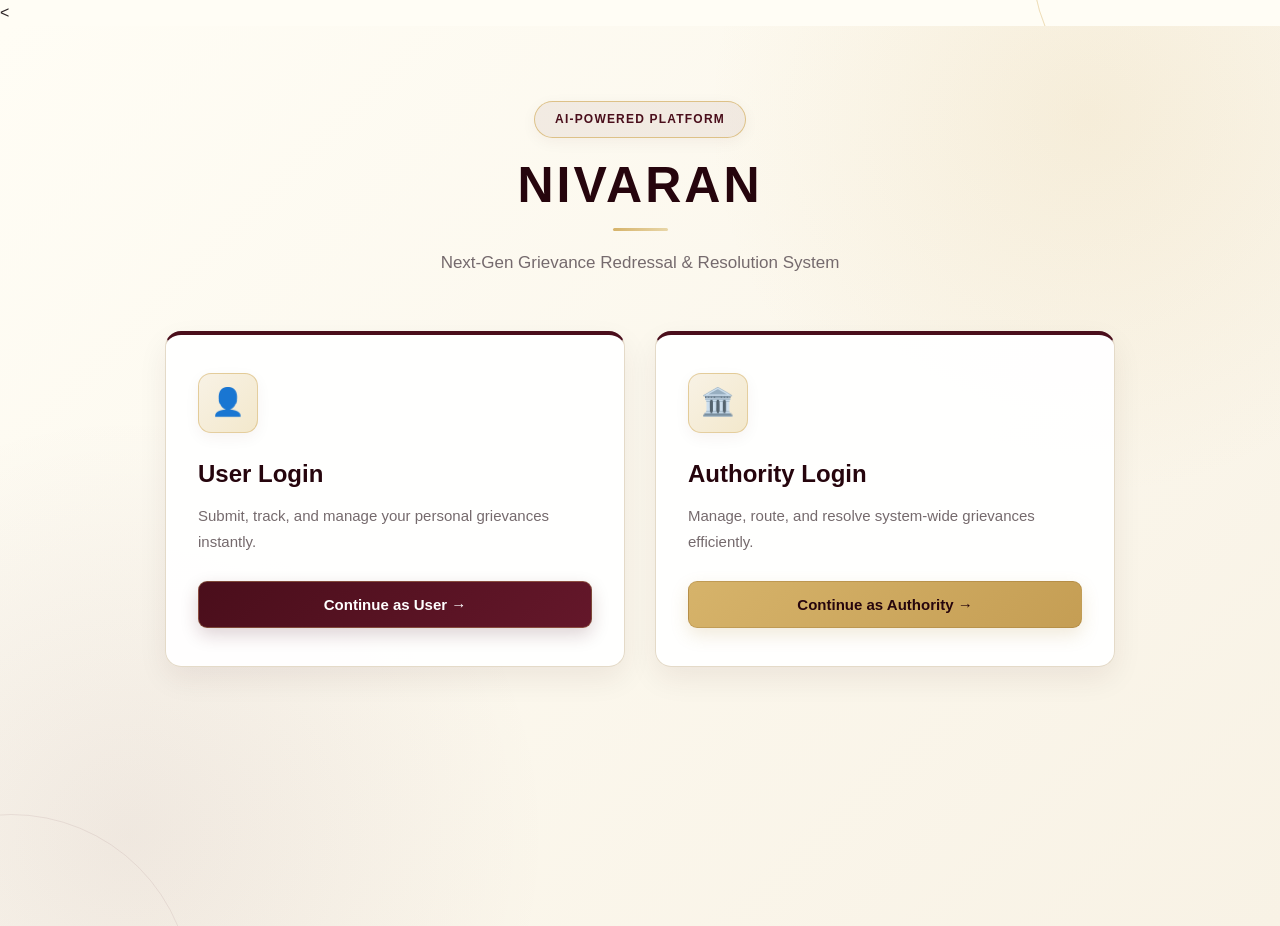
<file: index.html>
<<!DOCTYPE html>
<html lang="en">

<head>
    <meta charset="UTF-8">
    <meta name="viewport" content="width=device-width, initial-scale=1.0">
    <title>NIVARAN Portal - Select Login</title>
    <link rel="stylesheet" href="css/style.css">
</head>

<body>

    <div class="ambient-glow glow-1"></div>
    <div class="ambient-glow glow-2"></div>

    <div class="container">

        <header class="header">
            <span class="badge">AI-POWERED PLATFORM</span>

            <h1>NIVARAN</h1>

            <p>
                Next-Gen Grievance Redressal & Resolution System
            </p>
        </header>


        <div class="login-options">

            <!-- USER LOGIN -->
            <div class="login-card">

                <div class="card-icon">👤</div>

                <h2>User Login</h2>

                <p>
                    Submit, track, and manage your personal grievances instantly.
                </p>

                <button
                    class="btn btn-primary"
                    onclick="window.location.href='form.html'">
                    Continue as User &rarr;
                </button>

            </div>


            <!-- AUTHORITY LOGIN -->
            <div class="login-card highlight">

                <div class="card-icon">🏛️</div>

                <h2>Authority Login</h2>

                <p>
                    Manage, route, and resolve system-wide grievances efficiently.
                </p>

                <button
                    class="btn btn-secondary"
                    onclick="window.location.href='form.html'">
                    Continue as Authority &rarr;
                </button>

            </div>

        </div>

    </div>

</body>

</html>
</file>
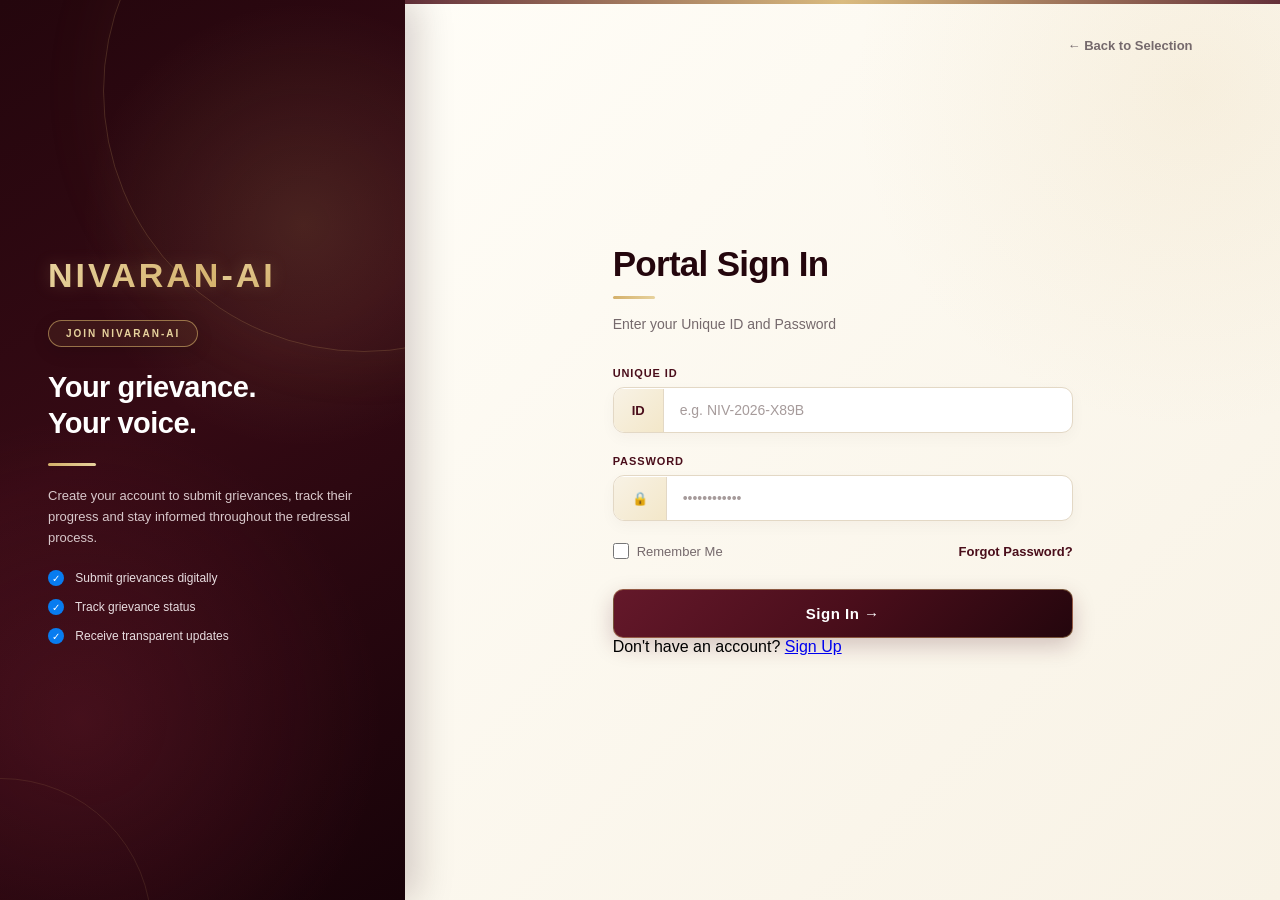
<file: form.html>
<!DOCTYPE html>
<html lang="en">

<head>
    <meta charset="UTF-8">
    <meta name="viewport" content="width=device-width, initial-scale=1.0">
    <title>NIVARAN | Login</title>
    <link rel="stylesheet" href="form.css">
</head>

<body>

    <div class="screen">

        <!-- Header Panel (1/3 Banner) -->
        <div class="header">

            <!-- Logo -->
            <div class="logo">
                <span>NIVARAN</span><span>-AI</span>
            </div>

            <!-- Join Button -->
            <div class="secure">
                JOIN NIVARAN-AI
            </div>

            <!-- Main Tagline -->
            <div class="tagline">
                Your grievance.<br>
                Your voice.
            </div>

            <!-- Description -->
            <p style="color: #D8C8CB; font-size: 13px; line-height: 1.6; margin-top: 20px; max-width: 420px; z-index: 3;">
                Create your account to submit grievances, track their progress
                and stay informed throughout the redressal process.
            </p>

            <!-- Features -->
            <div style="margin-top: 22px; z-index: 3;">

                <p style="color: #E8DDE0; font-size: 12px; margin-bottom: 13px;">
                    <span style="display: inline-flex; align-items: center; justify-content: center; width: 16px; height: 16px; border-radius: 50%; background: #087CF0; color: white; font-size: 10px; margin-right: 8px;">✓</span>
                    Submit grievances digitally
                </p>

                <p style="color: #E8DDE0; font-size: 12px; margin-bottom: 13px;">
                    <span style="display: inline-flex; align-items: center; justify-content: center; width: 16px; height: 16px; border-radius: 50%; background: #087CF0; color: white; font-size: 10px; margin-right: 8px;">✓</span>
                    Track grievance status
                </p>

                <p style="color: #E8DDE0; font-size: 12px;">
                    <span style="display: inline-flex; align-items: center; justify-content: center; width: 16px; height: 16px; border-radius: 50%; background: #087CF0; color: white; font-size: 10px; margin-right: 8px;">✓</span>
                    Receive transparent updates
                </p>

            </div>

        </div>


        <!-- Login Card Panel (2/3 Right Side) -->
        <div class="card">

            <a href="land.html" class="back">
                ← Back to Selection
            </a>

            <div class="card-content-wrapper">

                <h2>Portal Sign In</h2>

                <p class="card-subtitle">
                    Enter your Unique ID and Password
                </p>

                <!-- Unique ID -->
                <label class="unique-label">Unique ID</label>

                <div class="id-row">
                    <span class="id-box">ID</span>
                    <input type="text" class="id-input"
                        placeholder="e.g. NIV-2026-X89B" required>
                </div>

                <!-- Password -->
                <label class="password-label">Password</label>

                <div class="password-row">
                    <span class="lock-box">🔒</span>
                    <input type="password" class="password-input"
                        placeholder="••••••••••••" required>
                </div>

                <!-- Options -->
                <div class="options">

                    <label class="remember">
                        <input type="checkbox">
                        <span>Remember Me</span>
                    </label>

                    <a href="#" class="forgot">
                        Forgot Password?
                    </a>

                </div>

                <!-- Sign In Button -->
                <button type="submit" class="signin">
                    Sign In →
                </button>

                <!-- Sign Up Redirection Link -->
                <p class="signup-prompt">
                    Don't have an account?
                    <a href="signup.html">Sign Up</a>
                </p>

            </div>

        </div>

    </div>

</body>

</html>
</file>
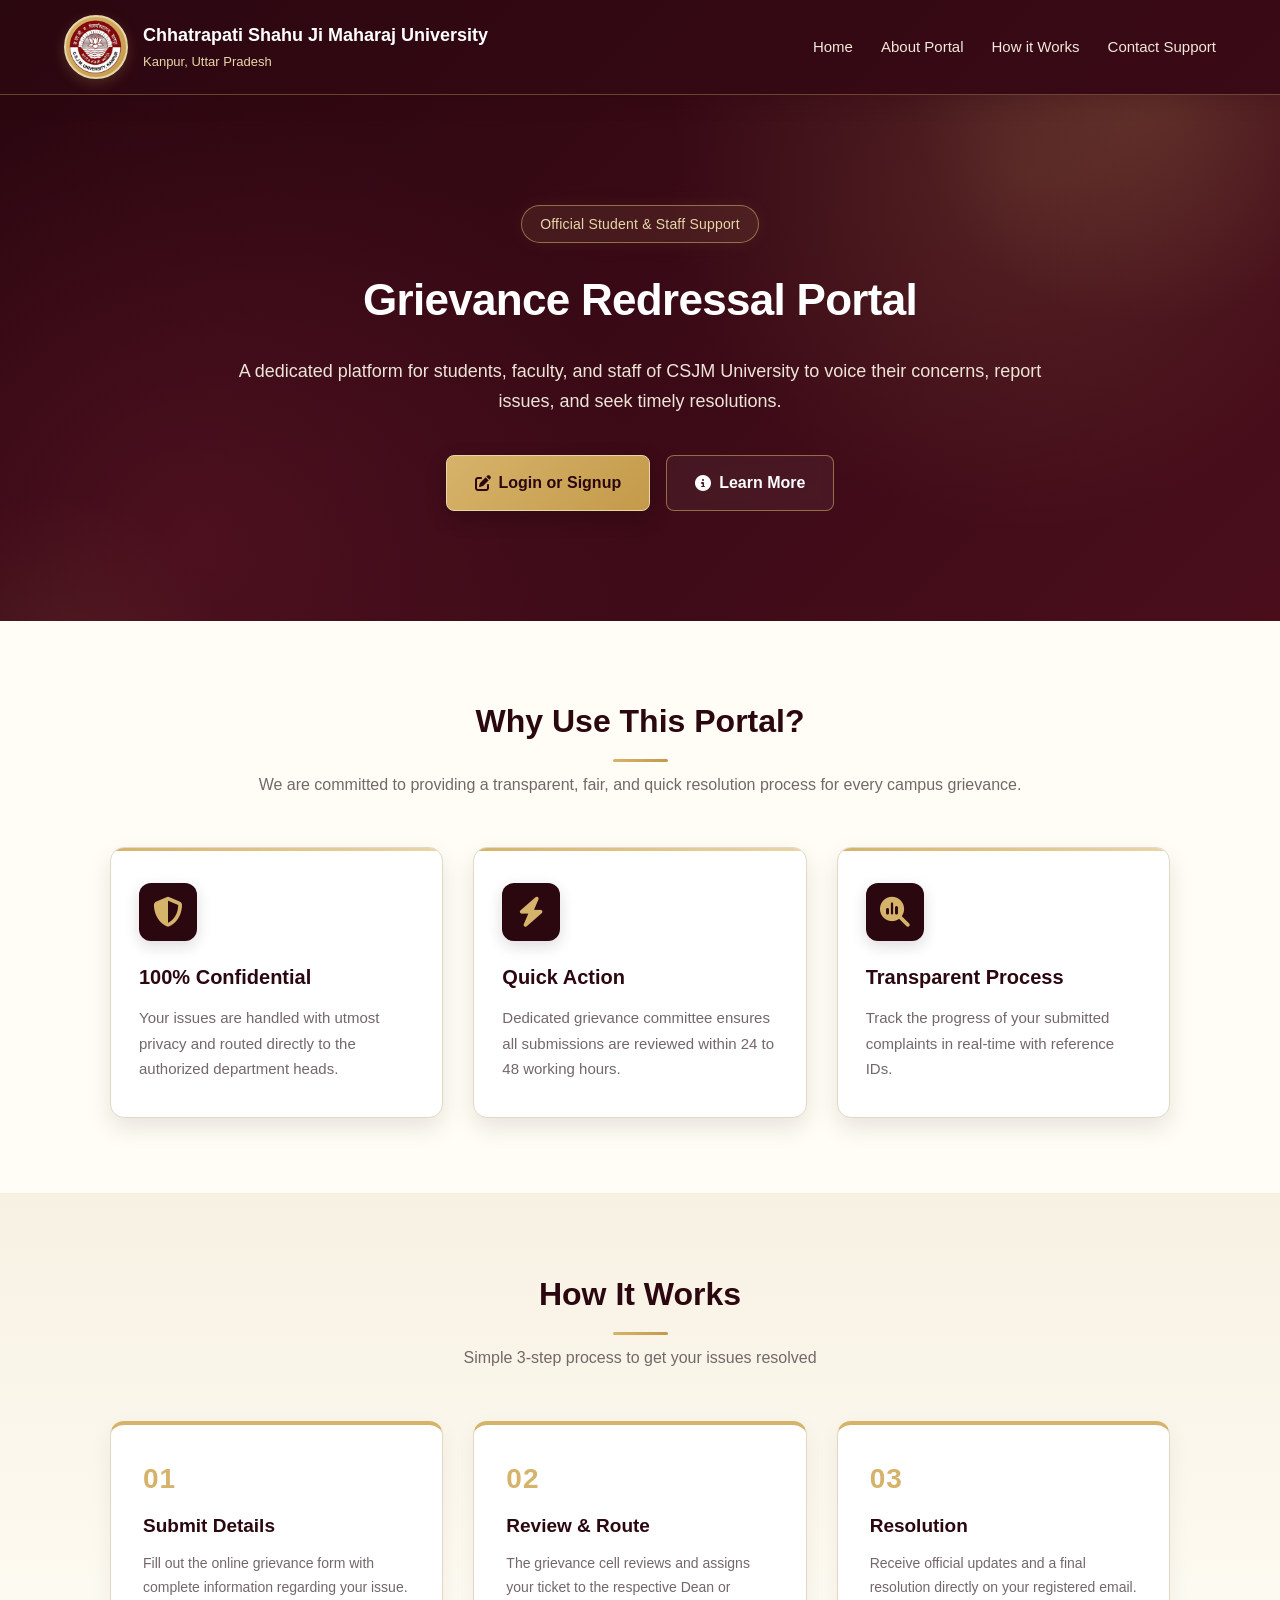
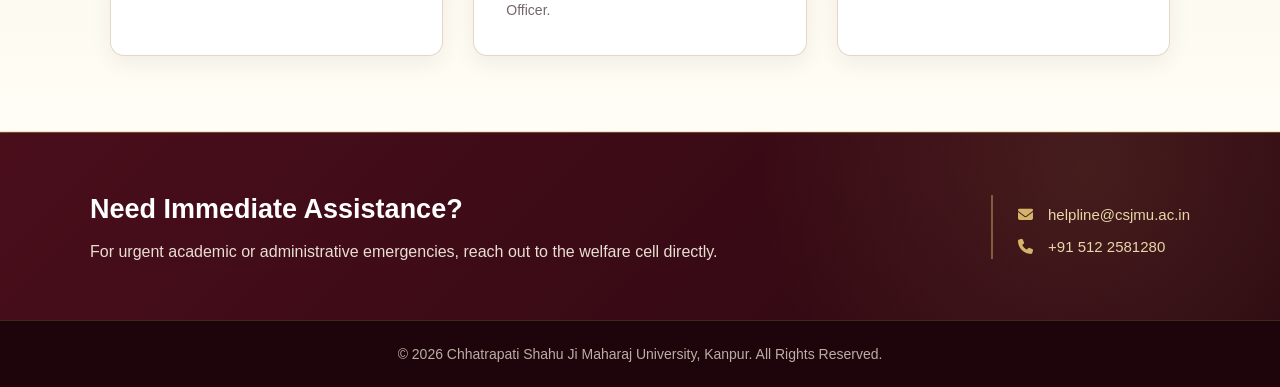
<file: land.html>
<!DOCTYPE html>
<html lang="en">

<head>
    <meta charset="UTF-8">
    <meta name="viewport" content="width=device-width, initial-scale=1.0">
    <title>Grievance Redressal Portal - CSJM University</title>
    <link rel="stylesheet" href="css/land.css">
    <!-- FontAwesome for Icons -->
    <link rel="stylesheet" href="https://cdnjs.cloudflare.com/ajax/libs/font-awesome/6.4.0/css/all.min.css">
</head>

<body>

    <!-- Header / Navigation -->
<header class="univ-header">

    <div class="header-container">

        <div class="logo-section">

            <!-- University Circular Logo -->
            <div class="logo-box">
                <img src="images/logo.png" alt="CSJMU Logo">
            </div>

            <div class="univ-title">
                <h2>Chhatrapati Shahu Ji Maharaj University</h2>
                <p>Kanpur, Uttar Pradesh</p>
            </div>

        </div>


        <nav class="nav-links">
            <a href="#home">Home</a>
            <a href="#about">About Portal</a>
            <a href="#process">How it Works</a>
            <a href="#contact">Contact Support</a>
        </nav>

    </div>

</header>

    <!-- Hero Section -->
    <section class="hero" id="home">
        <div class="hero-overlay"></div>
        <div class="hero-content">
            <span class="badge">Official Student & Staff Support</span>
            <h1>Grievance Redressal Portal</h1>
            <p>A dedicated platform for students, faculty, and staff of CSJM University to voice their concerns, report issues, and seek timely resolutions.</p>
            
            <div class="hero-buttons">
                <!-- Direct link to form.html -->
                <a href="index.html" class="btn btn-primary"><i class="fa-solid fa-pen-to-square"></i> Login or Signup</a>
                <a href="#about" class="btn btn-secondary"><i class="fa-solid fa-circle-info"></i> Learn More</a>
            </div>
        </div>
    </section>

    <!-- Key Highlights / Features -->
    <section class="features-section" id="about">
        <div class="container">
            <div class="section-title">
                <h2>Why Use This Portal?</h2>
                <p>We are committed to providing a transparent, fair, and quick resolution process for every campus grievance.</p>
            </div>

            <div class="cards-grid">
                <div class="info-card">
                    <div class="card-icon"><i class="fa-solid fa-shield-halved"></i></div>
                    <h3>100% Confidential</h3>
                    <p>Your issues are handled with utmost privacy and routed directly to the authorized department heads.</p>
                </div>

                <div class="info-card">
                    <div class="card-icon"><i class="fa-solid fa-bolt"></i></div>
                    <h3>Quick Action</h3>
                    <p>Dedicated grievance committee ensures all submissions are reviewed within 24 to 48 working hours.</p>
                </div>

                <div class="info-card">
                    <div class="card-icon"><i class="fa-solid fa-magnifying-glass-chart"></i></div>
                    <h3>Transparent Process</h3>
                    <p>Track the progress of your submitted complaints in real-time with reference IDs.</p>
                </div>
            </div>
        </div>
    </section>

    <!-- How It Works Section -->
    <section class="process-section" id="process">
        <div class="container">
            <div class="section-title">
                <h2>How It Works</h2>
                <p>Simple 3-step process to get your issues resolved</p>
            </div>

            <div class="steps-grid">
                <div class="step-card">
                    <div class="step-num">01</div>
                    <h3><a href="form.html" style="text-decoration: none; color: inherit;">Submit Details</a></h3>
                    <p>Fill out the online grievance form with complete information regarding your issue.</p>
                </div>

                <div class="step-card">
                    <div class="step-num">02</div>
                    <h3>Review & Route</h3>
                    <p>The grievance cell reviews and assigns your ticket to the respective Dean or Officer.</p>
                </div>

                <div class="step-card">
                    <div class="step-num">03</div>
                    <h3>Resolution</h3>
                    <p>Receive official updates and a final resolution directly on your registered email.</p>
                </div>
            </div>
        </div>
    </section>

    <!-- Helpdesk Banner -->
    <section class="help-banner" id="contact">
        <div class="container banner-box">
            <div>
                <h2>Need Immediate Assistance?</h2>
                <p>For urgent academic or administrative emergencies, reach out to the welfare cell directly.</p>
            </div>
            <div class="contact-info">
                <p><i class="fa-solid fa-envelope"></i> helpline@csjmu.ac.in</p>
                <p><i class="fa-solid fa-phone"></i> +91 512 2581280</p>
            </div>
        </div>
    </section>

    <!-- Footer -->
    <footer>
        <p>© 2026 Chhatrapati Shahu Ji Maharaj University, Kanpur. All Rights Reserved.</p>
    </footer>

</body>

</html>
</file>
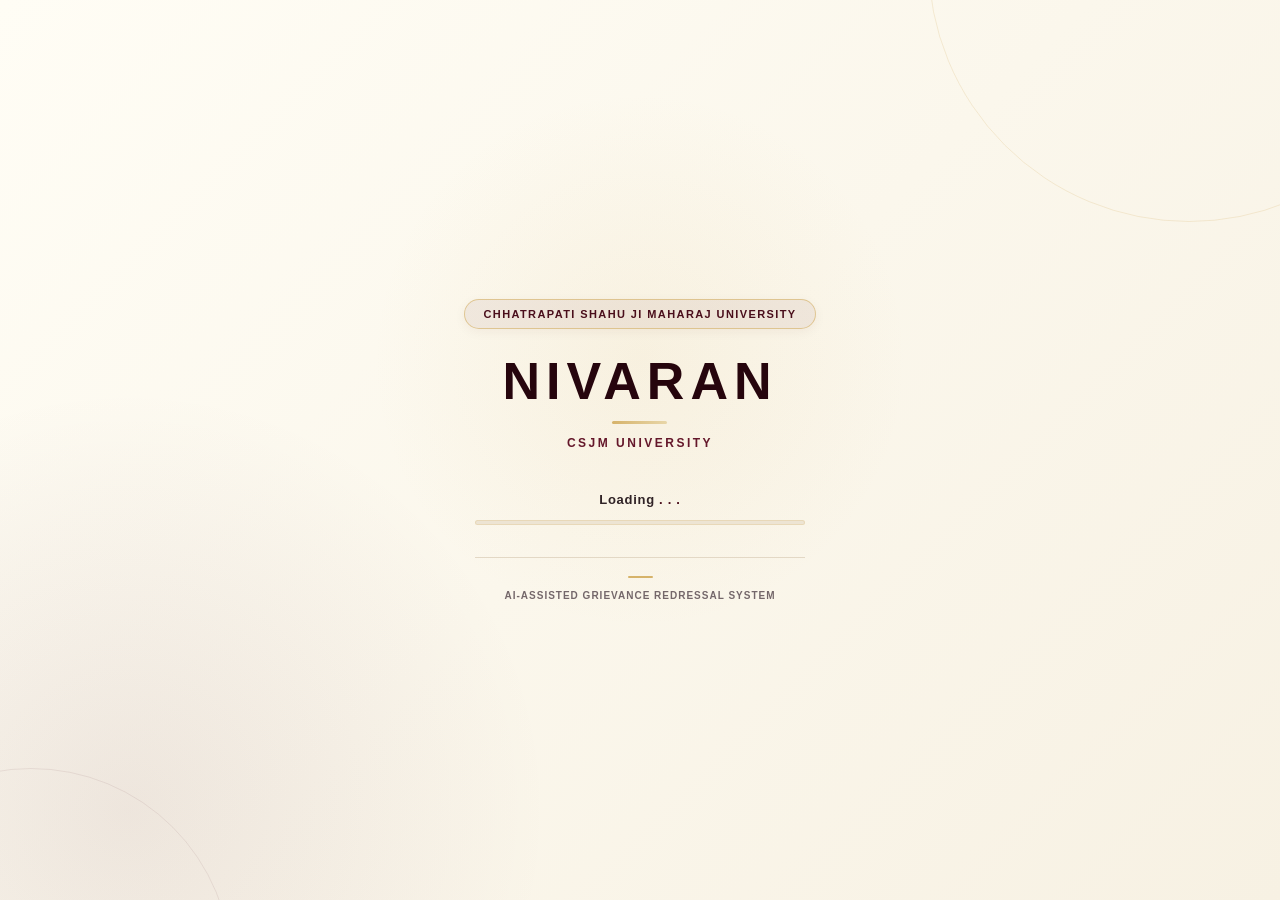
<file: load.html>
<!DOCTYPE html>
<html lang="en">

<head>

    <meta charset="UTF-8">

    <meta name="viewport" content="width=device-width, initial-scale=1.0">

    <title>NIVARAN | Loading</title>

    <link rel="stylesheet" href="load.css">

    <!-- Open landing page after 3 seconds -->
    <meta http-equiv="refresh" content="3;url=land.html">

</head>

<body>

    <div class="loader-screen">

        <div class="university">
            Chhatrapati Shahu Ji Maharaj University
        </div>

        <div class="logo">
            NIVARAN
        </div>

        <div class="subtitle">
            CSJM University
        </div>

        <div class="loading-area">

            <div class="loading-text">
                Loading
                <span class="dots">
                    <span>.</span>
                    <span>.</span>
                    <span>.</span>
                </span>
            </div>

            <div class="progress">
                <div class="progress-bar"></div>
            </div>

        </div>

        <div class="bottom-text">
            AI-Assisted Grievance Redressal System
        </div>

    </div>

</body>

</html>
</file>
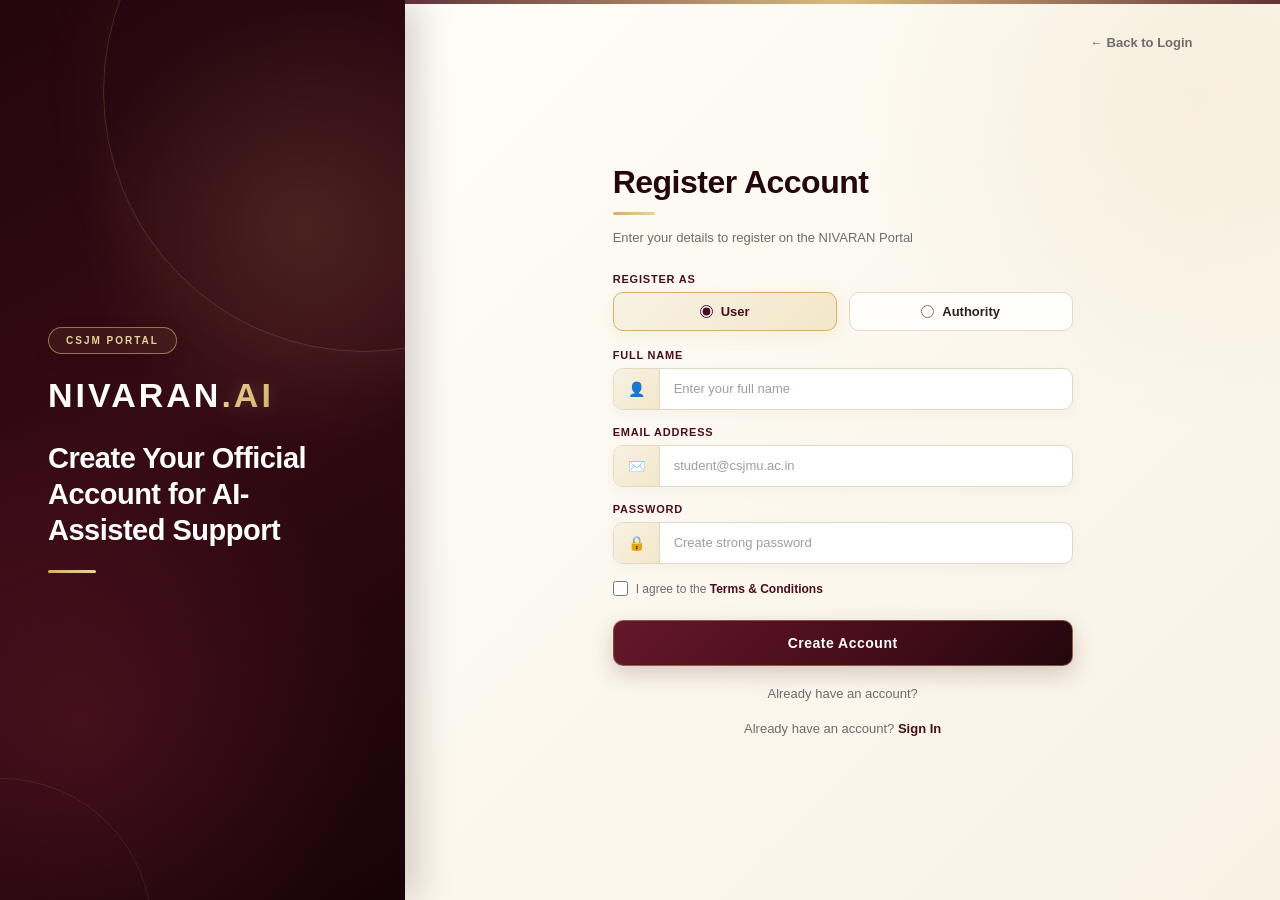
<file: signup.html>
<!DOCTYPE html>
<html lang="en">

<head>
    <meta charset="UTF-8">
    <meta name="viewport" content="width=device-width, initial-scale=1.0">
    <title>NIVARAN | Sign Up</title>
    <link rel="stylesheet" href="signup.css">
</head>

<body>

    <div class="screen">

        <!-- LEFT PANEL (1/3 BANNER) -->
        <div class="header">
            <div class="secure">CSJM PORTAL</div>
            <div class="logo">NIVARAN<span>.AI</span></div>
            <div class="tagline">Create Your Official Account for AI-Assisted Support</div>
        </div>

        <!-- RIGHT PANEL (2/3 REGISTRATION FORM) -->
        <div class="card">
            
            <a href="form.html" class="back">← Back to Login</a>

            <div class="card-content-wrapper">
                
                <h2>Register Account</h2>
                <p class="card-subtitle">Enter your details to register on the NIVARAN Portal</p>

                <form>
                    <!-- Role Selection -->
                    <label class="unique-label">Register As</label>
                    <div class="role-selector">
                        <label class="role-option">
                            <input type="radio" name="role" value="student" checked>
                            <span>User</span>
                        </label>
                        <label class="role-option">
                            <input type="radio" name="role" value="faculty">
                            <span>Authority</span>
                        </label>
                    </div>

                    <!-- Full Name -->
                    <label class="unique-label">Full Name</label>
                    <div class="input-row">
                        <div class="input-icon">👤</div>
                        <input type="text" class="form-input" placeholder="Enter your full name" required>
                    </div>


                    <!-- Official Email -->
                    <label class="unique-label">Email Address</label>
                    <div class="input-row">
                        <div class="input-icon">✉️</div>
                        <input type="email" class="form-input" placeholder="student@csjmu.ac.in" required>
                    </div>

                    <!-- Password -->
                    <label class="unique-label">Password</label>
                    <div class="input-row">
                        <div class="input-icon">🔒</div>
                        <input type="password" class="form-input" placeholder="Create strong password" required>
                    </div>

                    <!-- Terms Checkbox -->
                    <div class="options">
                        <label class="terms">
                            <input type="checkbox" required>
                            <span>I agree to the <a href="#">Terms & Conditions</a></span>
                        </label>
                    </div>

                    <!-- Action Button -->
                    <button type="submit" class="signup-btn">Create Account</button>

                    <!-- Existing User Link -->
                    <p class="login-prompt">
                        Already have an account? <p class="login-prompt">
                     Already have an account? <a href="form.html">Sign In</a>
                     </p>
                </form>

            </div>

        </div>

    </div>

</body>

</html>
</file>
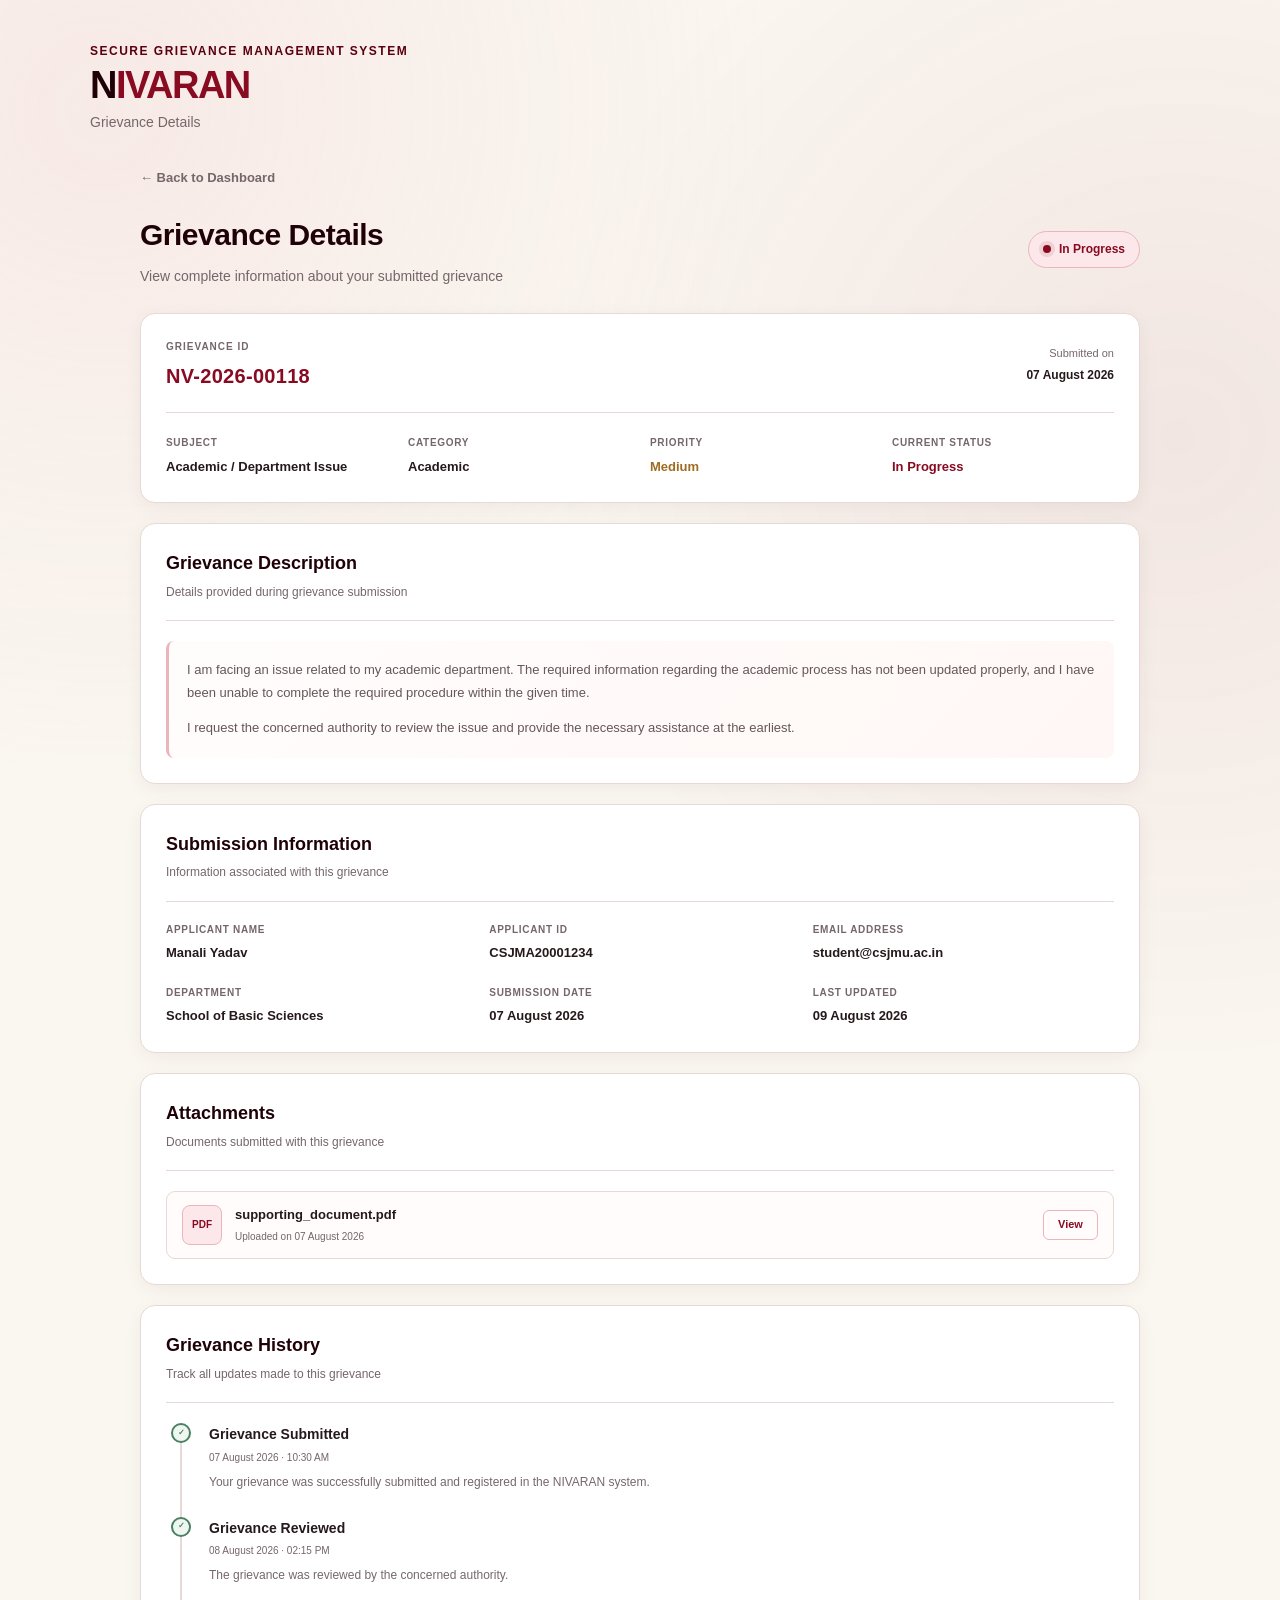
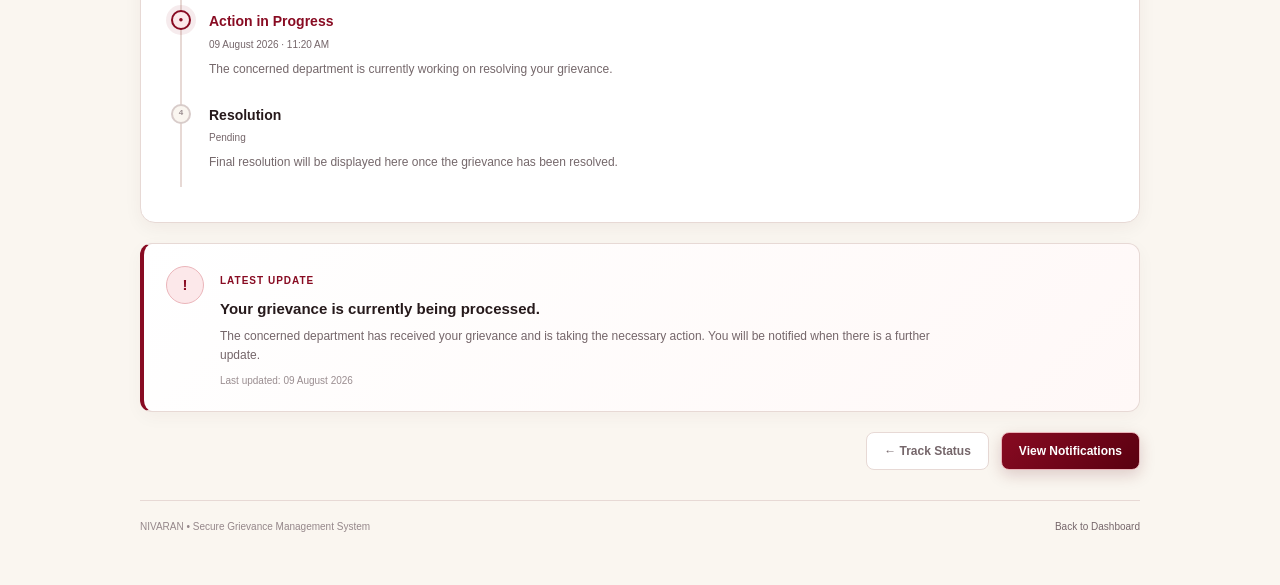
<file: css/detail.html>
<!DOCTYPE html>
<html lang="en">

<head>
    <meta charset="UTF-8">
    <meta name="viewport" content="width=device-width, initial-scale=1.0">

    <title>NIVARAN - Grievance Details</title>

    <link rel="stylesheet" href="detail.css">
</head>

<body>

    <!-- =========================================
         MAIN SCREEN
    ========================================== -->

    <div class="screen">

        <!-- =========================================
             HEADER
        ========================================== -->

        <header class="header">

            <div class="secure">
                Secure Grievance Management System
            </div>

            <div class="logo">
                N<span>IVARAN</span>
            </div>

            <div class="tagline">
                Grievance Details
            </div>

        </header>


        <!-- =========================================
             MAIN CONTENT
        ========================================== -->

        <main class="details-container">

            <!-- Back Button -->

            <div class="back-section">

                <a href="user.html" class="back-btn">
                    ← Back to Dashboard
                </a>

            </div>


            <!-- =========================================
                 PAGE TITLE
            ========================================== -->

            <section class="page-heading">

                <div>
                    <h1>Grievance Details</h1>

                    <p>
                        View complete information about your submitted grievance
                    </p>
                </div>

                <div class="status-badge">
                    <span class="status-dot"></span>
                    In Progress
                </div>

            </section>


            <!-- =========================================
                 GRIEVANCE SUMMARY
            ========================================== -->

            <section class="summary-card">

                <div class="summary-top">

                    <div>
                        <span class="small-label">
                            Grievance ID
                        </span>

                        <h2>
                            NV-2026-00118
                        </h2>
                    </div>

                    <div class="submitted-info">
                        Submitted on
                        <strong>07 August 2026</strong>
                    </div>

                </div>


                <div class="summary-grid">

                    <div class="summary-item">

                        <span>Subject</span>

                        <strong>
                            Academic / Department Issue
                        </strong>

                    </div>


                    <div class="summary-item">

                        <span>Category</span>

                        <strong>
                            Academic
                        </strong>

                    </div>


                    <div class="summary-item">

                        <span>Priority</span>

                        <strong class="priority">
                            Medium
                        </strong>

                    </div>


                    <div class="summary-item">

                        <span>Current Status</span>

                        <strong class="current">
                            In Progress
                        </strong>

                    </div>

                </div>

            </section>


            <!-- =========================================
                 GRIEVANCE DESCRIPTION
            ========================================== -->

            <section class="content-card">

                <div class="card-heading">

                    <div>
                        <h2>Grievance Description</h2>

                        <p>
                            Details provided during grievance submission
                        </p>
                    </div>

                </div>


                <div class="description-box">

                    <p>
                        I am facing an issue related to my academic department.
                        The required information regarding the academic process
                        has not been updated properly, and I have been unable to
                        complete the required procedure within the given time.
                    </p>

                    <p>
                        I request the concerned authority to review the issue
                        and provide the necessary assistance at the earliest.
                    </p>

                </div>

            </section>


            <!-- =========================================
                 SUBMITTED INFORMATION
            ========================================== -->

            <section class="content-card">

                <div class="card-heading">

                    <div>
                        <h2>Submission Information</h2>

                        <p>
                            Information associated with this grievance
                        </p>
                    </div>

                </div>


                <div class="information-grid">

                    <div class="information-item">

                        <span>Applicant Name</span>

                        <strong>
                            Manali Yadav
                        </strong>

                    </div>


                    <div class="information-item">

                        <span>Applicant ID</span>

                        <strong>
                            CSJMA20001234
                        </strong>

                    </div>


                    <div class="information-item">

                        <span>Email Address</span>

                        <strong>
                            student@csjmu.ac.in
                        </strong>

                    </div>


                    <div class="information-item">

                        <span>Department</span>

                        <strong>
                            School of Basic Sciences
                        </strong>

                    </div>


                    <div class="information-item">

                        <span>Submission Date</span>

                        <strong>
                            07 August 2026
                        </strong>

                    </div>


                    <div class="information-item">

                        <span>Last Updated</span>

                        <strong>
                            09 August 2026
                        </strong>

                    </div>

                </div>

            </section>


            <!-- =========================================
                 ATTACHMENTS
            ========================================== -->

            <section class="content-card">

                <div class="card-heading">

                    <div>
                        <h2>Attachments</h2>

                        <p>
                            Documents submitted with this grievance
                        </p>
                    </div>

                </div>


                <div class="attachment">

                    <div class="file-icon">
                        PDF
                    </div>

                    <div class="file-info">

                        <h3>
                            supporting_document.pdf
                        </h3>

                        <p>
                            Uploaded on 07 August 2026
                        </p>

                    </div>

                    <a href="#" class="view-file">
                        View
                    </a>

                </div>

            </section>


            <!-- =========================================
                 GRIEVANCE HISTORY
            ========================================== -->

            <section class="content-card history-card">

                <div class="card-heading">

                    <div>
                        <h2>Grievance History</h2>

                        <p>
                            Track all updates made to this grievance
                        </p>
                    </div>

                </div>


                <div class="history">

                    <!-- History Item 1 -->

                    <div class="history-item completed">

                        <div class="history-marker">
                            ✓
                        </div>

                        <div class="history-content">

                            <h3>
                                Grievance Submitted
                            </h3>

                            <span>
                                07 August 2026 · 10:30 AM
                            </span>

                            <p>
                                Your grievance was successfully submitted
                                and registered in the NIVARAN system.
                            </p>

                        </div>

                    </div>


                    <!-- History Item 2 -->

                    <div class="history-item completed">

                        <div class="history-marker">
                            ✓
                        </div>

                        <div class="history-content">

                            <h3>
                                Grievance Reviewed
                            </h3>

                            <span>
                                08 August 2026 · 02:15 PM
                            </span>

                            <p>
                                The grievance was reviewed by the concerned
                                authority.
                            </p>

                        </div>

                    </div>


                    <!-- History Item 3 -->

                    <div class="history-item active">

                        <div class="history-marker">
                            ●
                        </div>

                        <div class="history-content">

                            <h3>
                                Action in Progress
                            </h3>

                            <span>
                                09 August 2026 · 11:20 AM
                            </span>

                            <p>
                                The concerned department is currently working
                                on resolving your grievance.
                            </p>

                        </div>

                    </div>


                    <!-- History Item 4 -->

                    <div class="history-item">

                        <div class="history-marker">
                            4
                        </div>

                        <div class="history-content">

                            <h3>
                                Resolution
                            </h3>

                            <span>
                                Pending
                            </span>

                            <p>
                                Final resolution will be displayed here once
                                the grievance has been resolved.
                            </p>

                        </div>

                    </div>

                </div>

            </section>


            <!-- =========================================
                 CURRENT UPDATE
            ========================================== -->

            <section class="update-box">

                <div class="update-icon">
                    !
                </div>

                <div>

                    <span class="update-label">
                        Latest Update
                    </span>

                    <h2>
                        Your grievance is currently being processed.
                    </h2>

                    <p>
                        The concerned department has received your grievance
                        and is taking the necessary action. You will be
                        notified when there is a further update.
                    </p>

                    <span class="update-date">
                        Last updated: 09 August 2026
                    </span>

                </div>

            </section>


            <!-- =========================================
                 ACTION BUTTONS
            ========================================== -->

            <div class="bottom-actions">

                <a href="track.html" class="secondary-btn">
                    ← Track Status
                </a>

                <a href="notifications.html" class="primary-btn">
                    View Notifications
                </a>

            </div>


            <!-- =========================================
                 FOOTER
            ========================================== -->

            <footer class="footer">

                <span>
                    NIVARAN • Secure Grievance Management System
                </span>

                <a href="user.html">
                    Back to Dashboard
                </a>

            </footer>

        </main>

    </div>

</body>

</html>
</file>
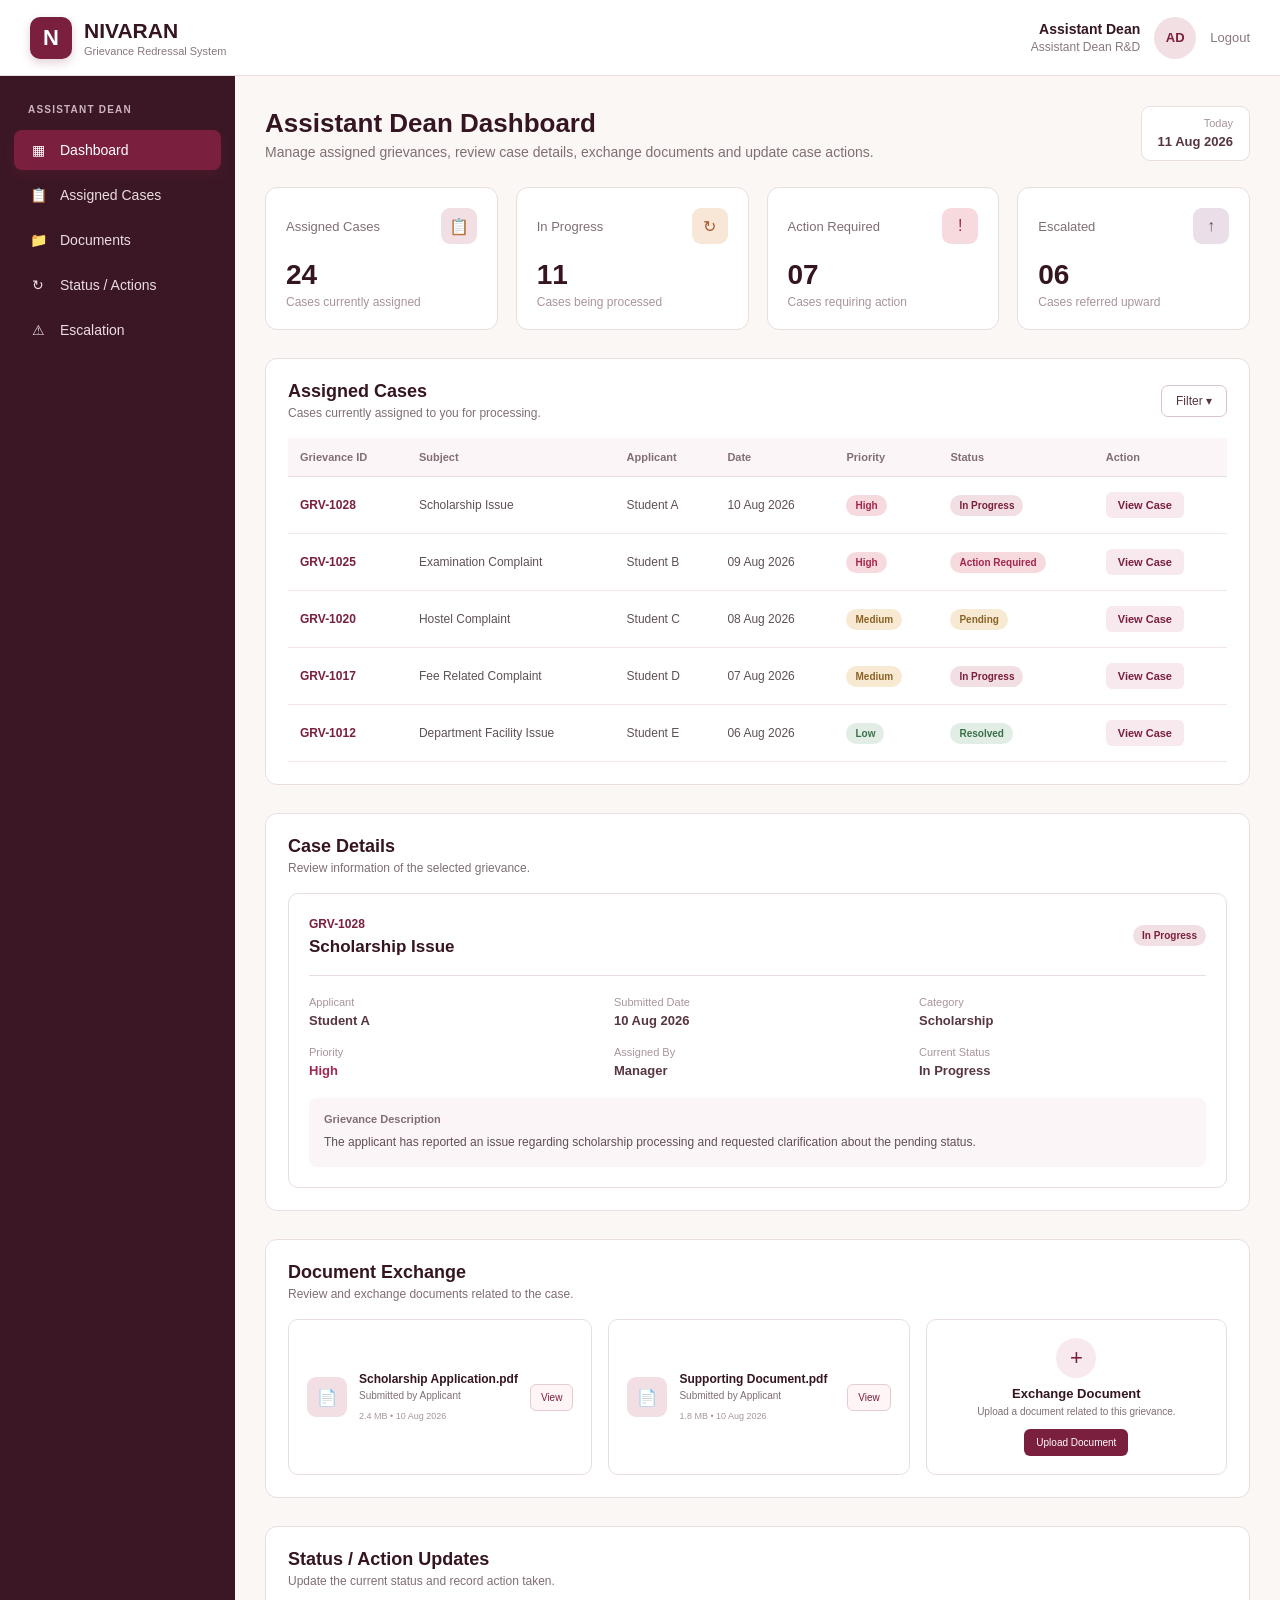
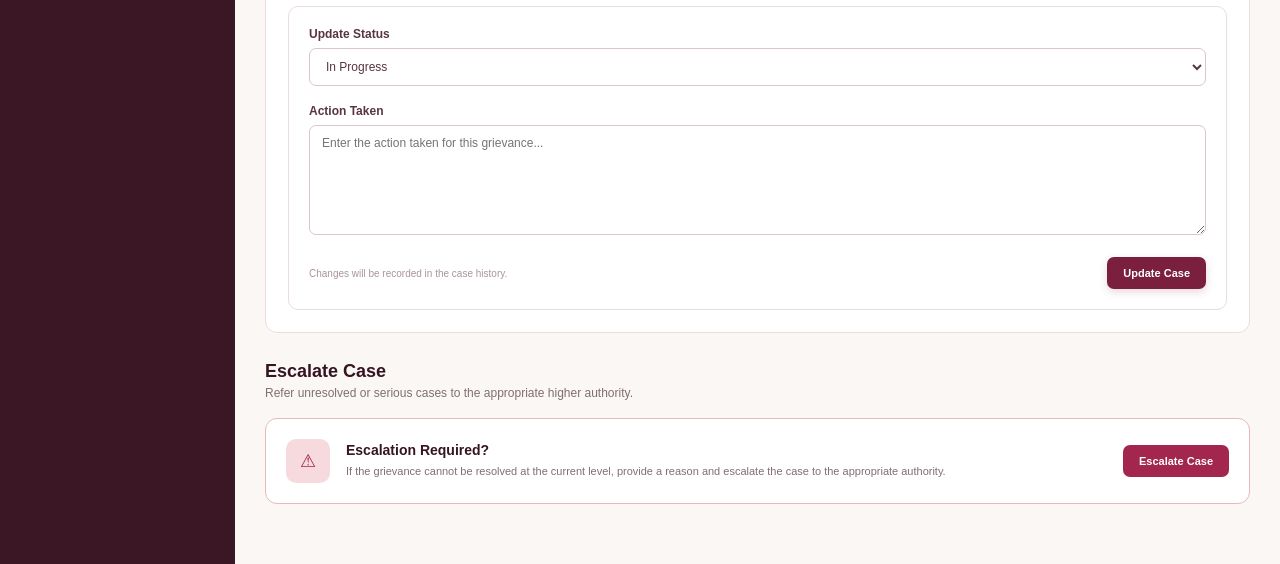
<file: dashboard/assistant.html>
<!DOCTYPE html>
<html lang="en">

<head>
    <meta charset="UTF-8">
    <meta name="viewport" content="width=device-width, initial-scale=1.0">

    <title>NIVARAN - Assistant Dean Dashboard</title>

    <link rel="stylesheet" href="assistant.css">
</head>

<body>

    <!-- =========================================
         HEADER
    ========================================== -->

    <header class="topbar">

        <div class="brand">

            <div class="brand-icon">
                N
            </div>

            <div class="brand-text">
                <h1>NIVARAN</h1>
                <span>Grievance Redressal System</span>
            </div>

        </div>


        <div class="profile-area">

            <div class="profile-info">
                <strong>Assistant Dean</strong>
                <span>Assistant Dean R&D</span>
            </div>

            <div class="profile-avatar">
                AD
            </div>

            <button class="logout-btn">
                Logout
            </button>

        </div>

    </header>



    <!-- =========================================
         DASHBOARD LAYOUT
    ========================================== -->

    <div class="dashboard-layout">


        <!-- =====================================
             SIDEBAR
        ====================================== -->

        <aside class="sidebar">

            <div class="sidebar-title">
                ASSISTANT DEAN
            </div>


            <a href="#" class="nav-item active">
                <span class="nav-icon">▦</span>
                Dashboard
            </a>


            <a href="#assigned" class="nav-item">
                <span class="nav-icon">📋</span>
                Assigned Cases
            </a>


            <a href="#documents" class="nav-item">
                <span class="nav-icon">📁</span>
                Documents
            </a>


            <a href="#updates" class="nav-item">
                <span class="nav-icon">↻</span>
                Status / Actions
            </a>


            <a href="#escalation" class="nav-item">
                <span class="nav-icon">⚠</span>
                Escalation
            </a>

        </aside>



        <!-- =====================================
             MAIN CONTENT
        ====================================== -->

        <main class="main-content">


            <!-- PAGE HEADER -->

            <section class="page-heading">

                <div>

                    <h2>
                        Assistant Dean Dashboard
                    </h2>

                    <p>
                        Manage assigned grievances, review case details,
                        exchange documents and update case actions.
                    </p>

                </div>


                <div class="date-box">

                    <span>Today</span>

                    <strong>
                        11 Aug 2026
                    </strong>

                </div>

            </section>



            <!-- =================================
                 SUMMARY CARDS
            ================================== -->

            <section class="summary-grid">


                <div class="summary-card">

                    <div class="card-top">

                        <span>
                            Assigned Cases
                        </span>

                        <div class="card-icon blue">
                            📋
                        </div>

                    </div>

                    <h3>
                        24
                    </h3>

                    <p>
                        Cases currently assigned
                    </p>

                </div>



                <div class="summary-card">

                    <div class="card-top">

                        <span>
                            In Progress
                        </span>

                        <div class="card-icon orange">
                            ↻
                        </div>

                    </div>

                    <h3>
                        11
                    </h3>

                    <p>
                        Cases being processed
                    </p>

                </div>



                <div class="summary-card">

                    <div class="card-top">

                        <span>
                            Action Required
                        </span>

                        <div class="card-icon red">
                            !
                        </div>

                    </div>

                    <h3>
                        07
                    </h3>

                    <p>
                        Cases requiring action
                    </p>

                </div>



                <div class="summary-card">

                    <div class="card-top">

                        <span>
                            Escalated
                        </span>

                        <div class="card-icon purple">
                            ↑
                        </div>

                    </div>

                    <h3>
                        06
                    </h3>

                    <p>
                        Cases referred upward
                    </p>

                </div>

            </section>



            <!-- =================================
                 ASSIGNED CASES
            ================================== -->

            <section class="cases-section" id="assigned">


                <div class="section-heading">

                    <div>

                        <h2>
                            Assigned Cases
                        </h2>

                        <p>
                            Cases currently assigned to you for processing.
                        </p>

                    </div>


                    <button class="filter-btn">
                        Filter ▾
                    </button>

                </div>



                <div class="table-container">

                    <table>

                        <thead>

                            <tr>

                                <th>
                                    Grievance ID
                                </th>

                                <th>
                                    Subject
                                </th>

                                <th>
                                    Applicant
                                </th>

                                <th>
                                    Date
                                </th>

                                <th>
                                    Priority
                                </th>

                                <th>
                                    Status
                                </th>

                                <th>
                                    Action
                                </th>

                            </tr>

                        </thead>


                        <tbody>


                            <tr>

                                <td>
                                    <strong>
                                        GRV-1028
                                    </strong>
                                </td>

                                <td>
                                    Scholarship Issue
                                </td>

                                <td>
                                    Student A
                                </td>

                                <td>
                                    10 Aug 2026
                                </td>

                                <td>
                                    <span class="priority high">
                                        High
                                    </span>
                                </td>

                                <td>
                                    <span class="status progress">
                                        In Progress
                                    </span>
                                </td>

                                <td>
                                    <button class="view-btn">
                                        View Case
                                    </button>
                                </td>

                            </tr>



                            <tr>

                                <td>
                                    <strong>
                                        GRV-1025
                                    </strong>
                                </td>

                                <td>
                                    Examination Complaint
                                </td>

                                <td>
                                    Student B
                                </td>

                                <td>
                                    09 Aug 2026
                                </td>

                                <td>
                                    <span class="priority high">
                                        High
                                    </span>
                                </td>

                                <td>
                                    <span class="status action">
                                        Action Required
                                    </span>
                                </td>

                                <td>
                                    <button class="view-btn">
                                        View Case
                                    </button>
                                </td>

                            </tr>



                            <tr>

                                <td>
                                    <strong>
                                        GRV-1020
                                    </strong>
                                </td>

                                <td>
                                    Hostel Complaint
                                </td>

                                <td>
                                    Student C
                                </td>

                                <td>
                                    08 Aug 2026
                                </td>

                                <td>
                                    <span class="priority medium">
                                        Medium
                                    </span>
                                </td>

                                <td>
                                    <span class="status pending">
                                        Pending
                                    </span>
                                </td>

                                <td>
                                    <button class="view-btn">
                                        View Case
                                    </button>
                                </td>

                            </tr>



                            <tr>

                                <td>
                                    <strong>
                                        GRV-1017
                                    </strong>
                                </td>

                                <td>
                                    Fee Related Complaint
                                </td>

                                <td>
                                    Student D
                                </td>

                                <td>
                                    07 Aug 2026
                                </td>

                                <td>
                                    <span class="priority medium">
                                        Medium
                                    </span>
                                </td>

                                <td>
                                    <span class="status progress">
                                        In Progress
                                    </span>
                                </td>

                                <td>
                                    <button class="view-btn">
                                        View Case
                                    </button>
                                </td>

                            </tr>



                            <tr>

                                <td>
                                    <strong>
                                        GRV-1012
                                    </strong>
                                </td>

                                <td>
                                    Department Facility Issue
                                </td>

                                <td>
                                    Student E
                                </td>

                                <td>
                                    06 Aug 2026
                                </td>

                                <td>
                                    <span class="priority low">
                                        Low
                                    </span>
                                </td>

                                <td>
                                    <span class="status resolved">
                                        Resolved
                                    </span>
                                </td>

                                <td>
                                    <button class="view-btn">
                                        View Case
                                    </button>
                                </td>

                            </tr>


                        </tbody>

                    </table>

                </div>

            </section>



            <!-- =================================
                 CASE DETAILS
            ================================== -->

            <section class="case-details-section">

                <div class="section-heading">

                    <div>

                        <h2>
                            Case Details
                        </h2>

                        <p>
                            Review information of the selected grievance.
                        </p>

                    </div>

                </div>



                <div class="case-details-card">


                    <div class="case-header">

                        <div>

                            <span class="case-id">
                                GRV-1028
                            </span>

                            <h3>
                                Scholarship Issue
                            </h3>

                        </div>


                        <span class="status progress">
                            In Progress
                        </span>

                    </div>



                    <div class="details-grid">


                        <div class="detail-item">

                            <span>
                                Applicant
                            </span>

                            <strong>
                                Student A
                            </strong>

                        </div>


                        <div class="detail-item">

                            <span>
                                Submitted Date
                            </span>

                            <strong>
                                10 Aug 2026
                            </strong>

                        </div>


                        <div class="detail-item">

                            <span>
                                Category
                            </span>

                            <strong>
                                Scholarship
                            </strong>

                        </div>


                        <div class="detail-item">

                            <span>
                                Priority
                            </span>

                            <strong class="high-text">
                                High
                            </strong>

                        </div>


                        <div class="detail-item">

                            <span>
                                Assigned By
                            </span>

                            <strong>
                                Manager
                            </strong>

                        </div>


                        <div class="detail-item">

                            <span>
                                Current Status
                            </span>

                            <strong>
                                In Progress
                            </strong>

                        </div>

                    </div>



                    <div class="description-box">

                        <span>
                            Grievance Description
                        </span>

                        <p>
                            The applicant has reported an issue regarding
                            scholarship processing and requested clarification
                            about the pending status.
                        </p>

                    </div>

                </div>

            </section>



            <!-- =================================
                 DOCUMENT EXCHANGE
            ================================== -->

            <section class="documents-section" id="documents">

                <div class="section-heading">

                    <div>

                        <h2>
                            Document Exchange
                        </h2>

                        <p>
                            Review and exchange documents related to the case.
                        </p>

                    </div>

                </div>



                <div class="document-grid">


                    <div class="document-card">

                        <div class="document-icon">
                            📄
                        </div>

                        <div class="document-info">

                            <h3>
                                Scholarship Application.pdf
                            </h3>

                            <p>
                                Submitted by Applicant
                            </p>

                            <span>
                                2.4 MB • 10 Aug 2026
                            </span>

                        </div>

                        <button class="document-btn">
                            View
                        </button>

                    </div>



                    <div class="document-card">

                        <div class="document-icon">
                            📄
                        </div>

                        <div class="document-info">

                            <h3>
                                Supporting Document.pdf
                            </h3>

                            <p>
                                Submitted by Applicant
                            </p>

                            <span>
                                1.8 MB • 10 Aug 2026
                            </span>

                        </div>

                        <button class="document-btn">
                            View
                        </button>

                    </div>



                    <div class="upload-card">

                        <div class="upload-icon">
                            +
                        </div>

                        <h3>
                            Exchange Document
                        </h3>

                        <p>
                            Upload a document related to this grievance.
                        </p>

                        <button class="upload-btn">
                            Upload Document
                        </button>

                    </div>


                </div>

            </section>



            <!-- =================================
                 STATUS / ACTION UPDATE
            ================================== -->

            <section class="updates-section" id="updates">

                <div class="section-heading">

                    <div>

                        <h2>
                            Status / Action Updates
                        </h2>

                        <p>
                            Update the current status and record action taken.
                        </p>

                    </div>

                </div>



                <div class="update-panel">


                    <div class="form-group">

                        <label for="status">
                            Update Status
                        </label>

                        <select id="status">

                            <option>
                                Select Status
                            </option>

                            <option>
                                Pending
                            </option>

                            <option selected>
                                In Progress
                            </option>

                            <option>
                                Awaiting Information
                            </option>

                            <option>
                                Resolved
                            </option>

                        </select>

                    </div>



                    <div class="form-group">

                        <label for="action">
                            Action Taken
                        </label>

                        <textarea id="action"
                            placeholder="Enter the action taken for this grievance..."></textarea>

                    </div>



                    <div class="update-footer">

                        <span>
                            Changes will be recorded in the case history.
                        </span>

                        <button class="update-btn">
                            Update Case
                        </button>

                    </div>

                </div>

            </section>



            <!-- =================================
                 ESCALATION
            ================================== -->

            <section class="escalation-section" id="escalation">

                <div class="section-heading">

                    <div>

                        <h2>
                            Escalate Case
                        </h2>

                        <p>
                            Refer unresolved or serious cases to the
                            appropriate higher authority.
                        </p>

                    </div>

                </div>



                <div class="escalation-card">


                    <div class="escalation-icon">
                        ⚠
                    </div>


                    <div class="escalation-content">

                        <h3>
                            Escalation Required?
                        </h3>

                        <p>
                            If the grievance cannot be resolved at the
                            current level, provide a reason and escalate
                            the case to the appropriate authority.
                        </p>

                    </div>


                    <button class="escalate-btn">
                        Escalate Case
                    </button>

                </div>

            </section>


        </main>

    </div>

</body>

</html>
</file>
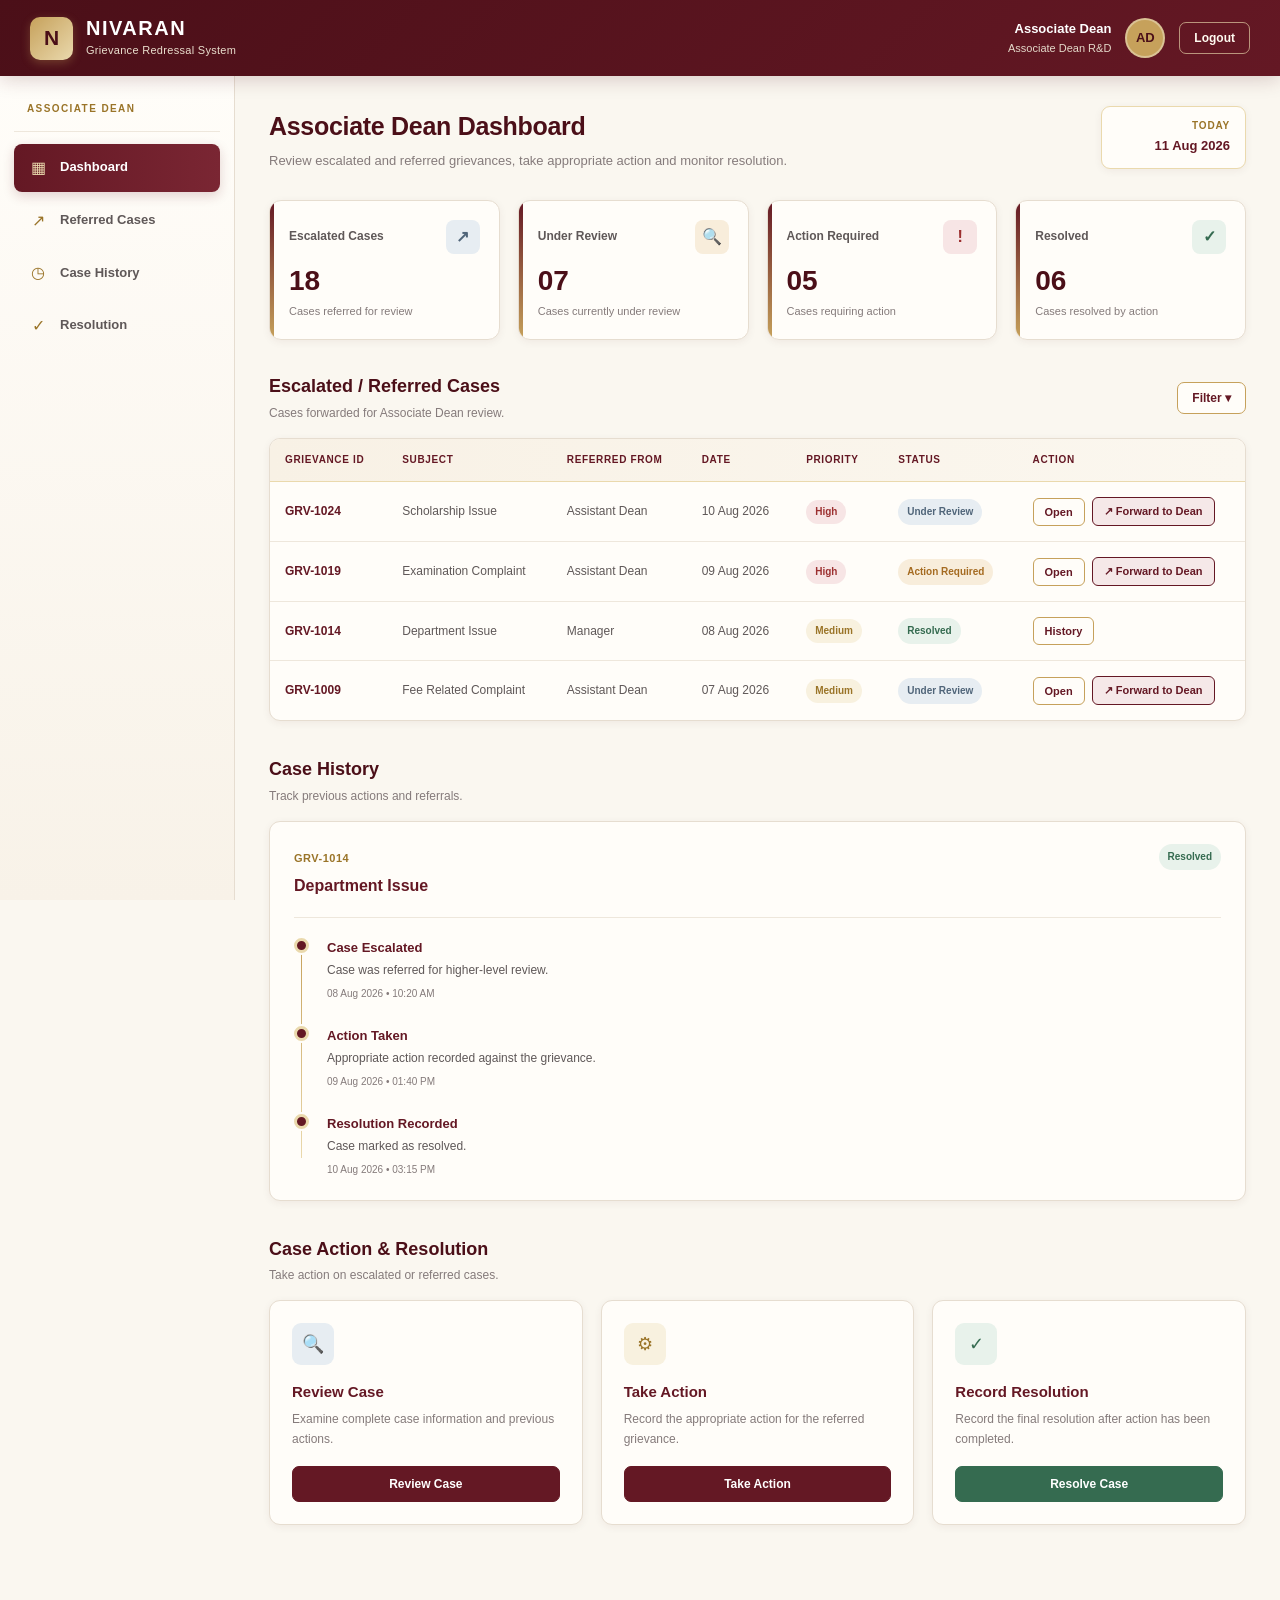
<file: dashboard/associate.html>
<!DOCTYPE html>
<html lang="en">

<head>

    <meta charset="UTF-8">

    <meta
        name="viewport"
        content="width=device-width, initial-scale=1.0"
    >

    <title>NIVARAN - Associate Dean Dashboard</title>

    <link rel="stylesheet" href="associate.css">

</head>


<body>


    <!-- =====================================================
         HEADER
    ====================================================== -->

    <header class="topbar">

        <div class="brand">

            <div class="brand-icon">
                N
            </div>

            <div class="brand-text">

                <h1>
                    NIVARAN
                </h1>

                <span>
                    Grievance Redressal System
                </span>

            </div>

        </div>


        <div class="profile-area">

            <div class="profile-info">

                <strong>
                    Associate Dean
                </strong>

                <span>
                    Associate Dean R&amp;D
                </span>

            </div>


            <div class="profile-avatar">
                AD
            </div>


            <button
                class="logout-btn"
                type="button"
            >
                Logout
            </button>

        </div>

    </header>



    <!-- =====================================================
         DASHBOARD LAYOUT
    ====================================================== -->

    <div class="dashboard-layout">


        <!-- =================================================
             SIDEBAR
        ================================================== -->

        <aside class="sidebar">


            <div class="sidebar-title">
                ASSOCIATE DEAN
            </div>


            <a
                href="#"
                class="nav-item active"
            >

                <span class="nav-icon">
                    ▦
                </span>

                Dashboard

            </a>


            <a
                href="#referred"
                class="nav-item"
            >

                <span class="nav-icon">
                    ↗
                </span>

                Referred Cases

            </a>


            <a
                href="#history"
                class="nav-item"
            >

                <span class="nav-icon">
                    ◷
                </span>

                Case History

            </a>


            <a
                href="#resolution"
                class="nav-item"
            >

                <span class="nav-icon">
                    ✓
                </span>

                Resolution

            </a>


        </aside>



        <!-- =================================================
             MAIN CONTENT
        ================================================== -->

        <main class="main-content">


            <!-- =================================================
                 PAGE HEADING
            ================================================== -->

            <section class="page-heading">


                <div>

                    <h2>
                        Associate Dean Dashboard
                    </h2>

                    <p>
                        Review escalated and referred grievances,
                        take appropriate action and monitor resolution.
                    </p>

                </div>


                <div class="date-box">

                    <span>
                        Today
                    </span>

                    <strong>
                        11 Aug 2026
                    </strong>

                </div>


            </section>



            <!-- =================================================
                 SUMMARY CARDS
            ================================================== -->

            <section class="summary-grid">


                <!-- Escalated -->

                <div class="summary-card">

                    <div class="card-top">

                        <span>
                            Escalated Cases
                        </span>

                        <div class="card-icon blue">
                            ↗
                        </div>

                    </div>


                    <h3>
                        18
                    </h3>


                    <p>
                        Cases referred for review
                    </p>

                </div>



                <!-- Under Review -->

                <div class="summary-card">

                    <div class="card-top">

                        <span>
                            Under Review
                        </span>

                        <div class="card-icon orange">
                            🔍
                        </div>

                    </div>


                    <h3>
                        07
                    </h3>


                    <p>
                        Cases currently under review
                    </p>

                </div>



                <!-- Action Required -->

                <div class="summary-card">

                    <div class="card-top">

                        <span>
                            Action Required
                        </span>

                        <div class="card-icon red">
                            !
                        </div>

                    </div>


                    <h3>
                        05
                    </h3>


                    <p>
                        Cases requiring action
                    </p>

                </div>



                <!-- Resolved -->

                <div class="summary-card">

                    <div class="card-top">

                        <span>
                            Resolved
                        </span>

                        <div class="card-icon green">
                            ✓
                        </div>

                    </div>


                    <h3>
                        06
                    </h3>


                    <p>
                        Cases resolved by action
                    </p>

                </div>


            </section>



            <!-- =================================================
                 ESCALATED / REFERRED CASES
            ================================================== -->

            <section
                class="cases-section"
                id="referred"
            >


                <div class="section-heading">


                    <div>

                        <h2>
                            Escalated / Referred Cases
                        </h2>

                        <p>
                            Cases forwarded for Associate Dean review.
                        </p>

                    </div>


                    <button
                        class="filter-btn"
                        type="button"
                    >
                        Filter ▾
                    </button>


                </div>



                <div class="table-container">


                    <table>


                        <thead>

                            <tr>

                                <th>
                                    Grievance ID
                                </th>

                                <th>
                                    Subject
                                </th>

                                <th>
                                    Referred From
                                </th>

                                <th>
                                    Date
                                </th>

                                <th>
                                    Priority
                                </th>

                                <th>
                                    Status
                                </th>

                                <th>
                                    Action
                                </th>

                            </tr>

                        </thead>



                        <tbody>


                            <!-- =================================
                                 CASE 1
                            ================================== -->

                            <tr id="row-GRV-1024">

                                <td>

                                    <strong>
                                        GRV-1024
                                    </strong>

                                </td>


                                <td>
                                    Scholarship Issue
                                </td>


                                <td>
                                    Assistant Dean
                                </td>


                                <td>
                                    10 Aug 2026
                                </td>


                                <td>

                                    <span class="priority high">
                                        High
                                    </span>

                                </td>


                                <td>

                                    <span
                                        class="status review"
                                        id="status-GRV-1024"
                                    >
                                        Under Review
                                    </span>

                                </td>


                                <td>

                                    <div class="action-buttons">


                                        <button
                                            class="view-btn"
                                            type="button"
                                        >
                                            Open
                                        </button>


                                        <button
                                            class="forward-btn"
                                            type="button"
                                            onclick="openForwardModal(
                                                'GRV-1024',
                                                'Scholarship Issue'
                                            )"
                                        >
                                            ↗ Forward to Dean
                                        </button>


                                    </div>

                                </td>

                            </tr>



                            <!-- =================================
                                 CASE 2
                            ================================== -->

                            <tr id="row-GRV-1019">

                                <td>

                                    <strong>
                                        GRV-1019
                                    </strong>

                                </td>


                                <td>
                                    Examination Complaint
                                </td>


                                <td>
                                    Assistant Dean
                                </td>


                                <td>
                                    09 Aug 2026
                                </td>


                                <td>

                                    <span class="priority high">
                                        High
                                    </span>

                                </td>


                                <td>

                                    <span
                                        class="status action"
                                        id="status-GRV-1019"
                                    >
                                        Action Required
                                    </span>

                                </td>


                                <td>

                                    <div class="action-buttons">


                                        <button
                                            class="view-btn"
                                            type="button"
                                        >
                                            Open
                                        </button>


                                        <button
                                            class="forward-btn"
                                            type="button"
                                            onclick="openForwardModal(
                                                'GRV-1019',
                                                'Examination Complaint'
                                            )"
                                        >
                                            ↗ Forward to Dean
                                        </button>


                                    </div>

                                </td>

                            </tr>



                            <!-- =================================
                                 CASE 3 - RESOLVED
                            ================================== -->

                            <tr id="row-GRV-1014">

                                <td>

                                    <strong>
                                        GRV-1014
                                    </strong>

                                </td>


                                <td>
                                    Department Issue
                                </td>


                                <td>
                                    Manager
                                </td>


                                <td>
                                    08 Aug 2026
                                </td>


                                <td>

                                    <span class="priority medium">
                                        Medium
                                    </span>

                                </td>


                                <td>

                                    <span class="status resolved">
                                        Resolved
                                    </span>

                                </td>


                                <td>

                                    <button
                                        class="view-btn"
                                        type="button"
                                    >
                                        History
                                    </button>

                                </td>

                            </tr>



                            <!-- =================================
                                 CASE 4
                            ================================== -->

                            <tr id="row-GRV-1009">

                                <td>

                                    <strong>
                                        GRV-1009
                                    </strong>

                                </td>


                                <td>
                                    Fee Related Complaint
                                </td>


                                <td>
                                    Assistant Dean
                                </td>


                                <td>
                                    07 Aug 2026
                                </td>


                                <td>

                                    <span class="priority medium">
                                        Medium
                                    </span>

                                </td>


                                <td>

                                    <span
                                        class="status review"
                                        id="status-GRV-1009"
                                    >
                                        Under Review
                                    </span>

                                </td>


                                <td>

                                    <div class="action-buttons">


                                        <button
                                            class="view-btn"
                                            type="button"
                                        >
                                            Open
                                        </button>


                                        <button
                                            class="forward-btn"
                                            type="button"
                                            onclick="openForwardModal(
                                                'GRV-1009',
                                                'Fee Related Complaint'
                                            )"
                                        >
                                            ↗ Forward to Dean
                                        </button>


                                    </div>

                                </td>

                            </tr>


                        </tbody>

                    </table>

                </div>

            </section>



            <!-- =================================================
                 CASE HISTORY
            ================================================== -->

            <section
                class="history-section"
                id="history"
            >


                <div class="section-heading">


                    <div>

                        <h2>
                            Case History
                        </h2>

                        <p>
                            Track previous actions and referrals.
                        </p>

                    </div>


                </div>



                <div class="history-card">


                    <div class="history-header">


                        <div>

                            <span class="case-id">
                                GRV-1014
                            </span>

                            <h3>
                                Department Issue
                            </h3>

                        </div>


                        <span class="status resolved">
                            Resolved
                        </span>


                    </div>



                    <div class="timeline">


                        <!-- Timeline Item 1 -->

                        <div class="timeline-item">


                            <div class="timeline-dot"></div>


                            <div>

                                <strong>
                                    Case Escalated
                                </strong>

                                <p>
                                    Case was referred for higher-level review.
                                </p>

                                <span>
                                    08 Aug 2026 • 10:20 AM
                                </span>

                            </div>


                        </div>



                        <!-- Timeline Item 2 -->

                        <div class="timeline-item">


                            <div class="timeline-dot"></div>


                            <div>

                                <strong>
                                    Action Taken
                                </strong>

                                <p>
                                    Appropriate action recorded against
                                    the grievance.
                                </p>

                                <span>
                                    09 Aug 2026 • 01:40 PM
                                </span>

                            </div>


                        </div>



                        <!-- Timeline Item 3 -->

                        <div class="timeline-item">


                            <div class="timeline-dot"></div>


                            <div>

                                <strong>
                                    Resolution Recorded
                                </strong>

                                <p>
                                    Case marked as resolved.
                                </p>

                                <span>
                                    10 Aug 2026 • 03:15 PM
                                </span>

                            </div>


                        </div>


                    </div>

                </div>

            </section>



            <!-- =================================================
                 ACTION / RESOLUTION
            ================================================== -->

            <section
                class="action-section"
                id="resolution"
            >


                <div class="section-heading">


                    <div>

                        <h2>
                            Case Action &amp; Resolution
                        </h2>

                        <p>
                            Take action on escalated or referred cases.
                        </p>

                    </div>


                </div>



                <div class="action-grid">


                    <!-- Review -->

                    <div class="action-card">


                        <div class="action-icon review-icon">
                            🔍
                        </div>


                        <h3>
                            Review Case
                        </h3>


                        <p>
                            Examine complete case information
                            and previous actions.
                        </p>


                        <button
                            class="action-btn"
                            type="button"
                        >
                            Review Case
                        </button>


                    </div>



                    <!-- Take Action -->

                    <div class="action-card">


                        <div class="action-icon action-icon-box">
                            ⚙
                        </div>


                        <h3>
                            Take Action
                        </h3>


                        <p>
                            Record the appropriate action
                            for the referred grievance.
                        </p>


                        <button
                            class="action-btn"
                            type="button"
                        >
                            Take Action
                        </button>


                    </div>



                    <!-- Resolution -->

                    <div class="action-card">


                        <div class="action-icon resolve-icon">
                            ✓
                        </div>


                        <h3>
                            Record Resolution
                        </h3>


                        <p>
                            Record the final resolution
                            after action has been completed.
                        </p>


                        <button
                            class="action-btn success"
                            type="button"
                        >
                            Resolve Case
                        </button>


                    </div>


                </div>

            </section>


        </main>

    </div>



    <!-- =====================================================
         FORWARD TO DEAN MODAL
    ====================================================== -->

    <div
        class="modal-overlay"
        id="forwardModal"
    >


        <div
            class="forward-modal"
            role="dialog"
            aria-modal="true"
            aria-labelledby="forwardModalTitle"
        >


            <!-- =============================================
                 MODAL HEADER
            ============================================== -->

            <div class="modal-header">


                <div>

                    <span class="modal-label">
                        CASE ESCALATION
                    </span>


                    <h2 id="forwardModalTitle">
                        Forward Grievance to Dean
                    </h2>


                    <p>
                        Forward this grievance to Dean R&amp;D
                        for higher-level review and decision.
                    </p>

                </div>


                <button
                    class="modal-close"
                    type="button"
                    onclick="closeForwardModal()"
                    aria-label="Close"
                >
                    ×
                </button>


            </div>



            <!-- =============================================
                 CASE INFORMATION
            ============================================== -->

            <div class="forward-case-info">


                <div class="case-info-item">

                    <span>
                        Grievance ID
                    </span>

                    <strong id="forwardGrievanceId">
                        GRV-1024
                    </strong>

                </div>


                <div class="case-info-item">

                    <span>
                        Subject
                    </span>

                    <strong id="forwardSubject">
                        Scholarship Issue
                    </strong>

                </div>


                <div class="case-info-item">

                    <span>
                        Forward To
                    </span>

                    <strong>
                        Dean R&amp;D
                    </strong>

                </div>


            </div>



            <!-- =============================================
                 REASON
            ============================================== -->

            <div class="form-group">


                <label for="forwardReason">

                    Reason for Forwarding

                    <span>
                        *
                    </span>

                </label>


                <select id="forwardReason">

                    <option value="">
                        Select reason
                    </option>

                    <option value="higher_authority">
                        Requires higher authority decision
                    </option>

                    <option value="complex_case">
                        Complex / sensitive case
                    </option>

                    <option value="unresolved">
                        Issue could not be resolved at current level
                    </option>

                    <option value="policy_decision">
                        Requires policy-level decision
                    </option>

                    <option value="other">
                        Other
                    </option>

                </select>


            </div>



            <!-- =============================================
                 REMARKS
            ============================================== -->

            <div class="form-group">


                <label for="forwardRemarks">

                    Remarks

                    <span class="optional">
                        Optional
                    </span>

                </label>


                <textarea
                    id="forwardRemarks"
                    rows="4"
                    placeholder="Add remarks or important information for the Dean..."
                ></textarea>


            </div>



            <!-- =============================================
                 WARNING
            ============================================== -->

            <div class="forward-warning">


                <span class="warning-icon">
                    !
                </span>


                <p>
                    Once forwarded, this grievance will be
                    moved to the Dean R&amp;D review queue and
                    the action will be recorded in the case
                    history.
                </p>


            </div>



            <!-- =============================================
                 MODAL ACTION BUTTONS
            ============================================== -->

            <div class="modal-actions">


                <button
                    class="cancel-btn"
                    type="button"
                    onclick="closeForwardModal()"
                >
                    Cancel
                </button>


                <button
                    class="confirm-forward-btn"
                    type="button"
                    onclick="forwardToDean()"
                >
                    ↗ Forward to Dean
                </button>


            </div>


        </div>

    </div>



    <!-- =====================================================
         SUCCESS TOAST
    ====================================================== -->

    <div
        class="success-toast"
        id="successToast"
    >

        <div class="toast-icon">
            ✓
        </div>


        <div class="toast-content">

            <strong>
                Grievance Forwarded
            </strong>

            <span id="toastMessage">
                Case has been forwarded to Dean R&amp;D.
            </span>

        </div>


        <button
            type="button"
            onclick="closeToast()"
            class="toast-close"
        >
            ×
        </button>

    </div>



    <!-- =====================================================
         JAVASCRIPT
    ====================================================== -->

    <script>


        /* =================================================
           GLOBAL VARIABLES
        ================================================= */

        let selectedGrievanceId = "";
        let selectedSubject = "";



        /* =================================================
           OPEN FORWARD MODAL
        ================================================= */

        function openForwardModal(grievanceId, subject) {


            selectedGrievanceId = grievanceId;

            selectedSubject = subject;


            document.getElementById(
                "forwardGrievanceId"
            ).textContent = grievanceId;


            document.getElementById(
                "forwardSubject"
            ).textContent = subject;


            document.getElementById(
                "forwardReason"
            ).value = "";


            document.getElementById(
                "forwardRemarks"
            ).value = "";


            document
                .getElementById("forwardModal")
                .classList.add("show");


            document.body.classList.add("modal-open");


        }



        /* =================================================
           CLOSE FORWARD MODAL
        ================================================= */

        function closeForwardModal() {


            document
                .getElementById("forwardModal")
                .classList.remove("show");


            document.body.classList.remove("modal-open");


        }



        /* =================================================
           FORWARD TO DEAN
        ================================================= */

        function forwardToDean() {


            const reason =
                document.getElementById(
                    "forwardReason"
                ).value;


            const remarks =
                document.getElementById(
                    "forwardRemarks"
                ).value.trim();



            /* ---------------------------------------------
               VALIDATE REASON
            ---------------------------------------------- */

            if (!reason) {

                alert(
                    "Please select a reason for forwarding."
                );

                document
                    .getElementById("forwardReason")
                    .focus();

                return;

            }



            /* ---------------------------------------------
               DEMO DATA
            ---------------------------------------------- */

            const forwardData = {

                grievance_id:
                    selectedGrievanceId,

                subject:
                    selectedSubject,

                forwarded_from:
                    "Associate Dean",

                forwarded_to:
                    "Dean R&D",

                reason:
                    reason,

                remarks:
                    remarks,

                status:
                    "Escalated",

                timestamp:
                    new Date().toISOString()

            };



            /* ---------------------------------------------
               CONSOLE
            ---------------------------------------------- */

            console.log(
                "Forwarding grievance:",
                forwardData
            );



            /* ---------------------------------------------
               UPDATE TABLE STATUS
            ---------------------------------------------- */

            const statusElement =
                document.getElementById(
                    "status-" + selectedGrievanceId
                );


            if (statusElement) {

                statusElement.textContent =
                    "Forwarded to Dean";

                statusElement.classList.remove(
                    "review",
                    "action",
                    "resolved"
                );

                statusElement.classList.add(
                    "forwarded"
                );

            }



            /* ---------------------------------------------
               HIDE FORWARD BUTTON
            ---------------------------------------------- */

            const row =
                document.getElementById(
                    "row-" + selectedGrievanceId
                );


            if (row) {

                const forwardButton =
                    row.querySelector(
                        ".forward-btn"
                    );


                if (forwardButton) {

                    forwardButton.textContent =
                        "✓ Forwarded";

                    forwardButton.disabled =
                        true;

                    forwardButton.classList.add(
                        "forwarded-btn"
                    );

                }

            }



            /* ---------------------------------------------
               CLOSE MODAL
            ---------------------------------------------- */

            closeForwardModal();



            /* ---------------------------------------------
               SHOW SUCCESS TOAST
            ---------------------------------------------- */

            showToast(
                selectedGrievanceId +
                " has been forwarded to Dean R&D."
            );


            /*
             * =================================================
             * FUTURE BACKEND API
             * =================================================
             *
             * Later replace the demo section with:
             *
             * fetch(
             *     "/api/grievances/" +
             *     selectedGrievanceId +
             *     "/escalate",
             *     {
             *         method: "POST",
             *         headers: {
             *             "Content-Type":
             *                 "application/json"
             *         },
             *         body: JSON.stringify({
             *             to_role: "dean_rd",
             *             reason: reason,
             *             remarks: remarks
             *         })
             *     }
             * )
             *
             * =================================================
             */

        }



        /* =================================================
           SUCCESS TOAST
        ================================================= */

        function showToast(message) {


            const toast =
                document.getElementById(
                    "successToast"
                );


            document.getElementById(
                "toastMessage"
            ).textContent = message;


            toast.classList.add(
                "show"
            );


            setTimeout(
                function () {

                    closeToast();

                },
                4500
            );

        }



        /* =================================================
           CLOSE TOAST
        ================================================= */

        function closeToast() {


            document
                .getElementById("successToast")
                .classList.remove("show");


        }



        /* =================================================
           CLOSE MODAL ON OUTSIDE CLICK
        ================================================= */

        document
            .getElementById("forwardModal")
            .addEventListener(
                "click",
                function (event) {


                    if (
                        event.target ===
                        this
                    ) {

                        closeForwardModal();

                    }


                }
            );



        /* =================================================
           ESC KEY
        ================================================= */

        document.addEventListener(
            "keydown",
            function (event) {


                if (
                    event.key ===
                    "Escape"
                ) {

                    closeForwardModal();

                }


            }
        );



        /* =================================================
           LOGOUT DEMO
        ================================================= */

        document
            .querySelector(".logout-btn")
            .addEventListener(
                "click",
                function () {

                    alert(
                        "Logout functionality will be connected with the backend."
                    );

                }
            );


    </script>


</body>

</html>
</file>
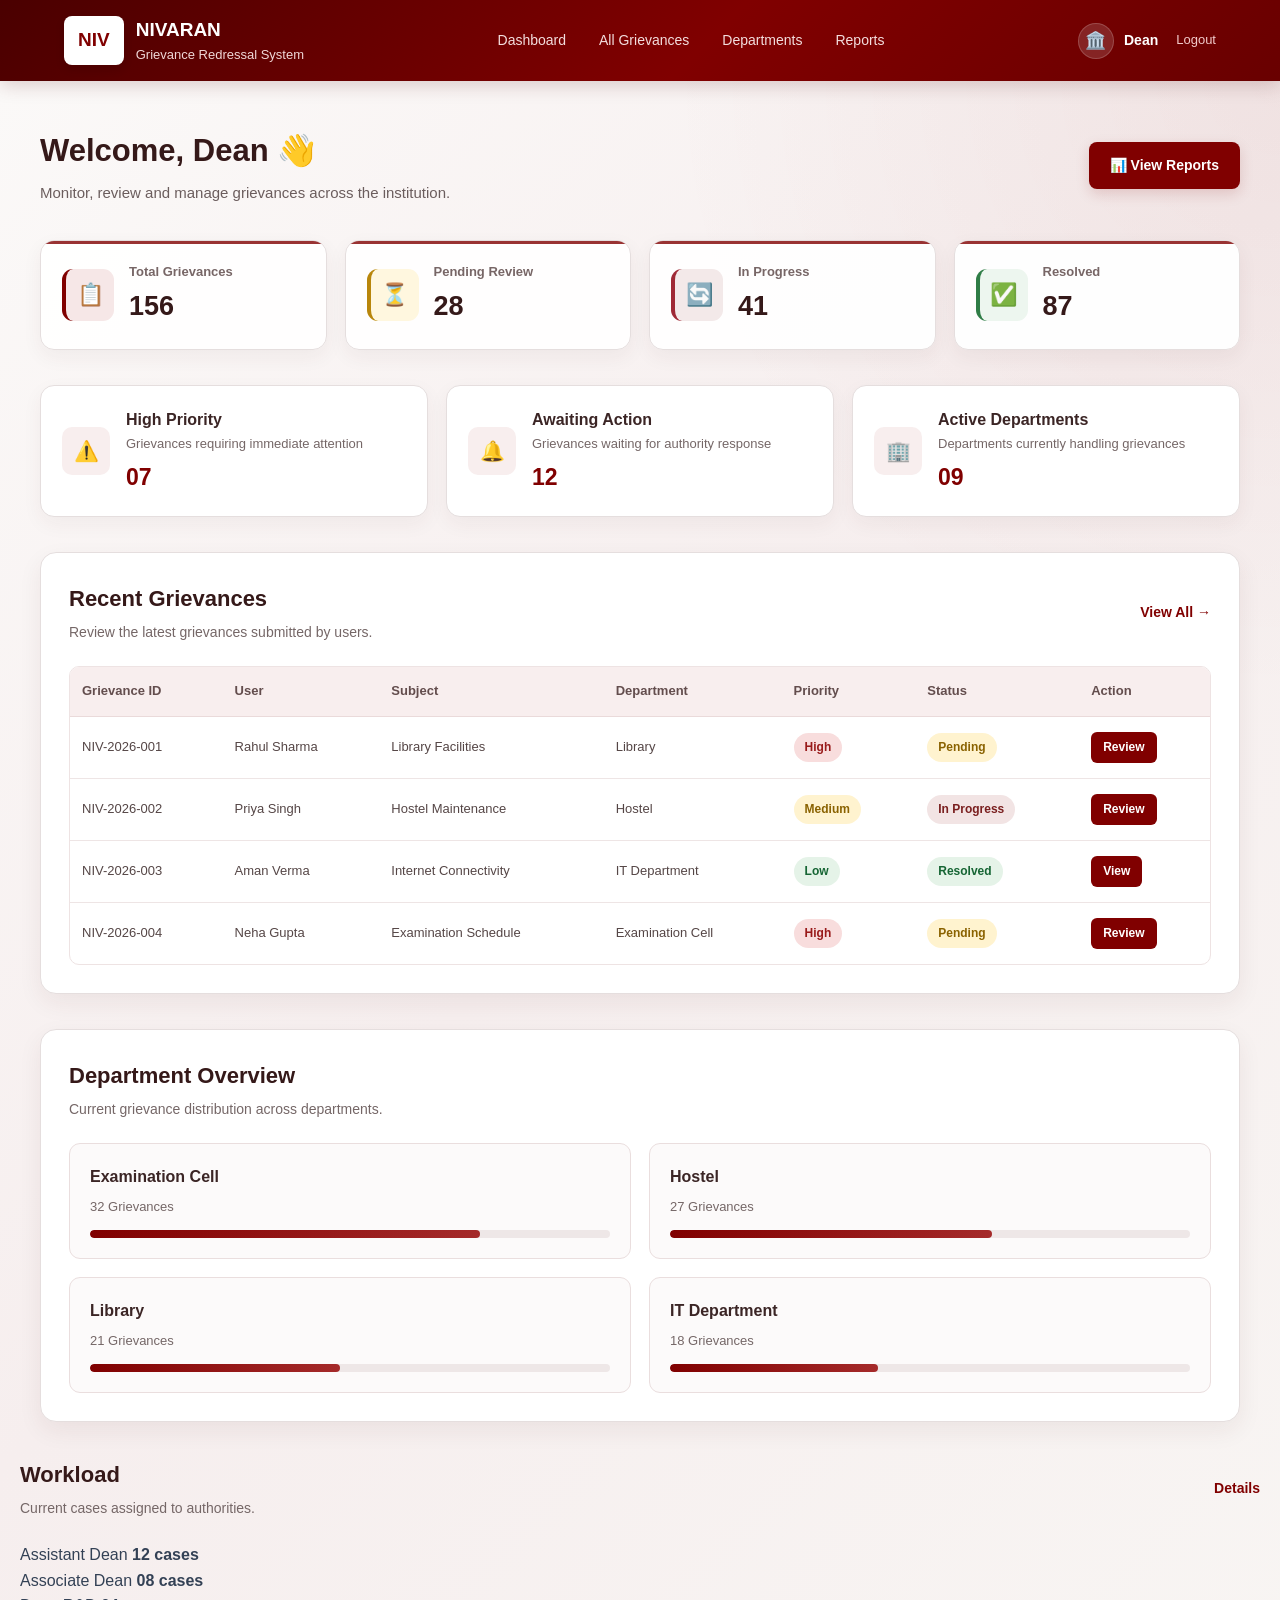
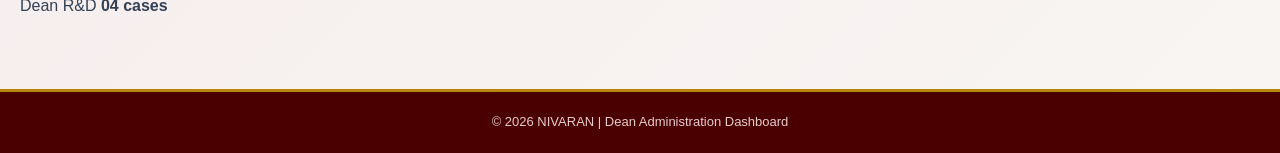
<file: dashboard/dean.html>
<!DOCTYPE html>
<html lang="en">

<head>

    <meta charset="UTF-8">

    <meta name="viewport"
          content="width=device-width, initial-scale=1.0">

    <title>NIVARAN - Dean Dashboard</title>

    <link rel="stylesheet" href="dean.css">

</head>


<body>


    <!-- =========================================
         HEADER / NAVBAR
    ========================================== -->

    <header class="dashboard-header">

        <div class="header-container">


            <!-- LOGO -->

            <div class="logo-section">

                <div class="logo-box">
                    NIV
                </div>

                <div class="univ-title">

                    <h2>NIVARAN</h2>

                    <p>
                        Grievance Redressal System
                    </p>

                </div>

            </div>


            <!-- NAVIGATION -->

            <nav class="nav-links">

                <a href="dean.html">
                    Dashboard
                </a>

                <a href="#">
                    All Grievances
                </a>

                <a href="#">
                    Departments
                </a>

                <a href="#">
                    Reports
                </a>

            </nav>


            <!-- USER -->

            <div class="user-section">

                <span class="user-icon">
                    🏛️
                </span>

                <span class="user-name">
                    Dean
                </span>

                <a href="index.html" class="logout">
                    Logout
                </a>

            </div>

        </div>

    </header>



    <!-- =========================================
         MAIN DASHBOARD
    ========================================== -->

    <main class="dashboard">


        <!-- =========================================
             WELCOME SECTION
        ========================================== -->

        <section class="welcome-section">

            <div>

                <h1>
                    Welcome, Dean 👋
                </h1>

                <p>
                    Monitor, review and manage grievances across the institution.
                </p>

            </div>


            <a href="#" class="report-btn">
                📊 View Reports
            </a>

        </section>



        <!-- =========================================
             STATISTICS
        ========================================== -->

        <section class="stats-grid">


            <!-- TOTAL GRIEVANCES -->

            <div class="stat-card">

                <div class="stat-icon total-icon">
                    📋
                </div>

                <div class="stat-info">

                    <h3>
                        Total Grievances
                    </h3>

                    <span>
                        156
                    </span>

                </div>

            </div>


            <!-- PENDING -->

            <div class="stat-card">

                <div class="stat-icon pending-icon">
                    ⏳
                </div>

                <div class="stat-info">

                    <h3>
                        Pending Review
                    </h3>

                    <span>
                        28
                    </span>

                </div>

            </div>


            <!-- IN PROGRESS -->

            <div class="stat-card">

                <div class="stat-icon progress-icon">
                    🔄
                </div>

                <div class="stat-info">

                    <h3>
                        In Progress
                    </h3>

                    <span>
                        41
                    </span>

                </div>

            </div>


            <!-- RESOLVED -->

            <div class="stat-card">

                <div class="stat-icon resolved-icon">
                    ✅
                </div>

                <div class="stat-info">

                    <h3>
                        Resolved
                    </h3>

                    <span>
                        87
                    </span>

                </div>

            </div>

        </section>



        <!-- =========================================
             QUICK OVERVIEW
        ========================================== -->

        <section class="overview-grid">


            <!-- HIGH PRIORITY -->

            <div class="overview-card">

                <div class="overview-icon">
                    ⚠️
                </div>

                <div>

                    <h3>
                        High Priority
                    </h3>

                    <p>
                        Grievances requiring immediate attention
                    </p>

                    <strong>
                        07
                    </strong>

                </div>

            </div>


            <!-- AWAITING ACTION -->

            <div class="overview-card">

                <div class="overview-icon">
                    🔔
                </div>

                <div>

                    <h3>
                        Awaiting Action
                    </h3>

                    <p>
                        Grievances waiting for authority response
                    </p>

                    <strong>
                        12
                    </strong>

                </div>

            </div>


            <!-- ACTIVE DEPARTMENTS -->

            <div class="overview-card">

                <div class="overview-icon">
                    🏢
                </div>

                <div>

                    <h3>
                        Active Departments
                    </h3>

                    <p>
                        Departments currently handling grievances
                    </p>

                    <strong>
                        09
                    </strong>

                </div>

            </div>

        </section>



        <!-- =========================================
             RECENT GRIEVANCES
        ========================================== -->

        <section class="grievances-section">


            <div class="section-header">

                <div>

                    <h2>
                        Recent Grievances
                    </h2>

                    <p>
                        Review the latest grievances submitted by users.
                    </p>

                </div>


                <a href="#" class="view-all">
                    View All →
                </a>

            </div>



            <!-- TABLE -->

            <div class="table-container">

                <table>

                    <thead>

                        <tr>

                            <th>
                                Grievance ID
                            </th>

                            <th>
                                User
                            </th>

                            <th>
                                Subject
                            </th>

                            <th>
                                Department
                            </th>

                            <th>
                                Priority
                            </th>

                            <th>
                                Status
                            </th>

                            <th>
                                Action
                            </th>

                        </tr>

                    </thead>


                    <tbody>


                        <!-- GRIEVANCE 1 -->

                        <tr>

                            <td>
                                NIV-2026-001
                            </td>

                            <td>
                                Rahul Sharma
                            </td>

                            <td>
                                Library Facilities
                            </td>

                            <td>
                                Library
                            </td>

                            <td>

                                <span class="priority high">
                                    High
                                </span>

                            </td>

                            <td>

                                <span class="status pending">
                                    Pending
                                </span>

                            </td>

                            <td>

                                <a href="#" class="action-btn">
                                    Review
                                </a>

                            </td>

                        </tr>



                        <!-- GRIEVANCE 2 -->

                        <tr>

                            <td>
                                NIV-2026-002
                            </td>

                            <td>
                                Priya Singh
                            </td>

                            <td>
                                Hostel Maintenance
                            </td>

                            <td>
                                Hostel
                            </td>

                            <td>

                                <span class="priority medium">
                                    Medium
                                </span>

                            </td>

                            <td>

                                <span class="status progress">
                                    In Progress
                                </span>

                            </td>

                            <td>

                                <a href="#" class="action-btn">
                                    Review
                                </a>

                            </td>

                        </tr>



                        <!-- GRIEVANCE 3 -->

                        <tr>

                            <td>
                                NIV-2026-003
                            </td>

                            <td>
                                Aman Verma
                            </td>

                            <td>
                                Internet Connectivity
                            </td>

                            <td>
                                IT Department
                            </td>

                            <td>

                                <span class="priority low">
                                    Low
                                </span>

                            </td>

                            <td>

                                <span class="status resolved">
                                    Resolved
                                </span>

                            </td>

                            <td>

                                <a href="#" class="action-btn">
                                    View
                                </a>

                            </td>

                        </tr>



                        <!-- GRIEVANCE 4 -->

                        <tr>

                            <td>
                                NIV-2026-004
                            </td>

                            <td>
                                Neha Gupta
                            </td>

                            <td>
                                Examination Schedule
                            </td>

                            <td>
                                Examination Cell
                            </td>

                            <td>

                                <span class="priority high">
                                    High
                                </span>

                            </td>

                            <td>

                                <span class="status pending">
                                    Pending
                                </span>

                            </td>

                            <td>

                                <a href="#" class="action-btn">
                                    Review
                                </a>

                            </td>

                        </tr>


                    </tbody>

                </table>

            </div>

        </section>



        <!-- =========================================
             LOWER DASHBOARD GRID
        ========================================== -->

        <section class="lower-dashboard">


            <!-- =====================================
                 DEPARTMENT OVERVIEW
            ====================================== -->

            <div class="department-section">


                <div class="section-header">

                    <div>

                        <h2>
                            Department Overview
                        </h2>

                        <p>
                            Current grievance distribution across departments.
                        </p>

                    </div>

                </div>


                <div class="department-grid">


                    <!-- EXAMINATION -->

                    <div class="department-card">

                        <div class="department-header">

                            <h3>
                                Examination Cell
                            </h3>

                            <span>
                                32 Grievances
                            </span>

                        </div>

                        <div class="progress-bar">

                            <div class="progress-fill"
                                 style="width: 75%;">
                            </div>

                        </div>

                    </div>


                    <!-- HOSTEL -->

                    <div class="department-card">

                        <div class="department-header">

                            <h3>
                                Hostel
                            </h3>

                            <span>
                                27 Grievances
                            </span>

                        </div>

                        <div class="progress-bar">

                            <div class="progress-fill"
                                 style="width: 62%;">
                            </div>

                        </div>

                    </div>


                    <!-- LIBRARY -->

                    <div class="department-card">

                        <div class="department-header">

                            <h3>
                                Library
                            </h3>

                            <span>
                                21 Grievances
                            </span>

                        </div>

                        <div class="progress-bar">

                            <div class="progress-fill"
                                 style="width: 48%;">
                            </div>

                        </div>

                    </div>


                    <!-- IT -->

                    <div class="department-card">

                        <div class="department-header">

                            <h3>
                                IT Department
                            </h3>

                            <span>
                                18 Grievances
                            </span>

                        </div>

                        <div class="progress-bar">

                            <div class="progress-fill"
                                 style="width: 40%;">
                            </div>

                        </div>

                    </div>

                </div>

            </div>



            <!-- =====================================
                 WORKLOAD
            ====================================== -->

            <div class="workload-section">


                <div class="section-header">

                    <div>

                        <h2>
                            Workload
                        </h2>

                        <p>
                            Current cases assigned to authorities.
                        </p>

                    </div>


                    <a href="#" class="view-all">
                        Details
                    </a>

                </div>



                <div class="workload-card">


                    <!-- ASSISTANT DEAN -->

                    <div class="workload-item">

                        <div class="workload-info">

                            <span>
                                Assistant Dean
                            </span>

                            <strong>
                                12 cases
                            </strong>

                        </div>

                        <div class="workload-progress">

                            <div class="workload-fill assistant-fill"
                                 style="width: 72%;">
                            </div>

                        </div>

                    </div>



                    <!-- ASSOCIATE DEAN -->

                    <div class="workload-item">

                        <div class="workload-info">

                            <span>
                                Associate Dean
                            </span>

                            <strong>
                                08 cases
                            </strong>

                        </div>

                        <div class="workload-progress">

                            <div class="workload-fill associate-fill"
                                 style="width: 52%;">
                            </div>

                        </div>

                    </div>



                    <!-- DEAN R&D -->

                    <div class="workload-item">

                        <div class="workload-info">

                            <span>
                                Dean R&D
                            </span>

                            <strong>
                                04 cases
                            </strong>

                        </div>

                        <div class="workload-progress">

                            <div class="workload-fill research-fill"
                                 style="width: 32%;">
                            </div>

                        </div>

                    </div>


                </div>

            </div>

        </section>



        <!-- =========================================
             FOOTER
        ========================================== -->

    </main>


    <footer>

        <p>
            © 2026 NIVARAN | Dean Administration Dashboard
        </p>

    </footer>


</body>

</html>
</file>
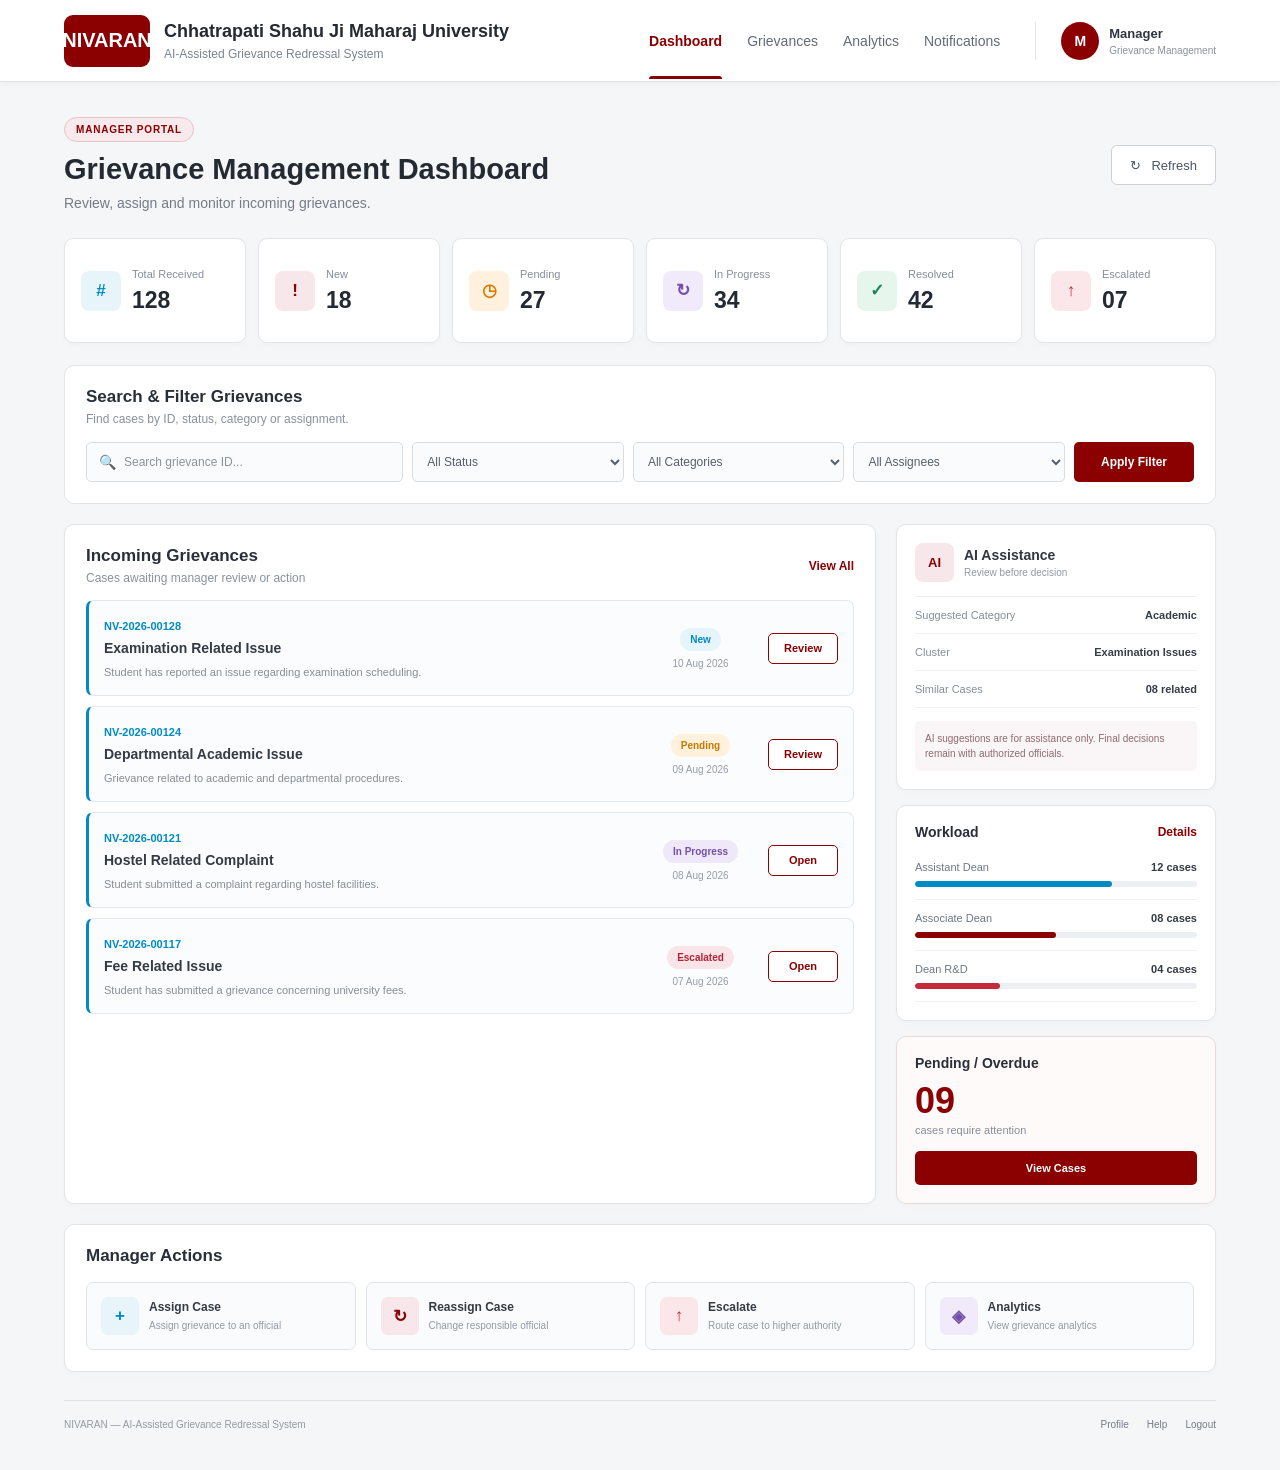
<file: dashboard/manager.html>
<!DOCTYPE html>
<html lang="en">

<head>

    <meta charset="UTF-8">

    <meta name="viewport" content="width=device-width, initial-scale=1.0">

    <title>NIVARAN - Manager Dashboard</title>

    <link rel="stylesheet" href="manager.css">

</head>


<body>


    <!-- =================================
         HEADER
    ================================= -->

    <header class="top-header">

        <div class="brand">

            <div class="brand-logo">
                NIVARAN
            </div>

            <div class="brand-info">

                <h1>
                    Chhatrapati Shahu Ji Maharaj University
                </h1>

                <p>
                    AI-Assisted Grievance Redressal System
                </p>

            </div>

        </div>


        <nav class="navigation">

            <a href="#" class="active">
                Dashboard
            </a>

            <a href="#">
                Grievances
            </a>

            <a href="#">
                Analytics
            </a>

            <a href="#">
                Notifications
            </a>

        </nav>


        <div class="manager-profile">

            <div class="profile-icon">
                M
            </div>

            <div class="profile-info">

                <strong>
                    Manager
                </strong>

                <span>
                    Grievance Management
                </span>

            </div>

        </div>

    </header>



    <!-- =================================
         MAIN DASHBOARD
    ================================= -->

    <main class="dashboard">


        <!-- =================================
             WELCOME
        ================================= -->

        <section class="welcome">

            <div>

                <span class="role-badge">
                    MANAGER PORTAL
                </span>

                <h2>
                    Grievance Management Dashboard
                </h2>

                <p>
                    Review, assign and monitor incoming grievances.
                </p>

            </div>

            <button class="refresh-btn">
                ↻ &nbsp; Refresh
            </button>

        </section>



        <!-- =================================
             OVERVIEW CARDS
        ================================= -->

        <section class="overview-grid">


            <div class="overview-card">

                <div class="overview-icon blue">
                    #
                </div>

                <div>

                    <span>
                        Total Received
                    </span>

                    <strong>
                        128
                    </strong>

                </div>

            </div>


            <div class="overview-card">

                <div class="overview-icon maroon">
                    !
                </div>

                <div>

                    <span>
                        New
                    </span>

                    <strong>
                        18
                    </strong>

                </div>

            </div>


            <div class="overview-card">

                <div class="overview-icon orange">
                    ◷
                </div>

                <div>

                    <span>
                        Pending
                    </span>

                    <strong>
                        27
                    </strong>

                </div>

            </div>


            <div class="overview-card">

                <div class="overview-icon purple">
                    ↻
                </div>

                <div>

                    <span>
                        In Progress
                    </span>

                    <strong>
                        34
                    </strong>

                </div>

            </div>


            <div class="overview-card">

                <div class="overview-icon green">
                    ✓
                </div>

                <div>

                    <span>
                        Resolved
                    </span>

                    <strong>
                        42
                    </strong>

                </div>

            </div>


            <div class="overview-card">

                <div class="overview-icon red">
                    ↑
                </div>

                <div>

                    <span>
                        Escalated
                    </span>

                    <strong>
                        07
                    </strong>

                </div>

            </div>

        </section>



        <!-- =================================
             SEARCH & FILTER
        ================================= -->

        <section class="filter-panel">

            <div class="filter-heading">

                <div>

                    <h3>
                        Search & Filter Grievances
                    </h3>

                    <p>
                        Find cases by ID, status, category or assignment.
                    </p>

                </div>

            </div>


            <div class="filter-row">


                <div class="search-box">

                    <span>
                        🔍
                    </span>

                    <input
                        type="text"
                        placeholder="Search grievance ID..."
                    >

                </div>


                <select>

                    <option>
                        All Status
                    </option>

                    <option>
                        Submitted
                    </option>

                    <option>
                        Under Review
                    </option>

                    <option>
                        Assigned
                    </option>

                    <option>
                        In Progress
                    </option>

                    <option>
                        Pending
                    </option>

                    <option>
                        Escalated
                    </option>

                    <option>
                        Resolved
                    </option>

                    <option>
                        Closed
                    </option>

                </select>


                <select>

                    <option>
                        All Categories
                    </option>

                    <option>
                        Academic
                    </option>

                    <option>
                        Examination
                    </option>

                    <option>
                        Fees
                    </option>

                    <option>
                        Hostel
                    </option>

                    <option>
                        Administration
                    </option>

                </select>


                <select>

                    <option>
                        All Assignees
                    </option>

                    <option>
                        Assistant Dean
                    </option>

                    <option>
                        Associate Dean
                    </option>

                    <option>
                        Dean R&D
                    </option>

                </select>


                <button class="filter-btn">
                    Apply Filter
                </button>

            </div>

        </section>



        <!-- =================================
             MAIN CONTENT
        ================================= -->

        <div class="content-grid">


            <!-- =================================
     INCOMING GRIEVANCES
================================= -->

<section class="cases-panel">

    <div class="panel-heading">

        <div>

            <h3>
                Incoming Grievances
            </h3>

            <p>
                Cases awaiting manager review or action
            </p>

        </div>

        <a href="#">
            View All
        </a>

    </div>


    <!-- CASE 1 -->

    <div class="case-wrapper">

        <div class="case-card">

            <div class="case-main">

                <span class="case-id">
                    NV-2026-00128
                </span>

                <h4>
                    Examination Related Issue
                </h4>

                <p>
                    Student has reported an issue regarding
                    examination scheduling.
                </p>

            </div>

            <div class="case-meta">

                <span class="status new">
                    New
                </span>

                <small>
                    10 Aug 2026
                </small>

            </div>

            <button class="review-btn">
                Review
            </button>

        </div>


        <!-- HOVER DETAILS -->

        <div class="grievance-popup">

            <div class="popup-header">

                <div>

                    <span>
                        GRIEVANCE DETAILS
                    </span>

                    <h3>
                        NV-2026-00128
                    </h3>

                </div>

                <span class="popup-status new">
                    New
                </span>

            </div>


            <div class="popup-details">

                <div>
                    <span>Submitted On</span>
                    <strong>10 Aug 2026</strong>
                </div>

                <div>
                    <span>Category</span>
                    <strong>Examination</strong>
                </div>

                <div>
                    <span>Priority</span>
                    <strong>High</strong>
                </div>

                <div>
                    <span>Assigned To</span>
                    <strong>Not Assigned</strong>
                </div>

            </div>


            <div class="popup-description">

                <span>Description</span>

                <p>
                    Student has reported an issue regarding
                    examination scheduling and related procedures.
                </p>

            </div>


            <button class="popup-action">
                View Full Grievance →
            </button>

        </div>

    </div>



    <!-- CASE 2 -->

    <div class="case-wrapper">

        <div class="case-card">

            <div class="case-main">

                <span class="case-id">
                    NV-2026-00124
                </span>

                <h4>
                    Departmental Academic Issue
                </h4>

                <p>
                    Grievance related to academic and
                    departmental procedures.
                </p>

            </div>

            <div class="case-meta">

                <span class="status pending">
                    Pending
                </span>

                <small>
                    09 Aug 2026
                </small>

            </div>

            <button class="review-btn">
                Review
            </button>

        </div>


        <!-- HOVER DETAILS -->

        <div class="grievance-popup">

            <div class="popup-header">

                <div>

                    <span>
                        GRIEVANCE DETAILS
                    </span>

                    <h3>
                        NV-2026-00124
                    </h3>

                </div>

                <span class="popup-status pending">
                    Pending
                </span>

            </div>


            <div class="popup-details">

                <div>
                    <span>Submitted On</span>
                    <strong>09 Aug 2026</strong>
                </div>

                <div>
                    <span>Category</span>
                    <strong>Academic</strong>
                </div>

                <div>
                    <span>Priority</span>
                    <strong>Medium</strong>
                </div>

                <div>
                    <span>Assigned To</span>
                    <strong>Assistant Dean</strong>
                </div>

            </div>


            <div class="popup-description">

                <span>Description</span>

                <p>
                    Student has submitted a grievance related
                    to academic and departmental procedures.
                </p>

            </div>


            <button class="popup-action">
                View Full Grievance →
            </button>

        </div>

    </div>



    <!-- CASE 3 -->

    <div class="case-wrapper">

        <div class="case-card">

            <div class="case-main">

                <span class="case-id">
                    NV-2026-00121
                </span>

                <h4>
                    Hostel Related Complaint
                </h4>

                <p>
                    Student submitted a complaint regarding
                    hostel facilities.
                </p>

            </div>

            <div class="case-meta">

                <span class="status progress">
                    In Progress
                </span>

                <small>
                    08 Aug 2026
                </small>

            </div>

            <button class="review-btn">
                Open
            </button>

        </div>


        <!-- HOVER DETAILS -->

        <div class="grievance-popup">

            <div class="popup-header">

                <div>

                    <span>
                        GRIEVANCE DETAILS
                    </span>

                    <h3>
                        NV-2026-00121
                    </h3>

                </div>

                <span class="popup-status progress">
                    In Progress
                </span>

            </div>


            <div class="popup-details">

                <div>
                    <span>Submitted On</span>
                    <strong>08 Aug 2026</strong>
                </div>

                <div>
                    <span>Category</span>
                    <strong>Hostel</strong>
                </div>

                <div>
                    <span>Priority</span>
                    <strong>Medium</strong>
                </div>

                <div>
                    <span>Assigned To</span>
                    <strong>Associate Dean</strong>
                </div>

            </div>


            <div class="popup-description">

                <span>Description</span>

                <p>
                    Student has submitted a complaint regarding
                    hostel facilities and related services.
                </p>

            </div>


            <button class="popup-action">
                View Full Grievance →
            </button>

        </div>

    </div>



    <!-- CASE 4 -->

    <div class="case-wrapper">

        <div class="case-card">

            <div class="case-main">

                <span class="case-id">
                    NV-2026-00117
                </span>

                <h4>
                    Fee Related Issue
                </h4>

                <p>
                    Student has submitted a grievance concerning
                    university fees.
                </p>

            </div>

            <div class="case-meta">

                <span class="status escalated">
                    Escalated
                </span>

                <small>
                    07 Aug 2026
                </small>

            </div>

            <button class="review-btn">
                Open
            </button>

        </div>


        <!-- HOVER DETAILS -->

        <div class="grievance-popup">

            <div class="popup-header">

                <div>

                    <span>
                        GRIEVANCE DETAILS
                    </span>

                    <h3>
                        NV-2026-00117
                    </h3>

                </div>

                <span class="popup-status escalated">
                    Escalated
                </span>

            </div>


            <div class="popup-details">

                <div>
                    <span>Submitted On</span>
                    <strong>07 Aug 2026</strong>
                </div>

                <div>
                    <span>Category</span>
                    <strong>Fees</strong>
                </div>

                <div>
                    <span>Priority</span>
                    <strong>High</strong>
                </div>

                <div>
                    <span>Assigned To</span>
                    <strong>Dean R&amp;D</strong>
                </div>

            </div>


            <div class="popup-description">

                <span>Description</span>

                <p>
                    Student has submitted a grievance concerning
                    university fee related matters.
                </p>

            </div>


            <button class="popup-action">
                View Full Grievance →
            </button>

        </div>

    </div>

</section>


            <!-- =================================
                 RIGHT SIDEBAR
            ================================= -->

            <aside class="right-column">


                <!-- AI ASSISTANCE -->

                <section class="side-panel ai-panel">

                    <div class="side-title">

                        <div class="ai-icon">
                            AI
                        </div>

                        <div>

                            <h3>
                                AI Assistance
                            </h3>

                            <p>
                                Review before decision
                            </p>

                        </div>

                    </div>


                    <div class="ai-item">

                        <span>
                            Suggested Category
                        </span>

                        <strong>
                            Academic
                        </strong>

                    </div>


                    <div class="ai-item">

                        <span>
                            Cluster
                        </span>

                        <strong>
                            Examination Issues
                        </strong>

                    </div>


                    <div class="ai-item">

                        <span>
                            Similar Cases
                        </span>

                        <strong>
                            08 related
                        </strong>

                    </div>


                    <div class="ai-note">

                        AI suggestions are for assistance only.
                        Final decisions remain with authorized officials.

                    </div>

                </section>



                <!-- WORKLOAD -->

                <section class="side-panel">

                    <div class="panel-heading small">

                        <h3>
                            Workload
                        </h3>

                        <a href="#">
                            Details
                        </a>

                    </div>


                    <div class="work-item">

                        <div>

                            <span>
                                Assistant Dean
                            </span>

                            <strong>
                                12 cases
                            </strong>

                        </div>

                        <div class="work-bar">

                            <div class="work-progress blue-bar">
                            </div>

                        </div>

                    </div>


                    <div class="work-item">

                        <div>

                            <span>
                                Associate Dean
                            </span>

                            <strong>
                                08 cases
                            </strong>

                        </div>

                        <div class="work-bar">

                            <div class="work-progress maroon-bar">
                            </div>

                        </div>

                    </div>


                    <div class="work-item">

                        <div>

                            <span>
                                Dean R&D
                            </span>

                            <strong>
                                04 cases
                            </strong>

                        </div>

                        <div class="work-bar">

                            <div class="work-progress red-bar">
                            </div>

                        </div>

                    </div>

                </section>



                <!-- OVERDUE -->

                <section class="side-panel overdue-panel">

                    <div class="panel-heading small">

                        <h3>
                            Pending / Overdue
                        </h3>

                    </div>


                    <div class="overdue-number">
                        09
                    </div>

                    <p>
                        cases require attention
                    </p>


                    <button class="overdue-btn">
                        View Cases
                    </button>

                </section>

            </aside>

        </div>



        <!-- =================================
             QUICK ACTIONS
        ================================= -->

        <section class="quick-actions">

            <h3>
                Manager Actions
            </h3>


            <div class="action-grid">


                <a href="#" class="action-card">

                    <span class="action-icon blue">
                        +
                    </span>

                    <div>

                        <strong>
                            Assign Case
                        </strong>

                        <small>
                            Assign grievance to an official
                        </small>

                    </div>

                </a>


                <a href="#" class="action-card">

                    <span class="action-icon maroon">
                        ↻
                    </span>

                    <div>

                        <strong>
                            Reassign Case
                        </strong>

                        <small>
                            Change responsible official
                        </small>

                    </div>

                </a>


                <a href="#" class="action-card">

                    <span class="action-icon red">
                        ↑
                    </span>

                    <div>

                        <strong>
                            Escalate
                        </strong>

                        <small>
                            Route case to higher authority
                        </small>

                    </div>

                </a>


                <a href="#" class="action-card">

                    <span class="action-icon purple">
                        ◈
                    </span>

                    <div>

                        <strong>
                            Analytics
                        </strong>

                        <small>
                            View grievance analytics
                        </small>

                    </div>

                </a>

            </div>

        </section>



        <!-- =================================
             FOOTER
        ================================= -->

        <footer>

            <span>
                NIVARAN — AI-Assisted Grievance Redressal System
            </span>

            <div>

                <a href="#">
                    Profile
                </a>

                <a href="#">
                    Help
                </a>

                <a href="#">
                    Logout
                </a>

            </div>

        </footer>


    </main>

</body>

</html>
</file>
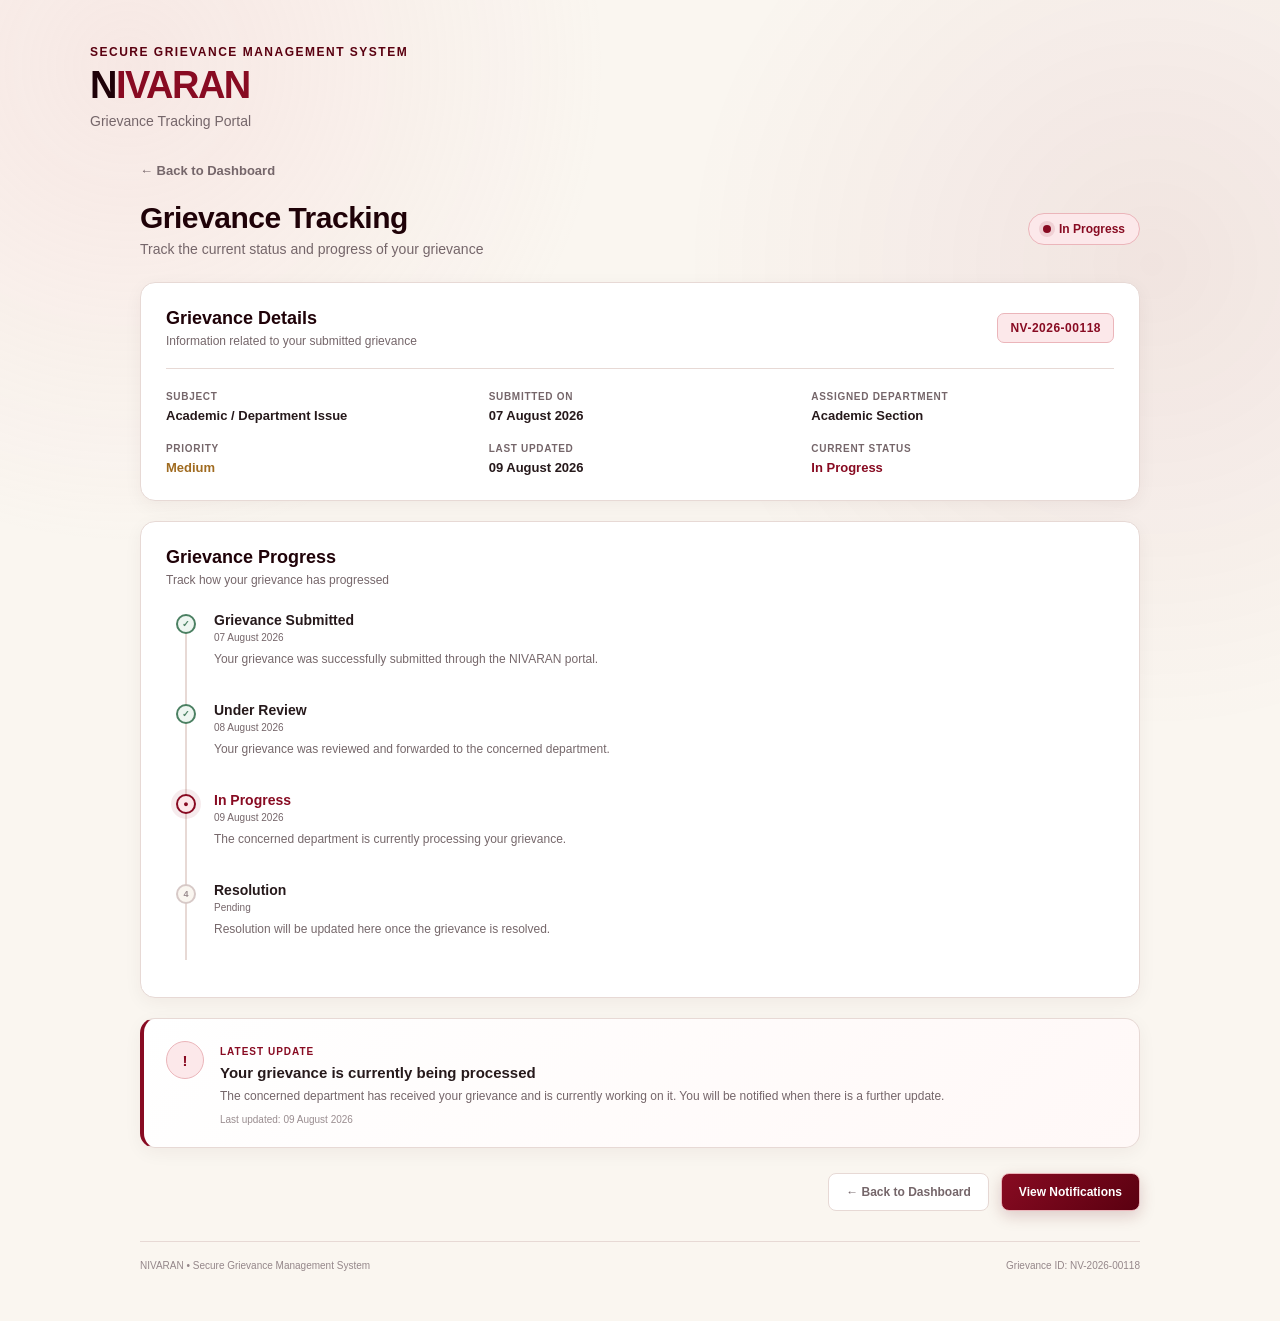
<file: dashboard/track.html>
<!DOCTYPE html>
<html lang="en">

<head>
    <meta charset="UTF-8">
    <meta name="viewport" content="width=device-width, initial-scale=1.0">

    <title>NIVARAN - Grievance Tracking</title>

    <link rel="stylesheet" href="track.css">
</head>

<body>

    <div class="screen">

        <!-- =================================
             HEADER
        ================================= -->

        <header class="header">

            <div class="secure">
                Secure Grievance Management System
            </div>

            <div class="logo">
                N<span>IVARAN</span>
            </div>

            <div class="tagline">
                Grievance Tracking Portal
            </div>

        </header>


        <!-- =================================
             MAIN TRACKING CONTENT
        ================================= -->

        <main class="tracking-container">

            <!-- BACK TO DASHBOARD -->

            <div class="top-navigation">

                <a href="user.html" class="back-btn">
                    ← Back to Dashboard
                </a>

            </div>


            <!-- =================================
                 PAGE HEADING
            ================================= -->

            <section class="page-heading">

                <div>
                    <h1>Grievance Tracking</h1>

                    <p>
                        Track the current status and progress of your grievance
                    </p>
                </div>

                <div class="current-status">
                    <span class="status-dot"></span>
                    In Progress
                </div>

            </section>


            <!-- =================================
                 GRIEVANCE DETAILS
            ================================= -->

            <section class="details-card">

                <div class="card-heading">

                    <div>
                        <h2>Grievance Details</h2>

                        <p>
                            Information related to your submitted grievance
                        </p>
                    </div>

                    <div class="grievance-id">
                        NV-2026-00118
                    </div>

                </div>


                <div class="details-grid">

                    <!-- SUBJECT -->

                    <div class="detail-item">

                        <span class="detail-label">
                            Subject
                        </span>

                        <strong>
                            Academic / Department Issue
                        </strong>

                    </div>


                    <!-- SUBMITTED DATE -->

                    <div class="detail-item">

                        <span class="detail-label">
                            Submitted On
                        </span>

                        <strong>
                            07 August 2026
                        </strong>

                    </div>


                    <!-- DEPARTMENT -->

                    <div class="detail-item">

                        <span class="detail-label">
                            Assigned Department
                        </span>

                        <strong>
                            Academic Section
                        </strong>

                    </div>


                    <!-- PRIORITY -->

                    <div class="detail-item">

                        <span class="detail-label">
                            Priority
                        </span>

                        <strong class="priority">
                            Medium
                        </strong>

                    </div>


                    <!-- LAST UPDATED -->

                    <div class="detail-item">

                        <span class="detail-label">
                            Last Updated
                        </span>

                        <strong>
                            09 August 2026
                        </strong>

                    </div>


                    <!-- CURRENT STATUS -->

                    <div class="detail-item">

                        <span class="detail-label">
                            Current Status
                        </span>

                        <strong class="status-text">
                            In Progress
                        </strong>

                    </div>

                </div>

            </section>


            <!-- =================================
                 TRACKING TIMELINE
            ================================= -->

            <section class="timeline-card">

                <div class="section-heading">

                    <div>
                        <h2>Grievance Progress</h2>

                        <p>
                            Track how your grievance has progressed
                        </p>
                    </div>

                </div>


                <div class="timeline">


                    <!-- STEP 1 -->

                    <div class="timeline-item completed">

                        <div class="timeline-marker">
                            ✓
                        </div>

                        <div class="timeline-content">

                            <h3>
                                Grievance Submitted
                            </h3>

                            <span>
                                07 August 2026
                            </span>

                            <p>
                                Your grievance was successfully submitted
                                through the NIVARAN portal.
                            </p>

                        </div>

                    </div>


                    <!-- STEP 2 -->

                    <div class="timeline-item completed">

                        <div class="timeline-marker">
                            ✓
                        </div>

                        <div class="timeline-content">

                            <h3>
                                Under Review
                            </h3>

                            <span>
                                08 August 2026
                            </span>

                            <p>
                                Your grievance was reviewed and forwarded
                                to the concerned department.
                            </p>

                        </div>

                    </div>


                    <!-- STEP 3 -->

                    <div class="timeline-item active">

                        <div class="timeline-marker">
                            ●
                        </div>

                        <div class="timeline-content">

                            <h3>
                                In Progress
                            </h3>

                            <span>
                                09 August 2026
                            </span>

                            <p>
                                The concerned department is currently
                                processing your grievance.
                            </p>

                        </div>

                    </div>


                    <!-- STEP 4 -->

                    <div class="timeline-item">

                        <div class="timeline-marker">
                            4
                        </div>

                        <div class="timeline-content">

                            <h3>
                                Resolution
                            </h3>

                            <span>
                                Pending
                            </span>

                            <p>
                                Resolution will be updated here once the
                                grievance is resolved.
                            </p>

                        </div>

                    </div>

                </div>

            </section>


            <!-- =================================
                 CURRENT UPDATE
            ================================= -->

            <section class="update-card">

                <div class="update-icon">
                    !
                </div>

                <div class="update-content">

                    <span class="update-label">
                        Latest Update
                    </span>

                    <h2>
                        Your grievance is currently being processed
                    </h2>

                    <p>
                        The concerned department has received your grievance
                        and is currently working on it. You will be notified
                        when there is a further update.
                    </p>

                    <span class="update-date">
                        Last updated: 09 August 2026
                    </span>

                </div>

            </section>


            <!-- =================================
                 ACTION BUTTONS
            ================================= -->

            <div class="bottom-actions">

                <a href="user.html" class="secondary-btn">
                    ← Back to Dashboard
                </a>

                <a href="notifications.html" class="primary-btn">
                    View Notifications
                </a>

            </div>


            <!-- =================================
                 FOOTER
            ================================= -->

            <footer class="footer">

                <span>
                    NIVARAN • Secure Grievance Management System
                </span>

                <span>
                    Grievance ID: NV-2026-00118
                </span>

            </footer>

        </main>

    </div>

</body>

</html>
</file>
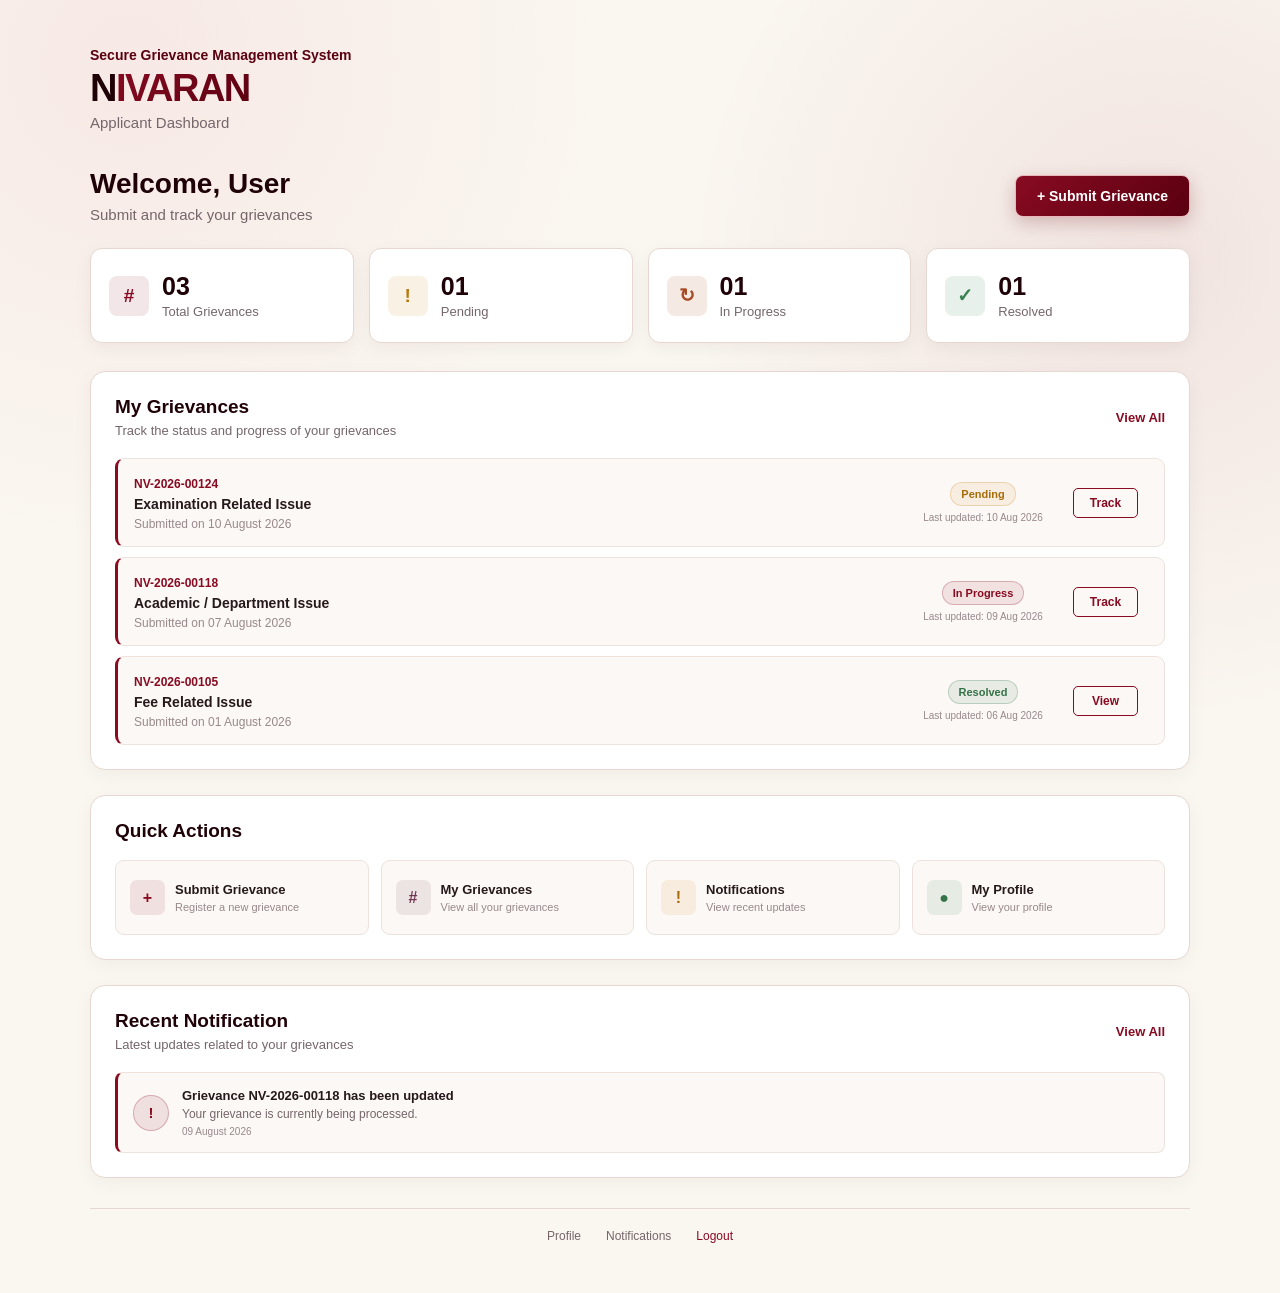
<file: dashboard/user.html>
<!DOCTYPE html>
<html lang="en">

<head>
    <meta charset="UTF-8">
    <meta name="viewport" content="width=device-width, initial-scale=1.0">

    <title>NIVARAN - User Dashboard</title>

    <link rel="stylesheet" href="user.css">
</head>

<body>

    <!-- =================================
         MAIN SCREEN
    ================================= -->

    <div class="screen">

        <!-- =================================
             HEADER
        ================================= -->

        <header class="header">

            <div class="secure">
                Secure Grievance Management System
            </div>

            <div class="logo">
                N<span>IVARAN</span>
            </div>

            <div class="tagline">
                Applicant Dashboard
            </div>

        </header>


        <!-- =================================
             USER DASHBOARD
        ================================= -->

        <main class="dashboard">

            <!-- USER WELCOME -->

            <section class="welcome-section">

                <div>
                    <h2>Welcome, User</h2>

                    <p>
                        Submit and track your grievances
                    </p>
                </div>

                <a href="submit-grievance.html" class="submit-btn">
                    + Submit Grievance
                </a>

            </section>


            <!-- =================================
                 GRIEVANCE SUMMARY
            ================================= -->

            <section class="summary">

                <div class="summary-card">

                    <div class="summary-icon blue">
                        #
                    </div>

                    <div>
                        <h3>03</h3>
                        <p>Total Grievances</p>
                    </div>

                </div>


                <div class="summary-card">

                    <div class="summary-icon yellow">
                        !
                    </div>

                    <div>
                        <h3>01</h3>
                        <p>Pending</p>
                    </div>

                </div>


                <div class="summary-card">

                    <div class="summary-icon orange">
                        ↻
                    </div>

                    <div>
                        <h3>01</h3>
                        <p>In Progress</p>
                    </div>

                </div>


                <div class="summary-card">

                    <div class="summary-icon green">
                        ✓
                    </div>

                    <div>
                        <h3>01</h3>
                        <p>Resolved</p>
                    </div>

                </div>

            </section>


            <!-- =================================
                 MY GRIEVANCES
            ================================= -->

            <section class="grievances-section">

                <div class="section-heading">

                    <div>
                        <h2>My Grievances</h2>

                        <p>
                            Track the status and progress of your grievances
                        </p>
                    </div>

                    <a href="my-grievances.html" class="view-all">
                        View All
                    </a>

                </div>


                <!-- =================================
                     GRIEVANCE 1
                ================================= -->

                <div class="grievance-card">

                    <div class="grievance-main">

                        <div class="grievance-id">
                            NV-2026-00124
                        </div>

                        <h3>
                            Examination Related Issue
                        </h3>

                        <p>
                            Submitted on 10 August 2026
                        </p>

                    </div>


                    <div class="grievance-status">

                        <span class="status pending">
                            Pending
                        </span>

                        <p>
                            Last updated: 10 Aug 2026
                        </p>

                    </div>


                    <!-- TRACK BUTTON -->
                    <a href="track.html" class="track-btn">
                        Track
                    </a>

                </div>


                <!-- =================================
                     GRIEVANCE 2
                ================================= -->

                <div class="grievance-card">

                    <div class="grievance-main">

                        <div class="grievance-id">
                            NV-2026-00118
                        </div>

                        <h3>
                            Academic / Department Issue
                        </h3>

                        <p>
                            Submitted on 07 August 2026
                        </p>

                    </div>


                    <div class="grievance-status">

                        <span class="status progress">
                            In Progress
                        </span>

                        <p>
                            Last updated: 09 Aug 2026
                        </p>

                    </div>


                    <!-- TRACK BUTTON -->
                    <a href="track.html" class="track-btn">
                        Track
                    </a>

                </div>


                <!-- =================================
                     GRIEVANCE 3
                ================================= -->

                <div class="grievance-card">

                    <div class="grievance-main">

                        <div class="grievance-id">
                            NV-2026-00105
                        </div>

                        <h3>
                            Fee Related Issue
                        </h3>

                        <p>
                            Submitted on 01 August 2026
                        </p>

                    </div>


                    <div class="grievance-status">

                        <span class="status resolved">
                            Resolved
                        </span>

                        <p>
                            Last updated: 06 Aug 2026
                        </p>

                    </div>


                    <!-- VIEW / TRACK BUTTON -->
                    <a href="track.html" class="track-btn">
                        View
                    </a>

                </div>

            </section>


            <!-- =================================
                 QUICK ACTIONS
            ================================= -->

            <section class="quick-actions">

                <h2>Quick Actions</h2>

                <div class="action-grid">

                    <a href="submit-grievance.html" class="action-card">

                        <div class="action-icon blue">
                            +
                        </div>

                        <div>
                            <h3>Submit Grievance</h3>

                            <p>
                                Register a new grievance
                            </p>
                        </div>

                    </a>


                    <a href="my-grievances.html" class="action-card">

                        <div class="action-icon purple">
                            #
                        </div>

                        <div>
                            <h3>My Grievances</h3>

                            <p>
                                View all your grievances
                            </p>
                        </div>

                    </a>


                    <a href="notifications.html" class="action-card">

                        <div class="action-icon yellow">
                            !
                        </div>

                        <div>
                            <h3>Notifications</h3>

                            <p>
                                View recent updates
                            </p>
                        </div>

                    </a>


                    <a href="profile.html" class="action-card">

                        <div class="action-icon green">
                            ●
                        </div>

                        <div>
                            <h3>My Profile</h3>

                            <p>
                                View your profile
                            </p>
                        </div>

                    </a>

                </div>

            </section>


            <!-- =================================
                 RECENT NOTIFICATION
            ================================= -->

            <section class="notification-section">

                <div class="section-heading">

                    <div>
                        <h2>Recent Notification</h2>

                        <p>
                            Latest updates related to your grievances
                        </p>
                    </div>

                    <a href="notifications.html" class="view-all">
                        View All
                    </a>

                </div>


                <div class="notification-card">

                    <div class="notification-icon">
                        !
                    </div>

                    <div>

                        <h3>
                            Grievance NV-2026-00118 has been updated
                        </h3>

                        <p>
                            Your grievance is currently being processed.
                        </p>

                        <span>
                            09 August 2026
                        </span>

                    </div>

                </div>

            </section>


            <!-- =================================
                 FOOTER ACTIONS
            ================================= -->

            <div class="footer-actions">

                <a href="profile.html">
                    Profile
                </a>

                <a href="notifications.html">
                    Notifications
                </a>

                <a href="logout.html" class="logout">
                    Logout
                </a>

            </div>

        </main>

    </div>

</body>

</html>
</file>
<file: css/style.css>
/* =========================================================
   NIVARAN - LOGIN / ROLE SELECTION
   MAROON + CHAMPAGNE GOLD + IVORY
========================================================= */


/* =========================================================
   COLOR PALETTE
========================================================= */

:root {

    --maroon-dark: #26050D;
    --maroon-deep: #350914;
    --maroon: #4A0E1B;
    --maroon-light: #64172A;
    --maroon-accent: #7A1F32;

    --champagne: #D6B36A;
    --champagne-light: #E8D6A8;
    --champagne-soft: #F3E8CC;

    --ivory: #FFFDF5;
    --ivory-warm: #F8F2E5;
    --ivory-soft: #FBF8F0;

    --text-dark: #2E2527;
    --text-muted: #756A6D;

    --white: #FFFFFF;

    --border: #E4DAC8;
}


/* =========================================================
   RESET
========================================================= */

* {
    margin: 0;
    padding: 0;
    box-sizing: border-box;
}


/* =========================================================
   BODY
========================================================= */

body {

    font-family:
        "Segoe UI",
        Tahoma,
        Geneva,
        Verdana,
        sans-serif;

    background: var(--ivory);

    color: var(--text-dark);

    line-height: 1.6;
}


/* =========================================================
   MAIN CONTAINER
========================================================= */

.container {

    min-height: 100vh;

    position: relative;

    overflow: hidden;

    padding: 75px 20px 90px;

    background:

        radial-gradient(
            circle at 85% 10%,
            rgba(214, 179, 106, 0.15),
            transparent 28%
        ),

        radial-gradient(
            circle at 10% 90%,
            rgba(74, 14, 27, 0.07),
            transparent 30%
        ),

        linear-gradient(
            135deg,
            var(--ivory),
            var(--ivory-warm)
        );
}


/* =========================================================
   AMBIENT DECORATION
========================================================= */

.ambient-glow {

    position: absolute;

    width: 420px;

    height: 420px;

    border-radius: 50%;

    top: -260px;

    right: -170px;

    border:
        1px solid
        rgba(214, 179, 106, 0.25);

    pointer-events: none;
}


/* =========================================================
   SECOND DECORATIVE CIRCLE
========================================================= */

.container::after {

    content: "";

    position: absolute;

    width: 360px;

    height: 360px;

    border-radius: 50%;

    bottom: -250px;

    left: -170px;

    border:
        1px solid
        rgba(74, 14, 27, 0.08);

    pointer-events: none;
}


/* =========================================================
   HEADER
========================================================= */

.header {

    position: relative;

    z-index: 2;

    max-width: 900px;

    margin: 0 auto 55px;

    text-align: center;
}


/* =========================================================
   BADGE
========================================================= */

.badge {

    display: inline-block;

    padding: 8px 20px;

    margin-bottom: 20px;

    background:
        rgba(74, 14, 27, 0.06);

    color: var(--maroon);

    border:
        1px solid
        rgba(214, 179, 106, 0.75);

    border-radius: 30px;

    font-size: 12px;

    font-weight: 700;

    letter-spacing: 1.2px;

    text-transform: uppercase;

    box-shadow:
        0 4px 15px
        rgba(74, 14, 27, 0.05);
}


/* =========================================================
   NIVARAN TITLE
========================================================= */

.header h1 {

    color: var(--maroon-dark);

    font-size: 50px;

    font-weight: 800;

    letter-spacing: 3px;

    line-height: 1.1;

    margin-bottom: 12px;
}


/* =========================================================
   CHAMPAGNE UNDERLINE
========================================================= */

.header h1::after {

    content: "";

    display: block;

    width: 55px;

    height: 3px;

    margin: 15px auto 0;

    border-radius: 10px;

    background:
        linear-gradient(
            90deg,
            var(--champagne),
            var(--champagne-light)
        );
}


/* =========================================================
   HEADER DESCRIPTION
========================================================= */

.header p {

    max-width: 650px;

    margin: 18px auto 0;

    color: var(--text-muted);

    font-size: 17px;

    font-weight: 400;
}


/* =========================================================
   LOGIN OPTIONS
========================================================= */

.login-options {

    position: relative;

    z-index: 2;

    max-width: 950px;

    margin: 0 auto;

    display: grid;

    grid-template-columns:
        repeat(2, 1fr);

    gap: 30px;
}


/* =========================================================
   LOGIN CARD
========================================================= */

.login-card {

    position: relative;

    background:
        rgba(255, 255, 255, 0.96);

    padding: 38px 32px;

    border-radius: 16px;

    /* SAME TOP LINE FOR BOTH CARDS */
    border-top:
        4px solid
        var(--maroon);

    border-right:
        1px solid
        var(--border);

    border-bottom:
        1px solid
        var(--border);

    border-left:
        1px solid
        var(--border);

    box-shadow:
        0 12px 30px
        rgba(52, 9, 20, 0.07);

    transition:
        transform 0.3s ease,
        box-shadow 0.3s ease,
        border-color 0.3s ease;

    text-align: left;

    overflow: hidden;
}


/* =========================================================
   CARD HOVER
========================================================= */

.login-card:hover {

    transform: translateY(-7px);

    border-right-color:
        rgba(214, 179, 106, 0.75);

    border-bottom-color:
        rgba(214, 179, 106, 0.75);

    border-left-color:
        rgba(214, 179, 106, 0.75);

    box-shadow:
        0 18px 40px
        rgba(52, 9, 20, 0.11);
}


/* =========================================================
   REMOVE OLD HIGHLIGHT DIFFERENCE
========================================================= */

.login-card.highlight {

    border-top:
        4px solid
        var(--maroon);
}


/* =========================================================
   CARD ICON
========================================================= */

.card-icon {

    width: 60px;

    height: 60px;

    display: flex;

    align-items: center;

    justify-content: center;

    margin-bottom: 22px;

    background:
        linear-gradient(
            135deg,
            var(--ivory-warm),
            var(--champagne-soft)
        );

    color: var(--maroon);

    border:
        1px solid
        rgba(214, 179, 106, 0.55);

    border-radius: 13px;

    font-size: 27px;

    box-shadow:
        0 5px 15px
        rgba(74, 14, 27, 0.05);
}


/* =========================================================
   CARD TITLE
========================================================= */

.login-card h2 {

    color: var(--maroon-dark);

    font-size: 24px;

    font-weight: 700;

    margin-bottom: 10px;
}


/* =========================================================
   CARD DESCRIPTION
========================================================= */

.login-card p {

    color: var(--text-muted);

    font-size: 15px;

    line-height: 1.7;

    min-height: 52px;

    margin-bottom: 26px;
}


/* =========================================================
   COMMON BUTTON
========================================================= */

.btn {

    width: 100%;

    padding: 14px 20px;

    border-radius: 9px;

    font-family: inherit;

    font-size: 15px;

    font-weight: 700;

    cursor: pointer;

    transition:
        transform 0.25s ease,
        box-shadow 0.25s ease,
        background 0.25s ease;

    border: none;

    text-align: center;
}


/* =========================================================
   USER LOGIN BUTTON
========================================================= */

.btn-primary {

    background:
        linear-gradient(
            135deg,
            var(--maroon),
            var(--maroon-light)
        );

    color: var(--white);

    border:
        1px solid
        rgba(214, 179, 106, 0.35);

    box-shadow:
        0 7px 18px
        rgba(74, 14, 27, 0.18);
}


.btn-primary:hover {

    background:
        linear-gradient(
            135deg,
            var(--maroon-light),
            var(--maroon-accent)
        );

    transform: translateY(-2px);

    box-shadow:
        0 10px 22px
        rgba(74, 14, 27, 0.25);
}


/* =========================================================
   AUTHORITY LOGIN BUTTON
========================================================= */

.btn-secondary {

    background:
        linear-gradient(
            135deg,
            var(--champagne),
            #C59E54
        );

    color: var(--maroon-dark);

    border:
        1px solid
        rgba(130, 91, 28, 0.25);

    box-shadow:
        0 7px 18px
        rgba(176, 137, 59, 0.18);
}


.btn-secondary:hover {

    background:
        linear-gradient(
            135deg,
            var(--champagne-light),
            var(--champagne)
        );

    transform: translateY(-2px);

    box-shadow:
        0 10px 22px
        rgba(176, 137, 59, 0.25);
}


/* =========================================================
   BUTTON ACTIVE
========================================================= */

.btn:active {

    transform: translateY(0);
}


/* =========================================================
   RESPONSIVE DESIGN
========================================================= */

@media (max-width: 768px) {

    .container {

        padding:
            55px
            20px
            70px;
    }


    .header {

        margin-bottom: 40px;
    }


    .header h1 {

        font-size: 42px;
    }


    .header p {

        font-size: 16px;
    }


    .login-options {

        grid-template-columns: 1fr;

        max-width: 550px;
    }


    .login-card {

        padding:
            32px
            28px;
    }

}


/* =========================================================
   SMALL MOBILE
========================================================= */

@media (max-width: 480px) {

    .container {

        padding:
            42px
            15px
            55px;
    }


    .badge {

        font-size: 10px;

        padding:
            7px
            14px;

        letter-spacing: 0.8px;
    }


    .header h1 {

        font-size: 34px;

        letter-spacing: 2px;
    }


    .header p {

        font-size: 14px;

        line-height: 1.6;
    }


    .login-options {

        gap: 20px;
    }


    .login-card {

        padding:
            27px
            22px;

        border-radius: 14px;
    }


    .card-icon {

        width: 54px;

        height: 54px;

        font-size: 24px;
    }


    .login-card h2 {

        font-size: 21px;
    }


    .login-card p {

        font-size: 14px;

        min-height: auto;
    }


    .btn {

        padding:
            13px
            18px;

        font-size: 14px;
    }

}
</file>
<file: form.css>
/* =========================================================
   NIVARAN - LOGIN PAGE
   DEEP MAROON + CHAMPAGNE GOLD + IVORY
   Elegant University Portal Theme
========================================================= */


/* =========================================================
   COLOR PALETTE
========================================================= */

:root {

    --maroon-dark: #24060D;
    --maroon-deep: #350A14;
    --maroon: #4A0E1B;
    --maroon-light: #64182A;
    --maroon-accent: #781F32;

    --champagne: #D4B06A;
    --champagne-light: #E7D29D;
    --champagne-soft: #F3E7C9;

    --ivory: #FFFDF7;
    --ivory-warm: #F8F2E5;
    --ivory-soft: #FBF8F0;

    --white: #FFFFFF;

    --text-dark: #2B2224;
    --text-muted: #75696C;
    --text-light: #A19898;

    --border: #E3D8C5;
}


/* =========================================================
   RESET & TYPOGRAPHY
========================================================= */

* {
    margin: 0;
    padding: 0;
    box-sizing: border-box;

    font-family:
        -apple-system,
        BlinkMacSystemFont,
        "Segoe UI",
        Roboto,
        Helvetica,
        Arial,
        sans-serif;
}


/* =========================================================
   BODY
========================================================= */

body {

    width: 100vw;
    height: 100vh;

    overflow: hidden;

    background: var(--ivory);
}


/* =========================================================
   MAIN SCREEN
========================================================= */

.screen {

    display: flex;

    width: 100vw;
    height: 100vh;
}


/* =========================================================
   LEFT PANEL
========================================================= */

.header {

    flex: 1;

    position: relative;

    padding: 50px 48px;

    display: flex;

    flex-direction: column;

    justify-content: center;

    overflow: hidden;

    background:

        radial-gradient(
            circle at 75% 25%,
            rgba(212, 176, 106, 0.15),
            transparent 30%
        ),

        radial-gradient(
            circle at 20% 80%,
            rgba(120, 31, 50, 0.35),
            transparent 38%
        ),

        linear-gradient(
            150deg,
            var(--maroon-dark) 0%,
            var(--maroon-deep) 45%,
            #180309 100%
        );

    box-shadow:
        12px 0 35px
        rgba(36, 6, 13, 0.18);

    z-index: 2;
}


/* =========================================================
   LEFT PANEL DECORATIVE GLOW
========================================================= */

.header::before {

    content: "";

    position: absolute;

    width: 520px;
    height: 520px;

    top: -170px;
    right: -220px;

    border-radius: 50%;

    border:
        1px solid
        rgba(212, 176, 106, 0.20);

    box-shadow:
        0 0 80px
        rgba(212, 176, 106, 0.05);

    pointer-events: none;
}


/* =========================================================
   SECOND DECORATIVE CIRCLE
========================================================= */

.header::after {

    content: "";

    position: absolute;

    width: 300px;
    height: 300px;

    bottom: -180px;
    left: -150px;

    border-radius: 50%;

    border:
        1px solid
        rgba(212, 176, 106, 0.12);

    pointer-events: none;
}


/* =========================================================
   SECURE ACCESS BADGE
========================================================= */

.secure {

    display: inline-block;

    align-self: flex-start;

    position: relative;

    z-index: 3;

    padding: 7px 17px;

    margin-bottom: 22px;

    color: var(--champagne-light);

    background:
        rgba(212, 176, 106, 0.08);

    border:
        1px solid
        rgba(212, 176, 106, 0.60);

    border-radius: 30px;

    font-size: 10px;

    font-weight: 700;

    letter-spacing: 2px;

    text-transform: uppercase;

    box-shadow:
        0 5px 18px
        rgba(0, 0, 0, 0.12);
}


/* =========================================================
   NIVARAN LOGO
========================================================= */

.logo {

    position: relative;

    z-index: 3;

    margin-bottom: 25px;

    font-size: 34px;

    font-weight: 900;

    letter-spacing: 3px;

    color: var(--white);
}


/* Champagne part of logo */

.logo span {

    background:
        linear-gradient(
            135deg,
            var(--champagne-light),
            var(--champagne)
        );

    -webkit-background-clip: text;
    background-clip: text;

    -webkit-text-fill-color: transparent;

    filter:
        drop-shadow(
            0 0 8px
            rgba(212, 176, 106, 0.22)
        );
}


/* =========================================================
   TAGLINE
========================================================= */

.tagline {

    position: relative;

    z-index: 3;

    max-width: 360px;

    font-size: 29px;

    font-weight: 800;

    line-height: 1.25;

    letter-spacing: -0.5px;

    color: var(--white);
}


/* Champagne accent in tagline */

.tagline::after {

    content: "";

    display: block;

    width: 48px;

    height: 3px;

    margin-top: 22px;

    border-radius: 10px;

    background:
        linear-gradient(
            90deg,
            var(--champagne),
            var(--champagne-light)
        );
}


/* =========================================================
   RIGHT LOGIN PANEL
========================================================= */

.card {

    flex: 2;

    position: relative;

    display: flex;

    flex-direction: column;

    justify-content: center;

    padding: 50px 10%;

    background:

        radial-gradient(
            circle at 90% 10%,
            rgba(212, 176, 106, 0.12),
            transparent 30%
        ),

        linear-gradient(
            135deg,
            var(--ivory),
            var(--ivory-warm)
        );
}


/* =========================================================
   RIGHT PANEL DECORATIVE LINE
========================================================= */

.card::before {

    content: "";

    position: absolute;

    top: 0;
    right: 0;

    width: 100%;

    height: 4px;

    background:
        linear-gradient(
            90deg,
            var(--maroon),
            var(--champagne),
            var(--maroon)
        );

    opacity: 0.85;
}


/* =========================================================
   CONTENT WRAPPER
========================================================= */

.card-content-wrapper {

    width: 100%;

    max-width: 460px;

    margin: 0 auto;
}


/* =========================================================
   BACK LINK
========================================================= */

.back {

    position: absolute;

    top: 38px;

    right: 10%;

    color: var(--text-muted);

    text-decoration: none;

    font-size: 13px;

    font-weight: 600;

    transition: 0.25s ease;
}


.back:hover {

    color: var(--maroon);

    transform: translateX(-3px);
}


/* =========================================================
   FORM HEADING
========================================================= */

.card h2 {

    margin-bottom: 9px;

    font-size: 35px;

    font-weight: 800;

    letter-spacing: -0.7px;

    color: var(--maroon-dark);
}


/* Champagne underline */

.card h2::after {

    content: "";

    display: block;

    width: 42px;

    height: 3px;

    margin-top: 12px;

    border-radius: 10px;

    background:
        linear-gradient(
            90deg,
            var(--champagne),
            var(--champagne-light)
        );
}


/* =========================================================
   CARD SUBTITLE
========================================================= */

.card-subtitle {

    margin-top: 14px;

    margin-bottom: 32px;

    color: var(--text-muted);

    font-size: 14px;

    line-height: 1.6;
}


/* =========================================================
   INPUT LABELS
========================================================= */

.unique-label,
.password-label {

    display: block;

    margin-bottom: 8px;

    color: var(--maroon);

    font-size: 11px;

    font-weight: 800;

    letter-spacing: 0.9px;

    text-transform: uppercase;
}


/* =========================================================
   INPUT ROW
========================================================= */

.id-row,
.password-row {

    display: flex;

    align-items: center;

    width: 100%;

    margin-bottom: 22px;

    overflow: hidden;

    background: var(--white);

    border:
        1px solid
        var(--border);

    border-radius: 11px;

    box-shadow:
        0 5px 15px
        rgba(45, 20, 24, 0.035);

    transition:
        border-color 0.25s ease,
        box-shadow 0.25s ease,
        transform 0.25s ease;
}


/* =========================================================
   INPUT FOCUS
========================================================= */

.id-row:focus-within,
.password-row:focus-within {

    border-color: var(--champagne);

    box-shadow:
        0 0 0 4px
        rgba(212, 176, 106, 0.13),

        0 7px 18px
        rgba(45, 20, 24, 0.06);

    transform: translateY(-1px);
}


/* =========================================================
   INPUT ICON / PREFIX BOX
========================================================= */

.id-box,
.lock-box {

    padding: 14px 18px;

    color: var(--maroon);

    background:
        linear-gradient(
            135deg,
            var(--ivory-warm),
            var(--champagne-soft)
        );

    border-right:
        1px solid
        var(--border);

    font-size: 13px;

    font-weight: 800;
}


/* =========================================================
   INPUT FIELD
========================================================= */

.id-input,
.password-input {

    width: 100%;

    padding: 14px 16px;

    border: none;

    outline: none;

    background: transparent;

    color: var(--text-dark);

    font-size: 14px;
}


/* =========================================================
   PLACEHOLDER
========================================================= */

.id-input::placeholder,
.password-input::placeholder {

    color: #A69B9B;
}


/* =========================================================
   OPTIONS ROW
========================================================= */

.options {

    display: flex;

    justify-content: space-between;

    align-items: center;

    margin-bottom: 30px;

    font-size: 13px;
}


/* =========================================================
   REMEMBER ME
========================================================= */

.remember {

    display: flex;

    align-items: center;

    gap: 8px;

    color: var(--text-muted);

    cursor: pointer;
}


.remember input[type="checkbox"] {

    width: 16px;

    height: 16px;

    accent-color: var(--maroon);

    cursor: pointer;
}


/* =========================================================
   FORGOT PASSWORD
========================================================= */

.forgot {

    color: var(--maroon);

    text-decoration: none;

    font-weight: 700;

    transition: 0.2s ease;
}


.forgot:hover {

    color: var(--maroon-accent);

    text-decoration: underline;
}


/* =========================================================
   SIGN IN BUTTON
========================================================= */

.signin {

    width: 100%;

    padding: 15px 20px;

    border:
        1px solid
        rgba(212, 176, 106, 0.45);

    border-radius: 10px;

    background:
        linear-gradient(
            135deg,
            var(--maroon-light) 0%,
            var(--maroon) 50%,
            var(--maroon-dark) 100%
        );

    color: var(--white);

    font-size: 15px;

    font-weight: 700;

    letter-spacing: 0.5px;

    cursor: pointer;

    transition:
        transform 0.25s ease,
        box-shadow 0.25s ease,
        background 0.25s ease;

    box-shadow:
        0 8px 22px
        rgba(74, 14, 27, 0.22);
}


/* =========================================================
   SIGN IN HOVER
========================================================= */

.signin:hover {

    background:
        linear-gradient(
            135deg,
            var(--maroon-accent),
            var(--maroon-light),
            var(--maroon)
        );

    transform: translateY(-2px);

    box-shadow:
        0 12px 28px
        rgba(74, 14, 27, 0.30);
}


/* =========================================================
   SIGN IN ACTIVE
========================================================= */

.signin:active {

    transform: translateY(0);

    box-shadow:
        0 5px 14px
        rgba(74, 14, 27, 0.20);
}


/* =========================================================
   RESPONSIVE - TABLET
========================================================= */

@media (max-width: 900px) {

    body {

        overflow: auto;
    }


    .screen {

        flex-direction: column;

        height: auto;

        min-height: 100vh;
    }


    .header {

        flex: none;

        width: 100%;

        min-height: 320px;

        padding: 50px 35px;

        justify-content: center;
    }


    .card {

        flex: none;

        width: 100%;

        min-height: 600px;

        padding: 55px 30px;
    }


    .back {

        position: static;

        display: inline-block;

        margin-bottom: 25px;
    }


    .card-content-wrapper {

        max-width: 500px;
    }

}


/* =========================================================
   RESPONSIVE - MOBILE
========================================================= */

@media (max-width: 480px) {

    .header {

        min-height: 280px;

        padding:
            40px
            25px;
    }


    .secure {

        font-size: 9px;

        padding:
            6px
            14px;
    }


    .logo {

        font-size: 29px;

        margin-bottom: 18px;
    }


    .tagline {

        font-size: 24px;

        max-width: 300px;
    }


    .card {

        min-height: 570px;

        padding:
            45px
            20px;
    }


    .card h2 {

        font-size: 30px;
    }


    .card-subtitle {

        font-size: 13px;

        margin-bottom: 27px;
    }


    .options {

        font-size: 12px;
    }


    .id-box,
    .lock-box {

        padding:
            13px
            15px;
    }


    .id-input,
    .password-input {

        padding:
            13px
            14px;

        font-size: 13px;
    }


    .signin {

        padding: 14px;

        font-size: 14px;
    }

}
</file>
<file: css/land.css>
/* =========================================================
   NIVARAN - LANDING PAGE
   PREMIUM MAROON + CHAMPAGNE GOLD + IVORY THEME
========================================================= */


/* =========================================================
   COLOR PALETTE
========================================================= */

:root {

    /* MAROON */
    --maroon-dark: #2B0710;
    --maroon-deep: #3A0A16;
    --maroon: #4A0E1B;
    --maroon-light: #68182A;

    /* CHAMPAGNE GOLD */
    --champagne: #D6B36A;
    --champagne-light: #E8D6A8;
    --champagne-soft: #F3E8CC;

    /* IVORY */
    --ivory: #FFFDF5;
    --ivory-warm: #F7F1E3;
    --ivory-dark: #EEE5D3;

    /* TEXT */
    --text-dark: #302326;
    --text-muted: #74676A;
    --text-light: #F4EEE5;

    /* WHITE */
    --white: #FFFFFF;

    /* BORDER */
    --border: #E3D8C5;

    /* SHADOW */
    --shadow: rgba(43, 7, 16, 0.10);
}


/* =========================================================
   RESET
========================================================= */

* {
    margin: 0;
    padding: 0;
    box-sizing: border-box;
}

html {
    scroll-behavior: smooth;
}

body {
    font-family: 'Segoe UI', Tahoma, Geneva, Verdana, sans-serif;
    background: var(--ivory);
    color: var(--text-dark);
    line-height: 1.6;
}


/* =========================================================
   HEADER / NAVIGATION
========================================================= */

.univ-header {
    background:
        linear-gradient(
            135deg,
            var(--maroon-dark),
            var(--maroon-deep)
        );

    color: var(--white);

    padding: 15px 5%;

    position: sticky;
    top: 0;

    z-index: 1000;

    border-bottom: 1px solid
        rgba(214, 179, 106, 0.35);

    box-shadow:
        0 5px 20px rgba(43, 7, 16, 0.20);
}

.header-container {
    display: flex;

    justify-content: space-between;
    align-items: center;

    max-width: 1200px;

    margin: 0 auto;
}


/* =========================================================
   UNIVERSITY LOGO SECTION
========================================================= */

.logo-section {
    display: flex;

    align-items: center;

    gap: 15px;
}

.logo-box {
    width: 64px;
    height: 64px;

    background:
        linear-gradient(
            135deg,
            var(--champagne),
            #C49A4A
        );

    border-radius: 50%;

    border: 2px solid var(--champagne-light);

    padding: 3px;

    display: flex;
    align-items: center;
    justify-content: center;

    flex-shrink: 0;

    overflow: hidden;

    box-shadow:
        0 4px 14px rgba(214, 179, 106, 0.20);
}

.logo-box img {
    width: 100%;
    height: 100%;

    object-fit: contain;

    border-radius: 50%;

    display: block;
}

.univ-title h2 {
    font-size: 18px;

    font-weight: 600;

    color: var(--white);
}

.univ-title p {
    font-size: 13px;

    color: var(--champagne-light);

    margin-top: 2px;
}


/* =========================================================
   NAVIGATION LINKS
========================================================= */

.nav-links {
    display: flex;

    align-items: center;
}

.nav-links a {
    color: #F1E8D9;

    text-decoration: none;

    margin-left: 28px;

    font-size: 15px;

    font-weight: 500;

    transition: 0.3s ease;

    position: relative;
}

.nav-links a::after {
    content: "";

    position: absolute;

    left: 0;
    bottom: -6px;

    width: 0;

    height: 2px;

    background: var(--champagne);

    transition: width 0.3s ease;
}

.nav-links a:hover {
    color: var(--champagne-light);
}

.nav-links a:hover::after {
    width: 100%;
}


/* =========================================================
   HERO SECTION
========================================================= */

.hero {
    position: relative;

    background:

        radial-gradient(
            circle at 80% 15%,
            rgba(214, 179, 106, 0.14),
            transparent 32%
        ),

        radial-gradient(
            circle at 15% 85%,
            rgba(104, 24, 42, 0.45),
            transparent 38%
        ),

        linear-gradient(
            135deg,
            var(--maroon-dark) 0%,
            var(--maroon-deep) 50%,
            var(--maroon) 100%
        );

    color: var(--white);

    padding: 110px 20px;

    text-align: center;

    overflow: hidden;
}


/* =========================================================
   HERO DECORATIVE GOLD GLOW
========================================================= */

.hero::before {
    content: "";

    position: absolute;

    width: 500px;
    height: 500px;

    top: -260px;
    right: -120px;

    background:
        radial-gradient(
            circle,
            rgba(214, 179, 106, 0.15),
            transparent 68%
        );

    pointer-events: none;
}

.hero::after {
    content: "";

    position: absolute;

    width: 350px;
    height: 350px;

    bottom: -220px;
    left: -120px;

    background:
        radial-gradient(
            circle,
            rgba(214, 179, 106, 0.08),
            transparent 70%
        );

    pointer-events: none;
}


/* =========================================================
   HERO CONTENT
========================================================= */

.hero-content {
    max-width: 820px;

    margin: 0 auto;

    position: relative;

    z-index: 2;
}


/* =========================================================
   HERO BADGE
========================================================= */

.badge {
    background:
        rgba(214, 179, 106, 0.10);

    padding: 7px 18px;

    border-radius: 25px;

    font-size: 14px;

    display: inline-block;

    margin-bottom: 22px;

    border: 1px solid
        rgba(214, 179, 106, 0.55);

    color: var(--champagne-light);

    letter-spacing: 0.2px;

    box-shadow:
        0 0 18px rgba(214, 179, 106, 0.07);
}


/* =========================================================
   HERO HEADING
========================================================= */

.hero h1 {
    font-size: 44px;

    margin-bottom: 20px;

    font-weight: 700;

    letter-spacing: -0.7px;

    color: var(--white);
}

.hero p {
    font-size: 18px;

    color: #EDE4D8;

    margin-bottom: 38px;

    line-height: 1.7;
}


/* =========================================================
   HERO BUTTONS
========================================================= */

.hero-buttons {
    display: flex;

    justify-content: center;

    gap: 16px;
}

.btn {
    padding: 14px 28px;

    border-radius: 8px;

    text-decoration: none;

    font-weight: 600;

    font-size: 16px;

    transition: 0.3s ease;

    display: inline-flex;

    align-items: center;

    justify-content: center;

    gap: 8px;
}


/* =========================================================
   PRIMARY BUTTON
========================================================= */

.btn-primary {
    background:
        linear-gradient(
            135deg,
            var(--champagne),
            #C49A4A
        );

    color: var(--maroon-dark);

    border: 1px solid
        var(--champagne-light);

    box-shadow:
        0 7px 20px rgba(0, 0, 0, 0.22);
}

.btn-primary:hover {
    background:
        linear-gradient(
            135deg,
            var(--champagne-light),
            var(--champagne)
        );

    transform: translateY(-3px);

    box-shadow:
        0 10px 25px rgba(214, 179, 106, 0.25);
}


/* =========================================================
   SECONDARY BUTTON
========================================================= */

.btn-secondary {
    background:
        rgba(255, 255, 255, 0.05);

    color: var(--white);

    border: 1px solid
        rgba(214, 179, 106, 0.55);

    backdrop-filter: blur(5px);
}

.btn-secondary:hover {
    background:
        rgba(214, 179, 106, 0.12);

    border-color: var(--champagne);

    color: var(--champagne-light);

    transform: translateY(-2px);
}


/* =========================================================
   GENERAL CONTAINER
========================================================= */

.container {
    max-width: 1100px;

    margin: 0 auto;

    padding: 75px 20px;
}


/* =========================================================
   SECTION TITLE
========================================================= */

.section-title {
    text-align: center;

    margin-bottom: 50px;
}

.section-title h2 {
    font-size: 32px;

    color: var(--maroon-dark);

    margin-bottom: 10px;

    font-weight: 700;
}

.section-title h2::after {
    content: "";

    display: block;

    width: 55px;

    height: 3px;

    background:
        linear-gradient(
            90deg,
            var(--champagne),
            #C49A4A
        );

    margin: 12px auto 0;

    border-radius: 5px;
}

.section-title p {
    color: var(--text-muted);

    font-size: 16px;

    margin-top: 10px;
}


/* =========================================================
   FEATURES SECTION
========================================================= */

.features-section {
    background: var(--ivory);
}


/* =========================================================
   FEATURE CARDS
========================================================= */

.cards-grid {
    display: grid;

    grid-template-columns:
        repeat(auto-fit, minmax(300px, 1fr));

    gap: 30px;
}

.info-card {
    background: var(--white);

    padding: 35px 28px;

    border-radius: 14px;

    box-shadow:
        0 10px 25px var(--shadow);

    border: 1px solid var(--border);

    transition:
        transform 0.3s ease,
        box-shadow 0.3s ease,
        border-color 0.3s ease;

    position: relative;

    overflow: hidden;
}


/* Gold top line */

.info-card::before {
    content: "";

    position: absolute;

    top: 0;
    left: 0;

    width: 100%;
    height: 3px;

    background:
        linear-gradient(
            90deg,
            var(--champagne),
            var(--champagne-light)
        );
}

.info-card:hover {
    transform: translateY(-6px);

    box-shadow:
        0 16px 32px rgba(43, 7, 16, 0.12);

    border-color: var(--champagne);
}


/* =========================================================
   CARD ICON
========================================================= */

.card-icon {
    font-size: 30px;

    color: var(--champagne);

    margin-bottom: 20px;

    background: var(--maroon-dark);

    width: 58px;
    height: 58px;

    border-radius: 12px;

    display: flex;

    align-items: center;
    justify-content: center;

    box-shadow:
        0 5px 15px rgba(43, 7, 16, 0.15);
}

.info-card h3 {
    font-size: 20px;

    margin-bottom: 12px;

    color: var(--maroon-dark);
}

.info-card p {
    color: var(--text-muted);

    font-size: 15px;

    line-height: 1.7;
}


/* =========================================================
   PROCESS SECTION
========================================================= */

.process-section {
    background:
        linear-gradient(
            180deg,
            var(--ivory-warm) 0%,
            var(--ivory) 100%
        );

    border-top: 1px solid
        rgba(214, 179, 106, 0.20);

    border-bottom: 1px solid
        rgba(214, 179, 106, 0.20);
}


/* =========================================================
   STEPS GRID
========================================================= */

.steps-grid {
    display: grid;

    grid-template-columns:
        repeat(auto-fit, minmax(280px, 1fr));

    gap: 30px;
}

.step-card {
    background: var(--white);

    padding: 32px;

    border-radius: 14px;

    position: relative;

    border: 1px solid var(--border);

    border-top: 4px solid var(--champagne);

    box-shadow:
        0 8px 22px rgba(43, 7, 16, 0.06);

    transition:
        transform 0.3s ease,
        box-shadow 0.3s ease,
        border-color 0.3s ease;
}

.step-card:hover {
    transform: translateY(-5px);

    box-shadow:
        0 14px 28px rgba(43, 7, 16, 0.11);

    border-top-color: var(--maroon);
}


/* =========================================================
   STEP NUMBER
========================================================= */

.step-num {
    font-size: 28px;

    font-weight: 800;

    color: var(--champagne);

    margin-bottom: 10px;

    letter-spacing: 1px;
}

.step-card h3 {
    margin-bottom: 10px;

    color: var(--maroon-dark);

    font-size: 19px;
}

.step-card h3 a {
    color: inherit;

    transition: 0.3s ease;
}

.step-card h3 a:hover {
    color: var(--maroon-light);
}

.step-card p {
    color: var(--text-muted);

    font-size: 14px;

    line-height: 1.7;
}


/* =========================================================
   HELP BANNER
========================================================= */

.help-banner {
    background:

        radial-gradient(
            circle at 85% 20%,
            rgba(214, 179, 106, 0.12),
            transparent 30%
        ),

        linear-gradient(
            135deg,
            var(--maroon),
            var(--maroon-dark)
        );

    color: var(--white);

    padding: 55px 20px;

    border-top: 1px solid
        rgba(214, 179, 106, 0.35);
}

.banner-box {
    display: flex;

    justify-content: space-between;

    align-items: center;

    padding: 0;

    flex-wrap: wrap;

    gap: 25px;
}

.banner-box h2 {
    color: var(--white);

    font-size: 27px;

    margin-bottom: 8px;
}

.banner-box p {
    color: #E8DED2;
}

.contact-info {
    padding-left: 25px;

    border-left: 2px solid
        rgba(214, 179, 106, 0.45);
}

.contact-info p {
    font-size: 15px;

    margin-top: 8px;

    color: var(--champagne-light);
}

.contact-info i {
    color: var(--champagne);

    margin-right: 8px;

    width: 18px;
}


/* =========================================================
   FOOTER
========================================================= */

footer {
    text-align: center;

    padding: 22px 20px;

    background: #1D050B;

    color: #BBAEA2;

    font-size: 14px;

    border-top: 1px solid
        rgba(214, 179, 106, 0.20);
}


/* =========================================================
   RESPONSIVE - TABLET
========================================================= */

@media (max-width: 768px) {

    .header-container,
    .banner-box {
        flex-direction: column;

        text-align: center;
    }

    .nav-links {
        margin-top: 15px;

        flex-wrap: wrap;

        justify-content: center;

        gap: 10px;
    }

    .nav-links a {
        margin: 0 8px;
    }

    .hero {
        padding: 80px 20px;
    }

    .hero h1 {
        font-size: 32px;
    }

    .hero p {
        font-size: 16px;
    }

    .hero-buttons {
        flex-direction: column;

        align-items: center;
    }

    .btn {
        width: 100%;

        max-width: 300px;
    }

    .section-title h2 {
        font-size: 28px;
    }

    .container {
        padding: 60px 20px;
    }

    .contact-info {
        padding-left: 0;

        border-left: none;

        border-top: 1px solid
            rgba(214, 179, 106, 0.35);

        padding-top: 15px;
    }
}


/* =========================================================
   RESPONSIVE - SMALL MOBILE
========================================================= */

@media (max-width: 450px) {

    .univ-header {
        padding: 12px 15px;
    }

    .logo-section {
        flex-direction: column;

        gap: 8px;
    }

    .logo-box {
        font-size: 18px;

        padding: 8px 14px;
    }

    .univ-title h2 {
        font-size: 15px;
    }

    .univ-title p {
        font-size: 12px;
    }

    .nav-links a {
        font-size: 12px;

        margin: 0 5px;
    }

    .hero {
        padding: 70px 18px;
    }

    .hero h1 {
        font-size: 28px;
    }

    .hero p {
        font-size: 15px;

        line-height: 1.6;
    }

    .badge {
        font-size: 12px;

        padding: 6px 13px;
    }

    .section-title h2 {
        font-size: 25px;
    }

    .section-title p {
        font-size: 14px;
    }

    .info-card,
    .step-card {
        padding: 28px 22px;
    }

    .banner-box h2 {
        font-size: 23px;
    }

    .contact-info p {
        font-size: 14px;
    }

}
</file>
<file: load.css>
/* =========================================================
   NIVARAN - LOADING SCREEN
   MAROON + CHAMPAGNE GOLD + IVORY
   ELEGANT UNIVERSITY THEME
========================================================= */


/* =========================================================
   COLOR PALETTE
========================================================= */

:root {

    /* MAROON */
    --maroon-dark: #26050D;
    --maroon-deep: #350914;
    --maroon: #4A0E1B;
    --maroon-light: #64172A;

    /* CHAMPAGNE GOLD */
    --champagne: #D6B36A;
    --champagne-light: #E8D6A8;
    --champagne-soft: #F3E8CC;

    /* IVORY */
    --ivory: #FFFDF5;
    --ivory-warm: #F7F1E3;
    --ivory-dark: #EDE4D3;

    /* TEXT */
    --text-dark: #302326;
    --text-muted: #74676A;

    /* WHITE */
    --white: #FFFFFF;

    /* BORDER */
    --border: #E3D8C5;
}


/* =========================================================
   RESET
========================================================= */

* {

    margin: 0;
    padding: 0;

    box-sizing: border-box;

    font-family:
        "Segoe UI",
        Tahoma,
        Geneva,
        Verdana,
        sans-serif;
}


/* =========================================================
   BODY
========================================================= */

body {

    width: 100vw;

    height: 100vh;

    overflow: hidden;

    display: flex;

    justify-content: center;

    align-items: center;

    background: var(--ivory);
}


/* =========================================================
   MAIN LOADER SCREEN
========================================================= */

.loader-screen {

    position: relative;

    width: 100vw;

    height: 100vh;

    display: flex;

    flex-direction: column;

    justify-content: center;

    align-items: center;

    padding: 25px;

    text-align: center;

    overflow: hidden;

    background:

        radial-gradient(
            circle at 50% 40%,
            rgba(214, 179, 106, 0.10),
            transparent 32%
        ),

        radial-gradient(
            circle at 10% 90%,
            rgba(74, 14, 27, 0.08),
            transparent 30%
        ),

        linear-gradient(
            135deg,
            var(--ivory),
            var(--ivory-warm)
        );
}


/* =========================================================
   DECORATIVE GOLD CIRCLE
========================================================= */

.loader-screen::before {

    content: "";

    position: absolute;

    width: 520px;

    height: 520px;

    border-radius: 50%;

    border:
        1px solid
        rgba(214, 179, 106, 0.22);

    top: -300px;

    right: -170px;

    pointer-events: none;

}


/* =========================================================
   SECOND DECORATIVE CIRCLE
========================================================= */

.loader-screen::after {

    content: "";

    position: absolute;

    width: 400px;

    height: 400px;

    border-radius: 50%;

    border:
        1px solid
        rgba(74, 14, 27, 0.08);

    bottom: -270px;

    left: -170px;

    pointer-events: none;

}


/* =========================================================
   LOADING CARD
========================================================= */

.loader-screen {

    /* Existing full-screen layout stays intact */

}


/* =========================================================
   CENTRAL CONTENT CARD
========================================================= */

.loader-screen > .university,
.loader-screen > .logo,
.loader-screen > .subtitle,
.loader-screen > .loading-area,
.loader-screen > .bottom-text {

    position: relative;

    z-index: 2;

}


/* =========================================================
   UNIVERSITY NAME
========================================================= */

.university {

    display: inline-block;

    padding: 8px 18px;

    margin-bottom: 26px;

    border-radius: 30px;

    background:
        rgba(74, 14, 27, 0.06);

    border:
        1px solid
        rgba(214, 179, 106, 0.65);

    color: var(--maroon);

    font-size: 11px;

    font-weight: 700;

    letter-spacing: 1.4px;

    text-transform: uppercase;

    box-shadow:
        0 3px 12px
        rgba(74, 14, 27, 0.05);
}


/* =========================================================
   MAIN NIVARAN LOGO
========================================================= */

.logo {

    position: relative;

    font-size: 52px;

    font-weight: 800;

    letter-spacing: 6px;

    line-height: 1;

    margin-bottom: 12px;

    color: var(--maroon-dark);

}


/* Champagne underline */

.logo::after {

    content: "";

    display: block;

    width: 55px;

    height: 3px;

    margin: 14px auto 0;

    border-radius: 10px;

    background:
        linear-gradient(
            90deg,
            var(--champagne),
            var(--champagne-light)
        );

}


/* =========================================================
   SUBTITLE
========================================================= */

.subtitle {

    font-size: 12px;

    font-weight: 600;

    letter-spacing: 2.5px;

    color: var(--maroon-light);

    text-transform: uppercase;

    margin-bottom: 42px;

}


/* =========================================================
   LOADING AREA
========================================================= */

.loading-area {

    width: 330px;

    max-width: 90vw;

    display: flex;

    flex-direction: column;

    align-items: center;

    margin-bottom: 32px;

}


/* =========================================================
   LOADING TEXT
========================================================= */

.loading-text {

    font-size: 13px;

    font-weight: 600;

    color: var(--text-dark);

    letter-spacing: 0.7px;

    margin-bottom: 13px;

}


/* =========================================================
   ANIMATED DOTS
========================================================= */

.dots span {

    display: inline-block;

    color: var(--maroon);

    font-weight: 800;

    animation:
        waveDots 1.4s
        infinite
        ease-in-out;

}


.dots span:nth-child(1) {

    animation-delay: 0s;

}


.dots span:nth-child(2) {

    animation-delay: 0.2s;

}


.dots span:nth-child(3) {

    animation-delay: 0.4s;

}


/* =========================================================
   PROGRESS BAR
========================================================= */

.progress {

    width: 100%;

    height: 5px;

    background:
        var(--ivory-dark);

    border-radius: 20px;

    overflow: hidden;

    border:
        1px solid
        rgba(214, 179, 106, 0.25);

}


/* =========================================================
   PROGRESS BAR FILL
========================================================= */

.progress-bar {

    width: 0%;

    height: 100%;

    border-radius: 20px;

    background:
        linear-gradient(
            90deg,
            var(--maroon-dark),
            var(--maroon),
            var(--champagne)
        );

    animation:
        fillLine 3s
        cubic-bezier(
            0.4,
            0,
            0.2,
            1
        )
        forwards;

}


/* =========================================================
   BOTTOM SYSTEM TEXT
========================================================= */

.bottom-text {

    width: 330px;

    max-width: 90vw;

    padding-top: 18px;

    border-top:
        1px solid
        var(--border);

    color: var(--text-muted);

    font-size: 10px;

    font-weight: 600;

    letter-spacing: 1px;

    text-transform: uppercase;

}


/* =========================================================
   SMALL GOLD DECORATIVE LINE
========================================================= */

.bottom-text::before {

    content: "";

    display: block;

    width: 25px;

    height: 2px;

    background: var(--champagne);

    margin: 0 auto 12px;

    border-radius: 10px;

}


/* =========================================================
   PROGRESS ANIMATION
========================================================= */

@keyframes fillLine {

    0% {

        width: 0%;

    }

    40% {

        width: 45%;

    }

    80% {

        width: 85%;

    }

    100% {

        width: 100%;

    }

}


/* =========================================================
   DOT ANIMATION
========================================================= */

@keyframes waveDots {

    0%,
    100% {

        transform: translateY(0);

        opacity: 0.35;

    }

    50% {

        transform: translateY(-3px);

        opacity: 1;

    }

}


/* =========================================================
   MOBILE
========================================================= */

@media (max-width: 480px) {

    .loader-screen {

        padding: 20px;

    }


    .university {

        font-size: 9px;

        padding: 7px 13px;

        letter-spacing: 1px;

    }


    .logo {

        font-size: 38px;

        letter-spacing: 4px;

    }


    .subtitle {

        font-size: 10px;

        letter-spacing: 2px;

        margin-bottom: 35px;

    }


    .loading-area {

        width: 280px;

    }


    .bottom-text {

        width: 280px;

        font-size: 9px;

    }

}
</file>
<file: signup.css>
/* =========================================================
   NIVARAN - SIGNUP PAGE
   DEEP MAROON + CHAMPAGNE GOLD + IVORY
   Elegant University Portal Theme
========================================================= */


/* =========================================================
   COLOR PALETTE
========================================================= */

:root {

    --maroon-dark: #24060D;
    --maroon-deep: #350A14;
    --maroon: #4A0E1B;
    --maroon-light: #64182A;
    --maroon-accent: #781F32;

    --champagne: #D4B06A;
    --champagne-light: #E7D29D;
    --champagne-soft: #F3E7C9;

    --ivory: #FFFDF7;
    --ivory-warm: #F8F2E5;
    --ivory-soft: #FBF8F0;

    --white: #FFFFFF;

    --text-dark: #2B2224;
    --text-muted: #75696C;
    --text-light: #A19898;

    --border: #E3D8C5;
}


/* =========================================================
   RESET & TYPOGRAPHY
========================================================= */

* {

    margin: 0;
    padding: 0;

    box-sizing: border-box;

    font-family:
        -apple-system,
        BlinkMacSystemFont,
        "Segoe UI",
        Roboto,
        "Helvetica Neue",
        Arial,
        sans-serif;
}


/* =========================================================
   BODY
========================================================= */

body {

    width: 100vw;
    height: 100vh;

    overflow: hidden;

    background: var(--ivory);
}


/* =========================================================
   MAIN SCREEN
========================================================= */

.screen {

    display: flex;

    width: 100vw;
    height: 100vh;
}


/* =========================================================
   LEFT PANEL
========================================================= */

.header {

    flex: 1;

    position: relative;

    padding: 50px 48px;

    display: flex;

    flex-direction: column;

    justify-content: center;

    overflow: hidden;

    background:

        radial-gradient(
            circle at 75% 25%,
            rgba(212, 176, 106, 0.15),
            transparent 30%
        ),

        radial-gradient(
            circle at 20% 80%,
            rgba(120, 31, 50, 0.35),
            transparent 38%
        ),

        linear-gradient(
            150deg,
            var(--maroon-dark) 0%,
            var(--maroon-deep) 45%,
            #180309 100%
        );

    box-shadow:
        12px 0 35px
        rgba(36, 6, 13, 0.18);

    z-index: 2;
}


/* =========================================================
   DECORATIVE CIRCLE
========================================================= */

.header::before {

    content: "";

    position: absolute;

    width: 520px;
    height: 520px;

    top: -170px;
    right: -220px;

    border-radius: 50%;

    border:
        1px solid
        rgba(212, 176, 106, 0.20);

    box-shadow:
        0 0 80px
        rgba(212, 176, 106, 0.05);

    pointer-events: none;
}


/* =========================================================
   SECOND DECORATIVE CIRCLE
========================================================= */

.header::after {

    content: "";

    position: absolute;

    width: 300px;
    height: 300px;

    bottom: -180px;
    left: -150px;

    border-radius: 50%;

    border:
        1px solid
        rgba(212, 176, 106, 0.12);

    pointer-events: none;
}


/* =========================================================
   SECURE ACCESS BADGE
========================================================= */

.secure {

    display: inline-block;

    align-self: flex-start;

    position: relative;

    z-index: 3;

    padding: 7px 17px;

    margin-bottom: 22px;

    color: var(--champagne-light);

    background:
        rgba(212, 176, 106, 0.08);

    border:
        1px solid
        rgba(212, 176, 106, 0.60);

    border-radius: 30px;

    font-size: 10px;

    font-weight: 700;

    letter-spacing: 2px;

    text-transform: uppercase;

    box-shadow:
        0 5px 18px
        rgba(0, 0, 0, 0.12);
}


/* =========================================================
   NIVARAN LOGO
========================================================= */

.logo {

    position: relative;

    z-index: 3;

    margin-bottom: 25px;

    font-size: 34px;

    font-weight: 900;

    letter-spacing: 3px;

    color: var(--white);
}


/* Champagne Logo Accent */

.logo span {

    background:
        linear-gradient(
            135deg,
            var(--champagne-light),
            var(--champagne)
        );

    -webkit-background-clip: text;
    background-clip: text;

    -webkit-text-fill-color: transparent;

    filter:
        drop-shadow(
            0 0 8px
            rgba(212, 176, 106, 0.22)
        );
}


/* =========================================================
   TAGLINE
========================================================= */

.tagline {

    position: relative;

    z-index: 3;

    max-width: 360px;

    font-size: 29px;

    font-weight: 800;

    line-height: 1.25;

    letter-spacing: -0.5px;

    color: var(--white);
}


/* Champagne Accent Line */

.tagline::after {

    content: "";

    display: block;

    width: 48px;

    height: 3px;

    margin-top: 22px;

    border-radius: 10px;

    background:
        linear-gradient(
            90deg,
            var(--champagne),
            var(--champagne-light)
        );
}


/* =========================================================
   RIGHT PANEL
========================================================= */

.card {

    flex: 2;

    position: relative;

    display: flex;

    flex-direction: column;

    justify-content: center;

    padding: 40px 10%;

    overflow-y: auto;

    background:

        radial-gradient(
            circle at 90% 10%,
            rgba(212, 176, 106, 0.12),
            transparent 30%
        ),

        linear-gradient(
            135deg,
            var(--ivory),
            var(--ivory-warm)
        );
}


/* =========================================================
   TOP DECORATIVE LINE
========================================================= */

.card::before {

    content: "";

    position: absolute;

    top: 0;
    right: 0;

    width: 100%;

    height: 4px;

    background:
        linear-gradient(
            90deg,
            var(--maroon),
            var(--champagne),
            var(--maroon)
        );

    opacity: 0.85;
}


/* =========================================================
   CONTENT WRAPPER
========================================================= */

.card-content-wrapper {

    max-width: 460px;

    width: 100%;

    margin: 0 auto;
}


/* =========================================================
   BACK LINK
========================================================= */

.back {

    position: absolute;

    top: 35px;

    right: 10%;

    color: var(--text-muted);

    text-decoration: none;

    font-size: 13px;

    font-weight: 600;

    transition: 0.25s ease;
}


.back:hover {

    color: var(--maroon);

    transform: translateX(-3px);
}


/* =========================================================
   TITLE
========================================================= */

.card h2 {

    font-size: 32px;

    font-weight: 800;

    color: var(--maroon-dark);

    margin-bottom: 7px;

    letter-spacing: -0.5px;
}


/* Champagne Underline */

.card h2::after {

    content: "";

    display: block;

    width: 42px;

    height: 3px;

    margin-top: 11px;

    border-radius: 10px;

    background:
        linear-gradient(
            90deg,
            var(--champagne),
            var(--champagne-light)
        );
}


/* =========================================================
   SUBTITLE
========================================================= */

.card-subtitle {

    font-size: 13px;

    color: var(--text-muted);

    margin-top: 13px;

    margin-bottom: 24px;

    line-height: 1.6;
}


/* =========================================================
   LABEL
========================================================= */

.unique-label {

    display: block;

    font-size: 11px;

    font-weight: 800;

    color: var(--maroon);

    margin-bottom: 7px;

    letter-spacing: 0.8px;

    text-transform: uppercase;
}


/* =========================================================
   ROLE SELECTOR
========================================================= */

.role-selector {

    display: flex;

    gap: 12px;

    margin-bottom: 18px;
}


/* =========================================================
   ROLE OPTION
========================================================= */

.role-option {

    flex: 1;

    display: flex;

    align-items: center;

    justify-content: center;

    gap: 8px;

    padding: 11px;

    background:
        rgba(255, 255, 255, 0.9);

    border:
        1px solid
        var(--border);

    border-radius: 10px;

    cursor: pointer;

    color: var(--text-dark);

    font-size: 13px;

    font-weight: 600;

    transition:
        border-color 0.25s ease,
        background 0.25s ease,
        transform 0.25s ease,
        box-shadow 0.25s ease;
}


/* Radio */

.role-option input[type="radio"] {

    accent-color: var(--maroon);

    cursor: pointer;
}


/* Selected Role */

.role-option:has(input:checked) {

    color: var(--maroon);

    border-color: var(--champagne);

    background:
        linear-gradient(
            135deg,
            var(--ivory-warm),
            var(--champagne-soft)
        );

    box-shadow:
        0 5px 15px
        rgba(212, 176, 106, 0.13);
}


/* Hover */

.role-option:hover {

    border-color:
        rgba(212, 176, 106, 0.75);

    transform: translateY(-1px);
}


/* =========================================================
   INPUT ROW
========================================================= */

.input-row {

    display: flex;

    align-items: center;

    background:
        var(--white);

    border:
        1px solid
        var(--border);

    border-radius: 10px;

    margin-bottom: 16px;

    overflow: hidden;

    transition:
        border-color 0.25s ease,
        box-shadow 0.25s ease,
        transform 0.25s ease;

    box-shadow:
        0 4px 13px
        rgba(45, 20, 24, 0.03);
}


/* Focus */

.input-row:focus-within {

    border-color: var(--champagne);

    box-shadow:
        0 0 0 4px
        rgba(212, 176, 106, 0.13),

        0 7px 18px
        rgba(45, 20, 24, 0.05);

    transform: translateY(-1px);
}


/* =========================================================
   INPUT ICON
========================================================= */

.input-icon {

    padding: 12px 14px;

    color: var(--maroon);

    background:
        linear-gradient(
            135deg,
            var(--ivory-warm),
            var(--champagne-soft)
        );

    border-right:
        1px solid
        var(--border);

    font-size: 14px;
}


/* =========================================================
   FORM INPUT
========================================================= */

.form-input {

    width: 100%;

    padding: 12px 14px;

    border: none;

    outline: none;

    background: transparent;

    color: var(--text-dark);

    font-size: 13px;
}


/* Placeholder */

.form-input::placeholder {

    color: #A69B9B;
}


/* =========================================================
   OPTIONS
========================================================= */

.options {

    margin-bottom: 22px;
}


/* =========================================================
   TERMS
========================================================= */

.terms {

    display: flex;

    align-items: center;

    gap: 8px;

    color: var(--text-muted);

    font-size: 12px;

    line-height: 1.5;
}


.terms input[type="checkbox"] {

    width: 15px;

    height: 15px;

    accent-color: var(--maroon);

    cursor: pointer;

    flex-shrink: 0;
}


.terms a {

    color: var(--maroon);

    text-decoration: none;

    font-weight: 700;
}


.terms a:hover {

    color: var(--maroon-accent);

    text-decoration: underline;
}


/* =========================================================
   SIGNUP BUTTON
========================================================= */

.signup-btn {

    width: 100%;

    padding: 14px 20px;

    background:
        linear-gradient(
            135deg,
            var(--maroon-light) 0%,
            var(--maroon) 50%,
            var(--maroon-dark) 100%
        );

    color: var(--white);

    border:
        1px solid
        rgba(212, 176, 106, 0.45);

    border-radius: 10px;

    font-size: 14px;

    font-weight: 700;

    letter-spacing: 0.5px;

    cursor: pointer;

    transition:
        transform 0.25s ease,
        box-shadow 0.25s ease,
        background 0.25s ease;

    box-shadow:
        0 8px 22px
        rgba(74, 14, 27, 0.20);
}


/* Hover */

.signup-btn:hover {

    background:
        linear-gradient(
            135deg,
            var(--maroon-accent),
            var(--maroon-light),
            var(--maroon)
        );

    transform: translateY(-2px);

    box-shadow:
        0 12px 28px
        rgba(74, 14, 27, 0.28);
}


/* Active */

.signup-btn:active {

    transform: translateY(0);
}


/* =========================================================
   LOGIN REDIRECT
========================================================= */

.login-prompt {

    text-align: center;

    font-size: 13px;

    color: var(--text-muted);

    margin-top: 20px;
}


.login-prompt a {

    color: var(--maroon);

    font-weight: 700;

    text-decoration: none;

    transition: 0.2s ease;
}


.login-prompt a:hover {

    color: var(--maroon-accent);

    text-decoration: underline;
}


/* =========================================================
   RESPONSIVE - TABLET
========================================================= */

@media (max-width: 900px) {

    body {

        overflow: auto;
    }


    .screen {

        flex-direction: column;

        height: auto;

        min-height: 100vh;
    }


    .header {

        flex: none;

        width: 100%;

        min-height: 300px;

        padding:
            45px
            30px;

        justify-content: center;
    }


    .card {

        flex: none;

        width: 100%;

        min-height: 650px;

        padding:
            50px
            30px;
    }


    .back {

        position: static;

        display: inline-block;

        margin-bottom: 20px;
    }


    .card-content-wrapper {

        max-width: 500px;
    }

}


/* =========================================================
   RESPONSIVE - MOBILE
========================================================= */

@media (max-width: 480px) {

    .header {

        min-height: 270px;

        padding:
            38px
            22px;
    }


    .secure {

        font-size: 9px;

        padding:
            6px
            14px;
    }


    .logo {

        font-size: 29px;

        margin-bottom: 18px;
    }


    .tagline {

        font-size: 23px;

        max-width: 300px;
    }


    .card {

        min-height: 620px;

        padding:
            42px
            18px;
    }


    .card h2 {

        font-size: 29px;
    }


    .card-subtitle {

        font-size: 12px;

        margin-bottom: 22px;
    }


    .role-selector {

        gap: 8px;
    }


    .role-option {

        padding:
            10px
            7px;

        font-size: 12px;
    }


    .input-icon {

        padding:
            12px
            13px;
    }


    .form-input {

        padding:
            12px
            13px;

        font-size: 12px;
    }


    .terms {

        align-items: flex-start;

        font-size: 11px;
    }


    .signup-btn {

        padding: 14px;

        font-size: 14px;
    }


    .login-prompt {

        font-size: 12px;
    }

}
</file>
<file: css/detail.css>
/* =========================================
   NIVARAN - GRIEVANCE DETAILS PAGE
   MAROON + ROSE GOLD + OFF-WHITE THEME
========================================= */


/* =========================================
   COLOR VARIABLES
========================================= */

:root {
    --burgundy-dark: #1F0208;
    --deep-maroon: #30000B;
    --velvet-wine: #5A0010;
    --wine-vibrant: #880B22;

    --rose-gold: #EBB5BA;
    --rose-light: #FCE8EA;

    --off-white: #FAF6F0;
    --white: #FFFFFF;

    --text-dark: #26191B;
    --text-muted: #75666A;

    --border: #E7D9D5;

    --success: #4B8062;
    --success-light: #EEF6F1;

    --pending: #A06B20;
    --pending-light: #FBF3E5;
}


/* =========================================
   GLOBAL RESET
========================================= */

* {
    margin: 0;
    padding: 0;
    box-sizing: border-box;
}

html,
body {
    width: 100%;
    min-height: 100%;
}

body {
    font-family:
        -apple-system,
        BlinkMacSystemFont,
        "Segoe UI",
        Roboto,
        Helvetica,
        Arial,
        sans-serif;

    background: var(--off-white);

    color: var(--text-dark);

    line-height: 1.6;

    overflow-x: hidden;
}


/* =========================================
   MAIN SCREEN
========================================= */

.screen {
    position: relative;

    min-height: 100vh;

    background:
        radial-gradient(
            circle at 8% 5%,
            rgba(235, 181, 186, 0.18),
            transparent 28%
        ),

        radial-gradient(
            circle at 92% 20%,
            rgba(136, 11, 34, 0.07),
            transparent 30%
        ),

        var(--off-white);

    padding-bottom: 50px;
}


/* =========================================
   HEADER
========================================= */

.header {
    width: min(1100px, 90%);

    margin: 0 auto;

    padding-top: 42px;
}

.secure {
    color: var(--velvet-wine);

    font-size: 12px;

    font-weight: 700;

    letter-spacing: 1.5px;

    text-transform: uppercase;
}

.logo {
    margin-top: 4px;

    color: var(--burgundy-dark);

    font-size: 38px;

    line-height: 40px;

    font-weight: 900;

    letter-spacing: -1.5px;
}

.logo span {
    color: var(--wine-vibrant);
}

.tagline {
    margin-top: 6px;

    color: var(--text-muted);

    font-size: 14px;
}


/* =========================================
   MAIN CONTAINER
========================================= */

.details-container {
    width: min(1000px, 90%);

    margin: 30px auto 0;
}


/* =========================================
   BACK BUTTON
========================================= */

.back-section {
    margin-bottom: 22px;
}

.back-btn {
    display: inline-flex;

    align-items: center;

    color: var(--text-muted);

    font-size: 13px;

    font-weight: 600;

    text-decoration: none;

    transition: 0.2s ease;
}

.back-btn:hover {
    color: var(--wine-vibrant);

    transform: translateX(-3px);
}


/* =========================================
   PAGE HEADING
========================================= */

.page-heading {
    display: flex;

    justify-content: space-between;

    align-items: center;

    gap: 20px;

    margin-bottom: 25px;
}

.page-heading h1 {
    color: var(--burgundy-dark);

    font-size: 30px;

    font-weight: 800;

    letter-spacing: -0.5px;
}

.page-heading p {
    margin-top: 6px;

    color: var(--text-muted);

    font-size: 14px;
}


/* =========================================
   STATUS BADGE
========================================= */

.status-badge {
    display: inline-flex;

    align-items: center;

    gap: 8px;

    padding: 8px 14px;

    background: var(--rose-light);

    border: 1px solid var(--rose-gold);

    border-radius: 20px;

    color: var(--wine-vibrant);

    font-size: 12px;

    font-weight: 700;

    white-space: nowrap;
}

.status-dot {
    width: 8px;

    height: 8px;

    border-radius: 50%;

    background: var(--wine-vibrant);

    box-shadow:
        0 0 0 4px rgba(136, 11, 34, 0.10);
}


/* =========================================
   COMMON CARD
========================================= */

.summary-card,
.content-card {
    background: var(--white);

    border: 1px solid var(--border);

    border-radius: 15px;

    box-shadow:
        0 5px 18px rgba(65, 10, 20, 0.05);
}

.summary-card:hover,
.content-card:hover {
    box-shadow:
        0 8px 25px rgba(65, 10, 20, 0.08);
}


/* =========================================
   SUMMARY CARD
========================================= */

.summary-card {
    padding: 25px;

    margin-bottom: 20px;
}

.summary-top {
    display: flex;

    justify-content: space-between;

    align-items: center;

    gap: 20px;

    padding-bottom: 20px;

    border-bottom: 1px solid var(--border);
}

.small-label {
    display: block;

    color: var(--text-muted);

    font-size: 10px;

    font-weight: 700;

    letter-spacing: 1px;

    text-transform: uppercase;

    margin-bottom: 5px;
}

.summary-top h2 {
    color: var(--wine-vibrant);

    font-size: 20px;

    font-weight: 800;

    letter-spacing: 0.3px;
}

.submitted-info {
    color: var(--text-muted);

    font-size: 11px;

    text-align: right;
}

.submitted-info strong {
    display: block;

    margin-top: 3px;

    color: var(--text-dark);

    font-size: 12px;
}


/* =========================================
   SUMMARY GRID
========================================= */

.summary-grid {
    display: grid;

    grid-template-columns:
        repeat(4, 1fr);

    gap: 20px;

    padding-top: 22px;
}

.summary-item {
    display: flex;

    flex-direction: column;

    gap: 6px;
}

.summary-item span {
    color: var(--text-muted);

    font-size: 10px;

    font-weight: 700;

    letter-spacing: 0.7px;

    text-transform: uppercase;
}

.summary-item strong {
    color: var(--text-dark);

    font-size: 13px;

    font-weight: 650;
}

.summary-item .priority {
    color: var(--pending);
}

.summary-item .current {
    color: var(--wine-vibrant);
}


/* =========================================
   CONTENT CARD
========================================= */

.content-card {
    padding: 25px;

    margin-bottom: 20px;
}


/* =========================================
   CARD HEADING
========================================= */

.card-heading {
    padding-bottom: 18px;

    margin-bottom: 20px;

    border-bottom: 1px solid var(--border);
}

.card-heading h2 {
    color: var(--burgundy-dark);

    font-size: 18px;

    font-weight: 750;
}

.card-heading p {
    margin-top: 5px;

    color: var(--text-muted);

    font-size: 12px;
}


/* =========================================
   DESCRIPTION
========================================= */

.description-box {
    padding: 18px;

    background:
        linear-gradient(
            135deg,
            #FFFDFC,
            #FFF7F6
        );

    border-left: 3px solid var(--rose-gold);

    border-radius: 8px;
}

.description-box p {
    color: #65575A;

    font-size: 13px;

    line-height: 1.75;
}

.description-box p + p {
    margin-top: 12px;
}


/* =========================================
   SUBMISSION INFORMATION
========================================= */

.information-grid {
    display: grid;

    grid-template-columns:
        repeat(3, 1fr);

    gap: 22px;
}

.information-item {
    display: flex;

    flex-direction: column;

    gap: 5px;
}

.information-item span {
    color: var(--text-muted);

    font-size: 10px;

    font-weight: 700;

    letter-spacing: 0.7px;

    text-transform: uppercase;
}

.information-item strong {
    color: var(--text-dark);

    font-size: 13px;

    font-weight: 600;

    word-break: break-word;
}


/* =========================================
   ATTACHMENT
========================================= */

.attachment {
    display: flex;

    align-items: center;

    gap: 13px;

    padding: 13px 15px;

    background: #FFFCFB;

    border: 1px solid var(--border);

    border-radius: 9px;

    transition: 0.2s ease;
}

.attachment:hover {
    border-color: var(--rose-gold);

    background: #FFF8F7;
}


/* File Icon */

.file-icon {
    display: flex;

    align-items: center;

    justify-content: center;

    width: 40px;

    height: 40px;

    flex-shrink: 0;

    background: var(--rose-light);

    border: 1px solid var(--rose-gold);

    border-radius: 8px;

    color: var(--wine-vibrant);

    font-size: 10px;

    font-weight: 800;
}


/* File Info */

.file-info {
    flex: 1;
}

.file-info h3 {
    color: var(--text-dark);

    font-size: 13px;

    font-weight: 650;
}

.file-info p {
    margin-top: 3px;

    color: var(--text-muted);

    font-size: 10px;
}


/* View File */

.view-file {
    display: inline-flex;

    align-items: center;

    justify-content: center;

    min-width: 55px;

    height: 30px;

    border: 1px solid var(--rose-gold);

    border-radius: 6px;

    color: var(--wine-vibrant);

    font-size: 11px;

    font-weight: 700;

    text-decoration: none;

    transition: 0.2s ease;
}

.view-file:hover {
    background: var(--wine-vibrant);

    color: var(--white);

    border-color: var(--wine-vibrant);
}


/* =========================================
   HISTORY
========================================= */

.history {
    position: relative;

    padding-left: 5px;
}


/* Vertical Line */

.history::before {
    content: "";

    position: absolute;

    left: 14px;

    top: 10px;

    bottom: 10px;

    width: 2px;

    background: var(--border);
}


/* History Item */

.history-item {
    position: relative;

    display: flex;

    gap: 18px;

    min-height: 90px;
}

.history-item:last-child {
    min-height: auto;
}


/* =========================================
   HISTORY MARKER
========================================= */

.history-marker {
    position: relative;

    z-index: 2;

    display: flex;

    align-items: center;

    justify-content: center;

    width: 20px;

    height: 20px;

    flex-shrink: 0;

    background: var(--off-white);

    border: 2px solid #D8CCCA;

    border-radius: 50%;

    color: #9A8D90;

    font-size: 8px;

    font-weight: 800;
}


/* Completed */

.history-item.completed .history-marker {
    background: var(--success-light);

    border-color: var(--success);

    color: var(--success);
}


/* Active */

.history-item.active .history-marker {
    background: var(--rose-light);

    border-color: var(--wine-vibrant);

    color: var(--wine-vibrant);

    box-shadow:
        0 0 0 5px rgba(136, 11, 34, 0.08);
}


/* =========================================
   HISTORY CONTENT
========================================= */

.history-content {
    padding-bottom: 25px;
}

.history-content h3 {
    color: var(--text-dark);

    font-size: 14px;

    font-weight: 700;
}

.history-item.active .history-content h3 {
    color: var(--wine-vibrant);
}

.history-content span {
    display: block;

    margin-top: 4px;

    color: var(--text-muted);

    font-size: 10px;
}

.history-content p {
    max-width: 720px;

    margin-top: 7px;

    color: #75686B;

    font-size: 12px;

    line-height: 1.6;
}


/* =========================================
   LATEST UPDATE
========================================= */

.update-box {
    display: flex;

    align-items: flex-start;

    gap: 16px;

    padding: 22px;

    margin-bottom: 20px;

    background:
        linear-gradient(
            135deg,
            #FFFFFF 0%,
            #FFF8F7 100%
        );

    border: 1px solid var(--border);

    border-left: 4px solid var(--wine-vibrant);

    border-radius: 12px;

    box-shadow:
        0 5px 18px rgba(65, 10, 20, 0.04);
}


/* Update Icon */

.update-icon {
    display: flex;

    align-items: center;

    justify-content: center;

    width: 38px;

    height: 38px;

    flex-shrink: 0;

    background: var(--rose-light);

    border: 1px solid var(--rose-gold);

    border-radius: 50%;

    color: var(--wine-vibrant);

    font-size: 15px;

    font-weight: 800;
}


/* Update Text */

.update-label {
    color: var(--wine-vibrant);

    font-size: 10px;

    font-weight: 800;

    letter-spacing: 1px;

    text-transform: uppercase;
}

.update-box h2 {
    margin-top: 5px;

    color: var(--text-dark);

    font-size: 15px;

    font-weight: 700;
}

.update-box p {
    max-width: 750px;

    margin-top: 6px;

    color: var(--text-muted);

    font-size: 12px;

    line-height: 1.6;
}

.update-date {
    display: block;

    margin-top: 8px;

    color: #9A8D90;

    font-size: 10px;
}


/* =========================================
   BOTTOM ACTIONS
========================================= */

.bottom-actions {
    display: flex;

    justify-content: flex-end;

    align-items: center;

    gap: 12px;

    margin-top: 5px;
}

.secondary-btn,
.primary-btn {
    display: inline-flex;

    align-items: center;

    justify-content: center;

    min-height: 38px;

    padding: 0 17px;

    border-radius: 8px;

    font-size: 12px;

    font-weight: 650;

    text-decoration: none;

    transition: 0.2s ease;
}


/* Secondary */

.secondary-btn {
    background: var(--white);

    border: 1px solid var(--border);

    color: var(--text-muted);
}

.secondary-btn:hover {
    border-color: var(--rose-gold);

    color: var(--wine-vibrant);

    transform: translateY(-1px);
}


/* Primary */

.primary-btn {
    background:
        linear-gradient(
            135deg,
            var(--wine-vibrant),
            var(--velvet-wine)
        );

    border: 1px solid var(--rose-gold);

    color: var(--white);

    box-shadow:
        0 5px 16px rgba(90, 0, 16, 0.18);
}

.primary-btn:hover {
    background:
        linear-gradient(
            135deg,
            #A81230,
            var(--wine-vibrant)
        );

    box-shadow:
        0 7px 20px rgba(90, 0, 16, 0.25);

    transform: translateY(-2px);
}


/* =========================================
   FOOTER
========================================= */

.footer {
    display: flex;

    justify-content: space-between;

    align-items: center;

    gap: 15px;

    margin-top: 30px;

    padding-top: 18px;

    border-top: 1px solid var(--border);

    color: #95878A;

    font-size: 10px;
}

.footer a {
    color: var(--text-muted);

    text-decoration: none;

    transition: 0.2s ease;
}

.footer a:hover {
    color: var(--wine-vibrant);
}


/* =========================================
   TABLET RESPONSIVE
========================================= */

@media (max-width: 850px) {

    .summary-grid {
        grid-template-columns:
            repeat(2, 1fr);
    }

    .information-grid {
        grid-template-columns:
            repeat(2, 1fr);
    }

    .page-heading {
        align-items: flex-start;

        flex-direction: column;
    }

    .status-badge {
        align-self: flex-start;
    }
}


/* =========================================
   MOBILE RESPONSIVE
========================================= */

@media (max-width: 600px) {

    .header,
    .details-container {
        width: 92%;
    }

    .header {
        padding-top: 30px;
    }

    .logo {
        font-size: 32px;
    }

    .page-heading h1 {
        font-size: 25px;
    }

    .summary-card,
    .content-card {
        padding: 18px;
    }

    .summary-top {
        align-items: flex-start;

        flex-direction: column;
    }

    .submitted-info {
        text-align: left;
    }

    .summary-grid {
        grid-template-columns: 1fr;

        gap: 17px;
    }

    .information-grid {
        grid-template-columns: 1fr;

        gap: 17px;
    }

    .attachment {
        align-items: flex-start;
    }

    .view-file {
        margin-left: auto;
    }

    .update-box {
        padding: 17px;
    }

    .bottom-actions {
        flex-direction: column;

        align-items: stretch;
    }

    .secondary-btn,
    .primary-btn {
        width: 100%;
    }

    .footer {
        flex-direction: column;

        align-items: flex-start;
    }
}


/* =========================================
   SMALL MOBILE
========================================= */

@media (max-width: 400px) {

    .page-heading h1 {
        font-size: 23px;
    }

    .summary-top h2 {
        font-size: 18px;
    }

    .history-content h3 {
        font-size: 13px;
    }

    .history-content p {
        font-size: 11px;
    }

    .description-box p {
        font-size: 12px;
    }
}
</file>
<file: dashboard/assistant.css>
/* =========================================
   NIVARAN - ASSISTANT DEAN DASHBOARD
   MAROON + CREAM + ROSE GOLD THEME
========================================= */

* {
    margin: 0;
    padding: 0;
    box-sizing: border-box;
}

body {
    font-family: "Segoe UI", Arial, sans-serif;
    background: #faf7f5;
    color: #2b2527;
}

/* =========================================
   TOPBAR
========================================= */

.topbar {
    height: 76px;
    background: #ffffff;
    border-bottom: 1px solid #eadde0;

    display: flex;
    align-items: center;
    justify-content: space-between;

    padding: 0 30px;

    position: sticky;
    top: 0;
    z-index: 100;
}

/* BRAND */

.brand {
    display: flex;
    align-items: center;
    gap: 12px;
}

.brand-icon {
    width: 42px;
    height: 42px;
    border-radius: 10px;

    background: #7a1f3d;
    color: #ffffff;

    display: flex;
    align-items: center;
    justify-content: center;

    font-size: 22px;
    font-weight: 700;

    box-shadow: 0 4px 10px rgba(122, 31, 61, 0.20);
}

.brand-text h1 {
    font-size: 21px;
    color: #351522;
}

.brand-text span {
    display: block;

    font-size: 11px;
    color: #8a777d;

    margin-top: 2px;
}

/* =========================================
   PROFILE
========================================= */

.profile-area {
    display: flex;
    align-items: center;
    gap: 14px;
}

.profile-info {
    text-align: right;
}

.profile-info strong {
    display: block;
    font-size: 14px;
    color: #351522;
}

.profile-info span {
    font-size: 12px;
    color: #8a777d;
}

.profile-avatar {
    width: 42px;
    height: 42px;

    border-radius: 50%;

    background: #f2dfe4;
    color: #7a1f3d;

    display: flex;
    align-items: center;
    justify-content: center;

    font-size: 13px;
    font-weight: 700;
}

.logout-btn {
    border: none;
    background: transparent;

    color: #8a777d;

    cursor: pointer;

    font-size: 13px;
}

.logout-btn:hover {
    color: #a3264f;
}

/* =========================================
   DASHBOARD LAYOUT
========================================= */

.dashboard-layout {
    display: flex;
    min-height: calc(100vh - 76px);
}

/* =========================================
   SIDEBAR
========================================= */

.sidebar {
    width: 235px;

    background: #3b1725;

    padding: 28px 14px;

    flex-shrink: 0;
}

.sidebar-title {
    color: #cdb5bd;

    font-size: 10px;
    font-weight: 700;

    letter-spacing: 1.2px;

    padding: 0 14px 15px;
}

.nav-item {
    display: flex;
    align-items: center;

    gap: 12px;

    text-decoration: none;

    color: #eadde1;

    font-size: 14px;

    padding: 12px 14px;

    margin-bottom: 5px;

    border-radius: 8px;

    transition: 0.2s ease;
}

.nav-item:hover {
    background: #572238;
    color: #ffffff;
}

.nav-item.active {
    background: #7a1f3d;
    color: #ffffff;

    box-shadow: 0 4px 12px rgba(122, 31, 61, 0.25);
}

.nav-icon {
    width: 20px;
    text-align: center;
}

/* =========================================
   MAIN CONTENT
========================================= */

.main-content {
    flex: 1;

    padding: 30px;

    max-width: 1600px;
}

/* =========================================
   PAGE HEADING
========================================= */

.page-heading {
    display: flex;

    align-items: center;

    justify-content: space-between;

    margin-bottom: 26px;
}

.page-heading h2 {
    font-size: 26px;

    color: #351522;

    margin-bottom: 5px;
}

.page-heading p {
    color: #806e74;

    font-size: 14px;

    max-width: 700px;
}

.date-box {
    background: #ffffff;

    border: 1px solid #eadde0;

    padding: 10px 16px;

    border-radius: 9px;

    text-align: right;
}

.date-box span {
    display: block;

    color: #a9949b;

    font-size: 11px;

    margin-bottom: 3px;
}

.date-box strong {
    color: #573541;

    font-size: 13px;
}

/* =========================================
   SUMMARY CARDS
========================================= */

.summary-grid {
    display: grid;

    grid-template-columns: repeat(4, 1fr);

    gap: 18px;

    margin-bottom: 28px;
}

.summary-card {
    background: #ffffff;

    border: 1px solid #eadde0;

    border-radius: 12px;

    padding: 20px;

    transition: 0.25s ease;
}

.summary-card:hover {
    transform: translateY(-4px);

    box-shadow:
        0 8px 22px rgba(88, 35, 53, 0.10);
}

.card-top {
    display: flex;

    align-items: center;

    justify-content: space-between;

    color: #806e74;

    font-size: 13px;
}

.card-icon {
    width: 36px;
    height: 36px;

    border-radius: 9px;

    display: flex;

    align-items: center;

    justify-content: center;

    font-size: 16px;
}

.card-icon.blue {
    background: #f2dfe4;
    color: #7a1f3d;
}

.card-icon.orange {
    background: #f8e6d7;
    color: #a85c2c;
}

.card-icon.red {
    background: #f6dadd;
    color: #a3264f;
}

.card-icon.purple {
    background: #eadfe9;
    color: #71486b;
}

.summary-card h3 {
    font-size: 28px;

    color: #351522;

    margin: 15px 0 4px;
}

.summary-card p {
    font-size: 12px;

    color: #a9949b;
}

/* =========================================
   SECTION HEADINGS
========================================= */

.section-heading {
    display: flex;

    align-items: center;

    justify-content: space-between;

    margin-bottom: 18px;
}

.section-heading h2 {
    font-size: 18px;

    color: #351522;

    margin-bottom: 4px;
}

.section-heading p {
    color: #806e74;

    font-size: 12px;
}

/* =========================================
   ASSIGNED CASES
========================================= */

.cases-section {
    background: #ffffff;

    border: 1px solid #eadde0;

    border-radius: 12px;

    padding: 22px;

    margin-bottom: 28px;
}

.filter-btn {
    background: #ffffff;

    border: 1px solid #d9c5cb;

    padding: 8px 14px;

    border-radius: 7px;

    color: #573541;

    font-size: 12px;

    cursor: pointer;

    transition: 0.2s ease;
}

.filter-btn:hover {
    border-color: #7a1f3d;

    color: #7a1f3d;

    background: #fff8fa;
}

/* =========================================
   TABLE
========================================= */

.table-container {
    overflow-x: auto;
}

table {
    width: 100%;

    border-collapse: collapse;

    min-width: 900px;
}

thead {
    background: #fcf5f7;
}

th {
    text-align: left;

    padding: 13px 12px;

    color: #806e74;

    font-size: 11px;

    font-weight: 600;

    border-bottom: 1px solid #eadde0;
}

td {
    padding: 15px 12px;

    border-bottom: 1px solid #f1e7e9;

    color: #5f5055;

    font-size: 12px;
}

td strong {
    color: #7a1f3d;
}

tbody tr {
    transition: 0.2s ease;
}

tbody tr:hover {
    background: #fff9fa;
}

/* =========================================
   STATUS
========================================= */

.status,
.priority {
    display: inline-block;

    padding: 5px 9px;

    border-radius: 20px;

    font-size: 10px;

    font-weight: 600;
}

.status.progress {
    background: #f2dfe4;
    color: #7a1f3d;
}

.status.action {
    background: #f6dadd;
    color: #a3264f;
}

.status.pending {
    background: #f8ead2;
    color: #8b6326;
}

.status.resolved {
    background: #e2eee5;
    color: #39704a;
}

.priority.high {
    background: #f6dadd;
    color: #a3264f;
}

.priority.medium {
    background: #f8ead2;
    color: #8b6326;
}

.priority.low {
    background: #e2eee5;
    color: #39704a;
}

/* =========================================
   VIEW BUTTON
========================================= */

.view-btn {
    background: #f7e9ed;

    color: #7a1f3d;

    border: none;

    padding: 7px 12px;

    border-radius: 6px;

    font-size: 11px;

    cursor: pointer;

    font-weight: 600;

    transition: 0.2s ease;
}

.view-btn:hover {
    background: #7a1f3d;

    color: #ffffff;
}

/* =========================================
   CASE DETAILS
========================================= */

.case-details-section {
    background: #ffffff;

    border: 1px solid #eadde0;

    border-radius: 12px;

    padding: 22px;

    margin-bottom: 28px;
}

.case-details-card {
    border: 1px solid #eadde0;

    border-radius: 10px;

    padding: 20px;
}

.case-header {
    display: flex;

    align-items: center;

    justify-content: space-between;

    padding-bottom: 18px;

    border-bottom: 1px solid #eadde0;
}

.case-id {
    color: #7a1f3d;

    font-size: 12px;

    font-weight: 700;
}

.case-header h3 {
    font-size: 17px;

    color: #351522;

    margin-top: 5px;
}

/* =========================================
   DETAILS GRID
========================================= */

.details-grid {
    display: grid;

    grid-template-columns: repeat(3, 1fr);

    gap: 18px;

    padding: 20px 0;
}

.detail-item {
    display: flex;

    flex-direction: column;

    gap: 5px;
}

.detail-item span {
    color: #a9949b;

    font-size: 11px;
}

.detail-item strong {
    color: #573541;

    font-size: 13px;
}

.high-text {
    color: #a3264f !important;
}

/* =========================================
   DESCRIPTION
========================================= */

.description-box {
    background: #fcf5f7;

    border-radius: 8px;

    padding: 15px;
}

.description-box span {
    display: block;

    color: #806e74;

    font-size: 11px;

    font-weight: 600;

    margin-bottom: 7px;
}

.description-box p {
    color: #5f5055;

    font-size: 12px;

    line-height: 1.7;
}

/* =========================================
   DOCUMENT EXCHANGE
========================================= */

.documents-section {
    background: #ffffff;

    border: 1px solid #eadde0;

    border-radius: 12px;

    padding: 22px;

    margin-bottom: 28px;
}

.document-grid {
    display: grid;

    grid-template-columns: repeat(3, 1fr);

    gap: 16px;
}

.document-card,
.upload-card {
    border: 1px solid #eadde0;

    border-radius: 10px;

    padding: 18px;

    transition: 0.2s ease;
}

.document-card:hover,
.upload-card:hover {
    border-color: #c994a3;

    box-shadow:
        0 5px 15px rgba(88, 35, 53, 0.07);
}

.document-card {
    display: flex;

    align-items: center;

    gap: 12px;
}

.document-icon {
    width: 40px;
    height: 40px;

    border-radius: 9px;

    background: #f2dfe4;

    color: #7a1f3d;

    display: flex;

    align-items: center;

    justify-content: center;

    flex-shrink: 0;
}

.document-info {
    flex: 1;

    min-width: 0;
}

.document-info h3 {
    font-size: 12px;

    color: #351522;

    white-space: nowrap;

    overflow: hidden;

    text-overflow: ellipsis;
}

.document-info p {
    color: #806e74;

    font-size: 10px;

    margin: 4px 0;
}

.document-info span {
    color: #a9949b;

    font-size: 9px;
}

.document-btn {
    border: 1px solid #e5cbd2;

    background: #fff5f7;

    color: #7a1f3d;

    padding: 7px 10px;

    border-radius: 6px;

    font-size: 10px;

    cursor: pointer;

    transition: 0.2s ease;
}

.document-btn:hover {
    background: #7a1f3d;

    color: #ffffff;
}

/* =========================================
   UPLOAD CARD
========================================= */

.upload-card {
    text-align: center;

    display: flex;

    align-items: center;

    flex-direction: column;

    justify-content: center;
}

.upload-icon {
    width: 40px;
    height: 40px;

    border-radius: 50%;

    background: #f7e9ed;

    color: #7a1f3d;

    display: flex;

    align-items: center;

    justify-content: center;

    font-size: 22px;

    margin-bottom: 8px;
}

.upload-card h3 {
    font-size: 13px;

    color: #351522;

    margin-bottom: 5px;
}

.upload-card p {
    color: #806e74;

    font-size: 10px;

    margin-bottom: 12px;
}

.upload-btn {
    border: none;

    background: #7a1f3d;

    color: #ffffff;

    padding: 8px 12px;

    border-radius: 6px;

    font-size: 10px;

    cursor: pointer;

    transition: 0.2s ease;
}

.upload-btn:hover {
    background: #5d1730;
}

/* =========================================
   STATUS / ACTION UPDATE
========================================= */

.updates-section {
    background: #ffffff;

    border: 1px solid #eadde0;

    border-radius: 12px;

    padding: 22px;

    margin-bottom: 28px;
}

.update-panel {
    border: 1px solid #eadde0;

    border-radius: 10px;

    padding: 20px;
}

.form-group {
    margin-bottom: 18px;
}

.form-group label {
    display: block;

    color: #573541;

    font-size: 12px;

    font-weight: 600;

    margin-bottom: 7px;
}

.form-group select,
.form-group textarea {
    width: 100%;

    border: 1px solid #d9c5cb;

    border-radius: 7px;

    padding: 10px 12px;

    background: #ffffff;

    color: #573541;

    font-size: 12px;

    outline: none;

    transition: 0.2s ease;
}

.form-group select:focus,
.form-group textarea:focus {
    border-color: #7a1f3d;

    box-shadow:
        0 0 0 3px rgba(122, 31, 61, 0.08);
}

.form-group textarea {
    min-height: 110px;

    resize: vertical;

    font-family: inherit;
}

.update-footer {
    display: flex;

    align-items: center;

    justify-content: space-between;

    gap: 15px;
}

.update-footer span {
    color: #a9949b;

    font-size: 10px;
}

.update-btn {
    border: none;

    background: #7a1f3d;

    color: #ffffff;

    padding: 10px 16px;

    border-radius: 7px;

    font-size: 11px;

    font-weight: 600;

    cursor: pointer;

    transition: 0.2s ease;

    box-shadow: 0 3px 8px rgba(122, 31, 61, 0.18);
}

.update-btn:hover {
    background: #5d1730;
}

/* =========================================
   ESCALATION
========================================= */

.escalation-section {
    margin-bottom: 30px;
}

.escalation-card {
    background: #ffffff;

    border: 1px solid #e7b8bd;

    border-radius: 12px;

    padding: 20px;

    display: flex;

    align-items: center;

    gap: 16px;
}

.escalation-icon {
    width: 44px;
    height: 44px;

    border-radius: 10px;

    background: #f6dadd;

    color: #a3264f;

    display: flex;

    align-items: center;

    justify-content: center;

    font-size: 18px;

    flex-shrink: 0;
}

.escalation-content {
    flex: 1;
}

.escalation-content h3 {
    color: #351522;

    font-size: 14px;

    margin-bottom: 5px;
}

.escalation-content p {
    color: #806e74;

    font-size: 11px;

    line-height: 1.6;

    max-width: 700px;
}

.escalate-btn {
    border: none;

    background: #a3264f;

    color: #ffffff;

    padding: 10px 16px;

    border-radius: 7px;

    font-size: 11px;

    font-weight: 600;

    cursor: pointer;

    flex-shrink: 0;

    transition: 0.2s ease;
}

.escalate-btn:hover {
    background: #821d3e;
}

/* =========================================
   RESPONSIVE
========================================= */

@media (max-width: 1100px) {

    .summary-grid {
        grid-template-columns: repeat(2, 1fr);
    }

    .document-grid {
        grid-template-columns: 1fr;
    }
}

@media (max-width: 900px) {

    .details-grid {
        grid-template-columns: repeat(2, 1fr);
    }
}

@media (max-width: 800px) {

    .sidebar {
        width: 70px;

        padding: 20px 8px;
    }

    .sidebar-title {
        display: none;
    }

    .nav-item {
        justify-content: center;

        padding: 12px 8px;
    }

    .nav-item:not(.active) {
        font-size: 0;
    }

    .nav-icon {
        font-size: 16px;
    }

    .main-content {
        padding: 20px;
    }

    .profile-info {
        display: none;
    }
}

@media (max-width: 600px) {

    .topbar {
        padding: 0 15px;
    }

    .logout-btn {
        display: none;
    }

    .summary-grid {
        grid-template-columns: 1fr;
    }

    .details-grid {
        grid-template-columns: 1fr;
    }

    .page-heading {
        flex-direction: column;

        align-items: flex-start;

        gap: 15px;
    }

    .date-box {
        text-align: left;
    }

    .case-header {
        align-items: flex-start;

        flex-direction: column;

        gap: 10px;
    }

    .update-footer {
        align-items: flex-start;

        flex-direction: column;
    }

    .update-btn {
        width: 100%;
    }

    .escalation-card {
        align-items: flex-start;

        flex-direction: column;
    }

    .escalate-btn {
        width: 100%;
    }
}
</file>
<file: dashboard/associate.css>
/* =========================================================
   NIVARAN - ASSOCIATE DEAN DASHBOARD
   MAROON • CHAMPAGNE GOLD • IVORY THEME
========================================================= */


/* =========================================================
   ROOT VARIABLES
========================================================= */

:root {

    /* Main Theme */
    --maroon-dark: #4b0f18;
    --maroon-primary: #641824;
    --maroon-medium: #7a2633;
    --maroon-light: #f5e8e8;

    /* Champagne Gold */
    --gold-dark: #9a7428;
    --gold-primary: #c6a15b;
    --gold-light: #ead9ad;
    --gold-soft: #f8f1df;

    /* Ivory */
    --ivory: #faf7f0;
    --ivory-dark: #f3eee4;
    --ivory-card: #fffdf9;

    /* General */
    --white: #ffffff;
    --text-dark: #292526;
    --text-medium: #5f5858;
    --text-light: #857b7b;

    /* Borders */
    --border: #e6ddd0;
    --border-light: #eee7dc;

    /* Status */
    --green: #356b50;
    --green-light: #e8f2eb;

    --orange: #a56b21;
    --orange-light: #f8eddb;

    --red: #9c3030;
    --red-light: #f7e5e5;

    --blue: #506579;
    --blue-light: #e7edf2;

    /* Shadows */
    --shadow-sm:
        0 2px 8px rgba(75, 15, 24, 0.06);

    --shadow-md:
        0 8px 24px rgba(75, 15, 24, 0.09);

    --shadow-lg:
        0 18px 45px rgba(75, 15, 24, 0.15);

}


/* =========================================================
   RESET
========================================================= */

* {
    margin: 0;
    padding: 0;
    box-sizing: border-box;
}


html {
    scroll-behavior: smooth;
}


body {

    min-height: 100vh;

    font-family:
        "Segoe UI",
        Tahoma,
        Geneva,
        Verdana,
        sans-serif;

    background: var(--ivory);

    color: var(--text-dark);

    line-height: 1.6;

}


/* =========================================================
   HEADER / TOPBAR
========================================================= */

.topbar {

    height: 76px;

    width: 100%;

    background:
        linear-gradient(
            135deg,
            var(--maroon-dark),
            var(--maroon-primary)
        );

    color: var(--white);

    display: flex;

    align-items: center;

    justify-content: space-between;

    padding: 0 30px;

    position: sticky;

    top: 0;

    z-index: 1000;

    box-shadow:
        0 4px 18px rgba(75, 15, 24, 0.18);

}


/* =========================================================
   BRAND
========================================================= */

.brand {

    display: flex;

    align-items: center;

    gap: 13px;

}


.brand-icon {

    width: 43px;
    height: 43px;

    border-radius: 10px;

    background:
        linear-gradient(
            135deg,
            var(--gold-primary),
            var(--gold-light)
        );

    color: var(--maroon-dark);

    display: flex;

    align-items: center;

    justify-content: center;

    font-size: 21px;

    font-weight: 800;

    box-shadow:
        0 3px 10px rgba(198, 161, 91, 0.3);

}


.brand-text h1 {

    font-size: 20px;

    letter-spacing: 1.5px;

    font-weight: 750;

    line-height: 1.2;

}


.brand-text span {

    display: block;

    font-size: 11px;

    color: #eadfce;

    margin-top: 2px;

    letter-spacing: 0.3px;

}


/* =========================================================
   PROFILE AREA
========================================================= */

.profile-area {

    display: flex;

    align-items: center;

    gap: 14px;

}


.profile-info {

    display: flex;

    flex-direction: column;

    align-items: flex-end;

    line-height: 1.3;

}


.profile-info strong {

    font-size: 13px;

    font-weight: 650;

}


.profile-info span {

    font-size: 11px;

    color: #e4d9ca;

    margin-top: 3px;

}


.profile-avatar {

    width: 40px;
    height: 40px;

    border-radius: 50%;

    display: flex;

    align-items: center;

    justify-content: center;

    background: var(--gold-primary);

    color: var(--maroon-dark);

    font-size: 13px;

    font-weight: 800;

    border: 2px solid rgba(255,255,255,0.35);

}


.logout-btn {

    border: 1px solid rgba(234, 217, 173, 0.65);

    background: transparent;

    color: #fffaf0;

    padding: 8px 14px;

    border-radius: 7px;

    font-size: 12px;

    font-weight: 600;

    cursor: pointer;

    transition: all 0.2s ease;

}


.logout-btn:hover {

    background: var(--gold-primary);

    color: var(--maroon-dark);

    border-color: var(--gold-primary);

}


/* =========================================================
   DASHBOARD LAYOUT
========================================================= */

.dashboard-layout {

    display: flex;

    min-height:
        calc(100vh - 76px);

}


/* =========================================================
   SIDEBAR
========================================================= */

.sidebar {

    width: 235px;

    flex-shrink: 0;

    background:
        linear-gradient(
            180deg,
            #fffdf9,
            #f8f2e8
        );

    border-right: 1px solid var(--border);

    padding: 25px 14px;

    position: sticky;

    top: 76px;

    height:
        calc(100vh - 76px);

    overflow-y: auto;

}


.sidebar-title {

    padding: 0 13px 14px;

    font-size: 10px;

    font-weight: 800;

    color: var(--gold-dark);

    letter-spacing: 1.4px;

    border-bottom:
        1px solid var(--border-light);

    margin-bottom: 12px;

}


/* =========================================================
   NAV ITEMS
========================================================= */

.nav-item {

    display: flex;

    align-items: center;

    gap: 11px;

    text-decoration: none;

    color: var(--text-medium);

    padding: 11px 13px;

    border-radius: 8px;

    margin-bottom: 5px;

    font-size: 13px;

    font-weight: 550;

    transition:
        background 0.2s ease,
        color 0.2s ease,
        transform 0.2s ease;

}


.nav-icon {

    width: 22px;

    text-align: center;

    font-size: 16px;

    color: var(--gold-dark);

}


.nav-item:hover {

    background: var(--maroon-light);

    color: var(--maroon-primary);

    transform: translateX(2px);

}


.nav-item.active {

    background:
        linear-gradient(
            90deg,
            var(--maroon-primary),
            var(--maroon-medium)
        );

    color: var(--white);

    box-shadow:
        0 4px 12px rgba(100, 24, 36, 0.18);

}


.nav-item.active .nav-icon {

    color: var(--gold-light);

}


/* =========================================================
   MAIN CONTENT
========================================================= */

.main-content {

    flex: 1;

    min-width: 0;

    padding: 30px 34px 50px;

}


/* =========================================================
   PAGE HEADING
========================================================= */

.page-heading {

    display: flex;

    align-items: flex-start;

    justify-content: space-between;

    gap: 20px;

    margin-bottom: 28px;

}


.page-heading h2 {

    font-size: 25px;

    color: var(--maroon-dark);

    font-weight: 720;

    letter-spacing: -0.3px;

}


.page-heading p {

    color: var(--text-light);

    font-size: 13px;

    margin-top: 5px;

    max-width: 680px;

}


/* =========================================================
   DATE BOX
========================================================= */

.date-box {

    min-width: 145px;

    padding: 11px 15px;

    background: var(--ivory-card);

    border: 1px solid var(--gold-light);

    border-radius: 9px;

    text-align: right;

    box-shadow: var(--shadow-sm);

}


.date-box span {

    display: block;

    font-size: 10px;

    text-transform: uppercase;

    color: var(--gold-dark);

    font-weight: 700;

    letter-spacing: 0.8px;

}


.date-box strong {

    display: block;

    color: var(--maroon-primary);

    font-size: 13px;

    margin-top: 2px;

}


/* =========================================================
   SUMMARY GRID
========================================================= */

.summary-grid {

    display: grid;

    grid-template-columns:
        repeat(4, minmax(0, 1fr));

    gap: 18px;

    margin-bottom: 32px;

}


/* =========================================================
   SUMMARY CARD
========================================================= */

.summary-card {

    background: var(--ivory-card);

    border:
        1px solid var(--border);

    border-radius: 12px;

    padding: 19px;

    box-shadow: var(--shadow-sm);

    position: relative;

    overflow: hidden;

    transition:
        transform 0.25s ease,
        box-shadow 0.25s ease;

}


.summary-card::before {

    content: "";

    position: absolute;

    left: 0;
    top: 0;

    width: 4px;
    height: 100%;

    background:
        linear-gradient(
            180deg,
            var(--maroon-primary),
            var(--gold-primary)
        );

}


.summary-card:hover {

    transform: translateY(-3px);

    box-shadow: var(--shadow-md);

}


.card-top {

    display: flex;

    justify-content: space-between;

    align-items: center;

    color: var(--text-medium);

    font-size: 12px;

    font-weight: 650;

}


.card-icon {

    width: 34px;
    height: 34px;

    border-radius: 8px;

    display: flex;

    align-items: center;

    justify-content: center;

    font-size: 16px;

}


.card-icon.blue {

    background: var(--blue-light);

    color: var(--blue);

}


.card-icon.orange {

    background: var(--orange-light);

    color: var(--orange);

}


.card-icon.red {

    background: var(--red-light);

    color: var(--red);

}


.card-icon.green {

    background: var(--green-light);

    color: var(--green);

}


.summary-card h3 {

    margin-top: 13px;

    font-size: 28px;

    line-height: 1;

    color: var(--maroon-dark);

}


.summary-card p {

    margin-top: 8px;

    color: var(--text-light);

    font-size: 11px;

}


/* =========================================================
   SECTION
========================================================= */

.cases-section,
.history-section,
.action-section {

    margin-bottom: 34px;

}


.section-heading {

    display: flex;

    align-items: center;

    justify-content: space-between;

    gap: 15px;

    margin-bottom: 15px;

}


.section-heading h2 {

    color: var(--maroon-dark);

    font-size: 18px;

    font-weight: 700;

}


.section-heading p {

    color: var(--text-light);

    font-size: 12px;

    margin-top: 3px;

}


/* =========================================================
   FILTER BUTTON
========================================================= */

.filter-btn {

    background: var(--ivory-card);

    border:
        1px solid var(--gold-primary);

    color: var(--maroon-primary);

    padding: 8px 14px;

    border-radius: 7px;

    font-size: 12px;

    font-weight: 650;

    cursor: pointer;

    transition: all 0.2s ease;

}


.filter-btn:hover {

    background: var(--gold-soft);

}


/* =========================================================
   TABLE CONTAINER
========================================================= */

.table-container {

    background: var(--ivory-card);

    border:
        1px solid var(--border);

    border-radius: 11px;

    overflow-x: auto;

    box-shadow: var(--shadow-sm);

}


/* =========================================================
   TABLE
========================================================= */

table {

    width: 100%;

    min-width: 900px;

    border-collapse: collapse;

}


thead {

    background:
        linear-gradient(
            90deg,
            #f8f1e5,
            #fbf7ef
        );

}


th {

    padding: 13px 15px;

    text-align: left;

    color: var(--maroon-primary);

    font-size: 10px;

    text-transform: uppercase;

    letter-spacing: 0.65px;

    font-weight: 750;

    border-bottom:
        1px solid var(--gold-light);

}


td {

    padding: 15px;

    font-size: 12px;

    color: var(--text-medium);

    border-bottom:
        1px solid var(--border-light);

    vertical-align: middle;

}


tbody tr {

    transition:
        background 0.2s ease;

}


tbody tr:hover {

    background: #fdf9f2;

}


tbody tr:last-child td {

    border-bottom: none;

}


td strong {

    color: var(--maroon-primary);

    font-weight: 700;

}


/* =========================================================
   ACTION BUTTON GROUP
========================================================= */

.action-buttons {

    display: flex;

    align-items: center;

    gap: 7px;

    white-space: nowrap;

}


/* =========================================================
   VIEW BUTTON
========================================================= */

.view-btn {

    border:
        1px solid var(--gold-primary);

    background: var(--ivory-card);

    color: var(--maroon-primary);

    padding: 7px 11px;

    border-radius: 6px;

    font-size: 11px;

    font-weight: 650;

    cursor: pointer;

    transition: all 0.2s ease;

}


.view-btn:hover {

    background: var(--gold-soft);

    border-color: var(--gold-dark);

}


/* =========================================================
   FORWARD TO DEAN BUTTON
========================================================= */

.forward-btn {

    border:
        1px solid var(--maroon-primary);

    background:
        var(--maroon-light);

    color: var(--maroon-primary);

    padding: 7px 11px;

    border-radius: 6px;

    font-size: 11px;

    font-weight: 700;

    cursor: pointer;

    transition:
        all 0.2s ease;

}


.forward-btn:hover {

    background:
        var(--maroon-primary);

    color: var(--white);

    border-color:
        var(--maroon-primary);

    transform: translateY(-1px);

    box-shadow:
        0 4px 10px rgba(100, 24, 36, 0.18);

}


.forward-btn:disabled {

    cursor: default;

}


/* =========================================================
   FORWARDED BUTTON
========================================================= */

.forwarded-btn {

    background:
        var(--green-light) !important;

    color:
        var(--green) !important;

    border-color:
        #b8d3c1 !important;

    cursor:
        default !important;

    transform:
        none !important;

    box-shadow:
        none !important;

}


/* =========================================================
   PRIORITY BADGES
========================================================= */

.priority {

    display: inline-flex;

    align-items: center;

    justify-content: center;

    padding: 4px 9px;

    border-radius: 20px;

    font-size: 10px;

    font-weight: 700;

}


.priority.high {

    background: var(--red-light);

    color: var(--red);

}


.priority.medium {

    background: var(--gold-soft);

    color: var(--gold-dark);

}


/* =========================================================
   STATUS BADGES
========================================================= */

.status {

    display: inline-flex;

    align-items: center;

    padding: 5px 9px;

    border-radius: 20px;

    font-size: 10px;

    font-weight: 700;

    white-space: nowrap;

}


.status.review {

    background: var(--blue-light);

    color: var(--blue);

}


.status.action {

    background: var(--orange-light);

    color: var(--orange);

}


.status.resolved {

    background: var(--green-light);

    color: var(--green);

}


.status.forwarded {

    background: var(--gold-soft);

    color: var(--gold-dark);

}


/* =========================================================
   HISTORY CARD
========================================================= */

.history-card {

    background: var(--ivory-card);

    border:
        1px solid var(--border);

    border-radius: 11px;

    padding: 22px 24px;

    box-shadow: var(--shadow-sm);

}


.history-header {

    display: flex;

    justify-content: space-between;

    align-items: flex-start;

    gap: 15px;

    padding-bottom: 18px;

    border-bottom:
        1px solid var(--border-light);

}


.case-id {

    display: inline-block;

    color: var(--gold-dark);

    font-size: 11px;

    font-weight: 750;

    letter-spacing: 0.5px;

}


.history-header h3 {

    color: var(--maroon-primary);

    font-size: 16px;

    margin-top: 3px;

}


/* =========================================================
   TIMELINE
========================================================= */

.timeline {

    position: relative;

    padding-top: 20px;

}


.timeline::before {

    content: "";

    position: absolute;

    left: 7px;

    top: 26px;

    bottom: 20px;

    width: 1px;

    background:
        linear-gradient(
            180deg,
            var(--gold-primary),
            var(--gold-light)
        );

}


.timeline-item {

    position: relative;

    display: flex;

    gap: 18px;

    padding-bottom: 24px;

}


.timeline-item:last-child {

    padding-bottom: 0;

}


.timeline-dot {

    width: 15px;
    height: 15px;

    flex-shrink: 0;

    border-radius: 50%;

    background: var(--maroon-primary);

    border:
        3px solid var(--gold-light);

    box-shadow:
        0 0 0 2px var(--ivory-card);

    z-index: 2;

}


.timeline-item strong {

    display: block;

    color: var(--maroon-primary);

    font-size: 13px;

}


.timeline-item p {

    color: var(--text-medium);

    font-size: 12px;

    margin-top: 3px;

}


.timeline-item span {

    display: block;

    color: var(--text-light);

    font-size: 10px;

    margin-top: 5px;

}


/* =========================================================
   ACTION GRID
========================================================= */

.action-grid {

    display: grid;

    grid-template-columns:
        repeat(3, minmax(0, 1fr));

    gap: 18px;

}


.action-card {

    background: var(--ivory-card);

    border:
        1px solid var(--border);

    border-radius: 11px;

    padding: 22px;

    box-shadow: var(--shadow-sm);

    transition:
        transform 0.25s ease,
        box-shadow 0.25s ease;

}


.action-card:hover {

    transform: translateY(-3px);

    box-shadow: var(--shadow-md);

    border-color:
        var(--gold-light);

}


.action-icon {

    width: 42px;
    height: 42px;

    border-radius: 9px;

    display: flex;

    align-items: center;

    justify-content: center;

    font-size: 18px;

    margin-bottom: 15px;

}


.review-icon {

    background: var(--blue-light);

    color: var(--blue);

}


.action-icon-box {

    background: var(--gold-soft);

    color: var(--gold-dark);

}


.resolve-icon {

    background: var(--green-light);

    color: var(--green);

}


.action-card h3 {

    color: var(--maroon-primary);

    font-size: 15px;

}


.action-card p {

    color: var(--text-light);

    font-size: 12px;

    margin-top: 6px;

    min-height: 38px;

}


.action-btn {

    width: 100%;

    margin-top: 17px;

    padding: 10px;

    border-radius: 7px;

    border:
        1px solid var(--maroon-primary);

    background: var(--maroon-primary);

    color: var(--white);

    font-size: 12px;

    font-weight: 650;

    cursor: pointer;

    transition: all 0.2s ease;

}


.action-btn:hover {

    background: var(--maroon-dark);

    transform: translateY(-1px);

    box-shadow:
        0 5px 12px rgba(75, 15, 24, 0.16);

}


.action-btn.success {

    background: var(--green);

    border-color: var(--green);

}


.action-btn.success:hover {

    background: #28553e;

}


/* =========================================================
   FORWARD MODAL OVERLAY
========================================================= */

.modal-overlay {

    position: fixed;

    inset: 0;

    background:
        rgba(42, 18, 20, 0.55);

    display: flex;

    align-items: center;

    justify-content: center;

    padding: 20px;

    opacity: 0;

    visibility: hidden;

    transition:
        opacity 0.25s ease,
        visibility 0.25s ease;

    z-index: 9999;

    backdrop-filter:
        blur(3px);

}


.modal-overlay.show {

    opacity: 1;

    visibility: visible;

}


body.modal-open {

    overflow: hidden;

}


/* =========================================================
   FORWARD MODAL
========================================================= */

.forward-modal {

    width: min(620px, 100%);

    max-height: 90vh;

    overflow-y: auto;

    background:
        var(--ivory-card);

    border-radius: 14px;

    border:
        1px solid var(--gold-light);

    box-shadow: var(--shadow-lg);

    overflow-x: hidden;

    transform:
        translateY(25px)
        scale(0.97);

    transition:
        transform 0.25s ease;

}


.modal-overlay.show .forward-modal {

    transform:
        translateY(0)
        scale(1);

}


/* =========================================================
   MODAL HEADER
========================================================= */

.modal-header {

    padding: 23px 25px 20px;

    display: flex;

    align-items: flex-start;

    justify-content: space-between;

    gap: 20px;

    background:
        linear-gradient(
            135deg,
            #fffdf9,
            #faf3e7
        );

    border-bottom:
        1px solid var(--gold-light);

}


.modal-label {

    display: inline-block;

    font-size: 10px;

    color: var(--gold-dark);

    font-weight: 800;

    letter-spacing: 1.2px;

    margin-bottom: 5px;

}


.modal-header h2 {

    color: var(--maroon-dark);

    font-size: 20px;

    line-height: 1.3;

}


.modal-header p {

    color: var(--text-light);

    font-size: 12px;

    margin-top: 6px;

    line-height: 1.5;

}


.modal-close {

    width: 34px;
    height: 34px;

    flex-shrink: 0;

    border:
        1px solid var(--border);

    border-radius: 50%;

    background: var(--white);

    color: var(--text-medium);

    font-size: 21px;

    line-height: 1;

    cursor: pointer;

    transition: all 0.2s ease;

}


.modal-close:hover {

    background: var(--maroon-primary);

    color: var(--white);

    border-color:
        var(--maroon-primary);

}


/* =========================================================
   CASE INFORMATION
========================================================= */

.forward-case-info {

    margin: 19px 25px;

    padding: 15px;

    display: grid;

    grid-template-columns:
        repeat(3, 1fr);

    gap: 14px;

    background:
        var(--gold-soft);

    border:
        1px solid var(--gold-light);

    border-radius: 9px;

}


.case-info-item {

    display: flex;

    flex-direction: column;

    gap: 4px;

}


.case-info-item span {

    font-size: 9px;

    color: var(--gold-dark);

    text-transform: uppercase;

    letter-spacing: 0.7px;

    font-weight: 750;

}


.case-info-item strong {

    font-size: 12px;

    color: var(--maroon-primary);

}


/* =========================================================
   FORM GROUP
========================================================= */

.form-group {

    margin:
        0 25px 18px;

}


.form-group label {

    display: block;

    margin-bottom: 7px;

    color: var(--text-dark);

    font-size: 12px;

    font-weight: 700;

}


.form-group label > span:first-child {

    color: var(--red);

    margin-left: 3px;

}


.form-group label .optional {

    color: var(--text-light);

    font-size: 10px;

    font-weight: 400;

    margin-left: 5px;

}


.form-group select,
.form-group textarea {

    width: 100%;

    padding: 11px 12px;

    border:
        1px solid var(--border);

    border-radius: 7px;

    background:
        #fffefa;

    color: var(--text-dark);

    font-family: inherit;

    font-size: 12px;

    outline: none;

    transition:
        border-color 0.2s ease,
        box-shadow 0.2s ease;

}


.form-group select:focus,
.form-group textarea:focus {

    border-color:
        var(--gold-primary);

    box-shadow:
        0 0 0 3px
        rgba(198, 161, 91, 0.14);

}


.form-group textarea {

    min-height: 95px;

    resize: vertical;

}


/* =========================================================
   FORWARD WARNING
========================================================= */

.forward-warning {

    margin:
        0 25px 20px;

    padding: 12px 13px;

    display: flex;

    align-items: flex-start;

    gap: 10px;

    background:
        #fff8e8;

    border:
        1px solid var(--gold-light);

    border-left:
        4px solid var(--gold-primary);

    border-radius: 7px;

}


.warning-icon {

    width: 21px;
    height: 21px;

    flex-shrink: 0;

    display: flex;

    align-items: center;

    justify-content: center;

    border-radius: 50%;

    background:
        var(--gold-primary);

    color:
        var(--maroon-dark);

    font-size: 11px;

    font-weight: 800;

}


.forward-warning p {

    color:
        #725b2d;

    font-size: 11px;

    line-height: 1.5;

}


/* =========================================================
   MODAL ACTIONS
========================================================= */

.modal-actions {

    padding:
        17px 25px;

    display: flex;

    justify-content: flex-end;

    gap: 9px;

    border-top:
        1px solid var(--border-light);

    background:
        #fffdf9;

}


.cancel-btn,
.confirm-forward-btn {

    padding:
        9px 15px;

    border-radius: 7px;

    font-family: inherit;

    font-size: 12px;

    font-weight: 700;

    cursor: pointer;

    transition:
        all 0.2s ease;

}


.cancel-btn {

    background:
        var(--white);

    color:
        var(--text-medium);

    border:
        1px solid var(--border);

}


.cancel-btn:hover {

    background:
        var(--ivory-dark);

    color:
        var(--maroon-primary);

}


.confirm-forward-btn {

    background:
        linear-gradient(
            135deg,
            var(--maroon-primary),
            var(--maroon-medium)
        );

    color:
        var(--white);

    border:
        1px solid var(--maroon-primary);

    box-shadow:
        0 4px 10px
        rgba(100, 24, 36, 0.15);

}


.confirm-forward-btn:hover {

    background:
        linear-gradient(
            135deg,
            var(--maroon-dark),
            var(--maroon-primary)
        );

    transform:
        translateY(-1px);

    box-shadow:
        0 6px 15px
        rgba(100, 24, 36, 0.22);

}


/* =========================================================
   SUCCESS TOAST
========================================================= */

.success-toast {

    position: fixed;

    right: 25px;

    bottom: 25px;

    width: min(390px, calc(100% - 40px));

    padding: 14px 15px;

    display: flex;

    align-items: center;

    gap: 11px;

    background:
        var(--ivory-card);

    border:
        1px solid var(--gold-light);

    border-left:
        4px solid var(--green);

    border-radius: 9px;

    box-shadow:
        0 12px 30px
        rgba(75, 15, 24, 0.15);

    transform:
        translateX(120%);

    opacity: 0;

    visibility: hidden;

    transition:
        all 0.35s ease;

    z-index: 10000;

}


.success-toast.show {

    transform:
        translateX(0);

    opacity: 1;

    visibility: visible;

}


.toast-icon {

    width: 30px;
    height: 30px;

    flex-shrink: 0;

    display: flex;

    align-items: center;

    justify-content: center;

    border-radius: 50%;

    background:
        var(--green-light);

    color:
        var(--green);

    font-size: 15px;

    font-weight: 800;

}


.toast-content {

    flex: 1;

    min-width: 0;

}


.toast-content strong {

    display: block;

    color:
        var(--maroon-primary);

    font-size: 12px;

}


.toast-content span {

    display: block;

    color:
        var(--text-light);

    font-size: 10px;

    margin-top: 2px;

}


.toast-close {

    border: none;

    background: transparent;

    color:
        var(--text-light);

    font-size: 18px;

    cursor: pointer;

    padding: 2px 4px;

}


.toast-close:hover {

    color:
        var(--maroon-primary);

}


/* =========================================================
   CUSTOM SCROLLBAR
========================================================= */

::-webkit-scrollbar {

    width: 7px;

    height: 7px;

}


::-webkit-scrollbar-track {

    background:
        var(--ivory);

}


::-webkit-scrollbar-thumb {

    background:
        var(--gold-light);

    border-radius: 10px;

}


::-webkit-scrollbar-thumb:hover {

    background:
        var(--gold-primary);

}


/* =========================================================
   RESPONSIVE - 1200px
========================================================= */

@media (max-width: 1200px) {

    .summary-grid {

        grid-template-columns:
            repeat(2, minmax(0, 1fr));

    }


    .action-grid {

        grid-template-columns:
            repeat(2, minmax(0, 1fr));

    }

}


/* =========================================================
   RESPONSIVE - 900px
========================================================= */

@media (max-width: 900px) {

    .sidebar {

        width: 200px;

    }


    .main-content {

        padding:
            25px 22px 40px;

    }


    .topbar {

        padding:
            0 20px;

    }


    .profile-info {

        display: none;

    }


    .forward-case-info {

        grid-template-columns:
            1fr;

    }

}


/* =========================================================
   RESPONSIVE - 700px
========================================================= */

@media (max-width: 700px) {

    .topbar {

        height: 68px;

    }


    .dashboard-layout {

        min-height:
            calc(100vh - 68px);

    }


    .sidebar {

        position: relative;

        top: 0;

        width: 100%;

        height: auto;

        display: flex;

        align-items: center;

        gap: 5px;

        padding: 9px;

        overflow-x: auto;

        border-right: none;

        border-bottom:
            1px solid var(--border);

    }


    .sidebar-title {

        display: none;

    }


    .nav-item {

        margin: 0;

        flex-shrink: 0;

        padding:
            9px 12px;

    }


    .dashboard-layout {

        display: block;

    }


    .main-content {

        padding:
            22px 16px 35px;

    }


    .page-heading {

        flex-direction: column;

    }


    .date-box {

        width: 100%;

        text-align: left;

    }


    .summary-grid {

        grid-template-columns:
            1fr;

    }


    .action-grid {

        grid-template-columns:
            1fr;

    }


    .section-heading {

        align-items:
            flex-start;

        flex-direction:
            column;

    }


    .filter-btn {

        align-self:
            flex-start;

    }


    .brand-text span {

        display: none;

    }


    .profile-avatar {

        width: 36px;
        height: 36px;

    }


    .logout-btn {

        padding:
            7px 10px;

    }


    .modal-header {

        padding:
            20px;

    }


    .forward-case-info,
    .form-group,
    .forward-warning {

        margin-left:
            20px;

        margin-right:
            20px;

    }


    .modal-actions {

        padding:
            16px 20px;

        flex-direction:
            column-reverse;

    }


    .cancel-btn,
    .confirm-forward-btn {

        width: 100%;

    }


    .action-buttons {

        flex-direction:
            column;

        align-items:
            stretch;

    }


    .view-btn,
    .forward-btn {

        width: 100%;

    }


    .success-toast {

        right: 20px;

        bottom: 20px;

    }

}


/* =========================================================
   RESPONSIVE - 450px
========================================================= */

@media (max-width: 450px) {

    .brand-icon {

        width: 38px;
        height: 38px;

    }


    .brand-text h1 {

        font-size: 17px;

    }


    .topbar {

        padding:
            0 14px;

    }


    .page-heading h2 {

        font-size: 21px;

    }


    .summary-card {

        padding:
            16px;

    }


    .history-card {

        padding:
            17px;

    }


    .history-header {

        flex-direction:
            column;

    }

}
</file>
<file: dashboard/dean.css>
/* =========================================
   NIVARAN - DEAN DASHBOARD
   MAROON + WARM GOLD THEME
========================================= */

/* =========================================
   RESET
========================================= */

* {
    margin: 0;
    padding: 0;
    box-sizing: border-box;
}

html,
body {
    width: 100%;
    min-height: 100%;
}

body {
    font-family: "Segoe UI", Tahoma, Geneva, Verdana, sans-serif;
    background: #f8f5f3;
    color: #334155;
    line-height: 1.6;
}


/* =========================================
   COLOR SYSTEM
========================================= */

:root {
    --maroon: #800000;
    --dark-maroon: #600000;
    --deep-maroon: #4a0000;

    --light-maroon: #f8e8e8;
    --maroon-border: #e7c7c7;

    --gold: #b8860b;
    --light-gold: #fff7df;

    --dark: #2b1b1b;
    --text: #334155;
    --muted: #64748b;

    --white: #ffffff;
    --border: #e5dede;

    --page-bg: #f8f5f3;
}


/* =========================================
   HEADER / NAVBAR
========================================= */

.dashboard-header {
    width: 100%;

    background: linear-gradient(
        135deg,
        #4a0000 0%,
        #800000 55%,
        #690000 100%
    );

    color: #ffffff;

    padding: 15px 5%;

    box-shadow: 0 4px 18px rgba(80, 0, 0, 0.18);

    position: sticky;
    top: 0;
    z-index: 1000;
}

.header-container {
    max-width: 1200px;
    margin: 0 auto;

    display: flex;
    align-items: center;
    justify-content: space-between;

    gap: 25px;
}


/* =========================================
   LOGO
========================================= */

.logo-section {
    display: flex;
    align-items: center;
    gap: 12px;
}

.logo-box {
    background: #ffffff;
    color: var(--maroon);

    font-size: 19px;
    font-weight: 800;

    padding: 9px 14px;

    border-radius: 8px;

    box-shadow: 0 4px 10px rgba(0, 0, 0, 0.12);
}

.univ-title h2 {
    color: #ffffff;

    font-size: 19px;
    font-weight: 700;
}

.univ-title p {
    color: #f0d7d7;

    font-size: 13px;
}


/* =========================================
   NAVIGATION
========================================= */

.nav-links {
    display: flex;
    align-items: center;
    gap: 25px;
}

.nav-links a {
    color: #f3dddd;

    text-decoration: none;

    font-size: 14px;
    font-weight: 500;

    padding: 7px 4px;

    position: relative;

    transition: 0.25s ease;
}

.nav-links a::after {
    content: "";

    position: absolute;

    left: 0;
    bottom: 0;

    width: 0;
    height: 2px;

    background: #e5c46b;

    transition: 0.25s ease;
}

.nav-links a:hover {
    color: #ffffff;
}

.nav-links a:hover::after {
    width: 100%;
}


/* =========================================
   USER SECTION
========================================= */

.user-section {
    display: flex;
    align-items: center;
    gap: 10px;
}

.user-icon {
    width: 36px;
    height: 36px;

    display: flex;
    align-items: center;
    justify-content: center;

    background: rgba(255, 255, 255, 0.14);

    border: 1px solid rgba(255, 255, 255, 0.18);

    border-radius: 50%;

    font-size: 17px;
}

.user-name {
    color: #ffffff;

    font-size: 14px;
    font-weight: 600;
}

.logout {
    color: #f2caca;

    text-decoration: none;

    font-size: 13px;

    margin-left: 8px;

    transition: 0.25s;
}

.logout:hover {
    color: #ffffff;
}


/* =========================================
   MAIN DASHBOARD
========================================= */

.dashboard {
    width: 100%;

    min-height: calc(100vh - 75px);

    padding: 45px 20px 70px;

    background:
        radial-gradient(
            circle at top right,
            rgba(128, 0, 0, 0.055),
            transparent 30%
        ),
        linear-gradient(
            135deg,
            #fbf9f8 0%,
            #f6eeee 48%,
            #f8f5f3 100%
        );
}


/* =========================================
   WELCOME SECTION
========================================= */

.welcome-section {
    max-width: 1200px;

    margin: 0 auto 35px;

    display: flex;

    align-items: center;
    justify-content: space-between;

    gap: 25px;
}

.welcome-section h1 {
    color: #351919;

    font-size: 31px;
    font-weight: 700;

    margin-bottom: 5px;
}

.welcome-section p {
    color: #6b5d5d;

    font-size: 15px;
}


/* =========================================
   REPORT BUTTON
========================================= */

.report-btn {
    display: inline-block;

    padding: 12px 21px;

    background: var(--maroon);

    color: #ffffff;

    border-radius: 8px;

    text-decoration: none;

    font-size: 14px;
    font-weight: 600;

    white-space: nowrap;

    transition: 0.25s ease;

    box-shadow: 0 5px 14px rgba(128, 0, 0, 0.15);
}

.report-btn:hover {
    background: var(--dark-maroon);

    transform: translateY(-2px);

    box-shadow: 0 9px 20px rgba(128, 0, 0, 0.22);
}


/* =========================================
   STATISTICS
========================================= */

.stats-grid {
    max-width: 1200px;

    margin: 0 auto 35px;

    display: grid;

    grid-template-columns: repeat(4, 1fr);

    gap: 18px;
}

.stat-card {
    background: rgba(255, 255, 255, 0.95);

    border: 1px solid var(--border);

    border-radius: 14px;

    padding: 21px;

    display: flex;

    align-items: center;

    gap: 15px;

    box-shadow: 0 7px 20px rgba(80, 30, 30, 0.055);

    transition: 0.25s ease;

    position: relative;

    overflow: hidden;
}

.stat-card::before {
    content: "";

    position: absolute;

    top: 0;
    left: 0;

    width: 100%;
    height: 3px;

    background: var(--maroon);

    opacity: 0.8;
}

.stat-card:hover {
    transform: translateY(-4px);

    border-color: #d9baba;

    box-shadow: 0 13px 28px rgba(80, 30, 30, 0.10);
}


/* =========================================
   STAT ICONS
========================================= */

.stat-icon {
    width: 52px;
    height: 52px;

    flex-shrink: 0;

    display: flex;

    align-items: center;
    justify-content: center;

    border-radius: 11px;

    font-size: 22px;

    background: #f8eeee;
}

.total-icon {
    background: #f6e7e7;
    border-left: 4px solid #800000;
}

.pending-icon {
    background: #fff7df;
    border-left: 4px solid #b8860b;
}

.progress-icon {
    background: #f3e9e9;
    border-left: 4px solid #9f2936;
}

.resolved-icon {
    background: #edf6ef;
    border-left: 4px solid #2f7d46;
}


/* =========================================
   STAT TEXT
========================================= */

.stat-info h3 {
    color: #776666;

    font-size: 13px;
    font-weight: 600;

    margin-bottom: 2px;
}

.stat-info span {
    color: #351919;

    font-size: 27px;
    font-weight: 700;
}


/* =========================================
   OVERVIEW GRID
========================================= */

.overview-grid {
    max-width: 1200px;

    margin: 0 auto 35px;

    display: grid;

    grid-template-columns: repeat(3, 1fr);

    gap: 18px;
}

.overview-card {
    background: #ffffff;

    border: 1px solid var(--border);

    border-radius: 14px;

    padding: 21px;

    display: flex;

    align-items: center;

    gap: 16px;

    box-shadow: 0 7px 20px rgba(80, 30, 30, 0.05);

    transition: 0.25s ease;
}

.overview-card:hover {
    transform: translateY(-3px);

    border-color: #d9baba;

    box-shadow: 0 12px 25px rgba(80, 30, 30, 0.09);
}

.overview-icon {
    width: 48px;
    height: 48px;

    flex-shrink: 0;

    display: flex;

    align-items: center;
    justify-content: center;

    background: #f8eeee;

    border-radius: 10px;

    font-size: 20px;
}

.overview-card h3 {
    color: #3b2525;

    font-size: 16px;

    margin-bottom: 3px;
}

.overview-card p {
    color: #756767;

    font-size: 13px;

    line-height: 1.4;

    margin-bottom: 5px;
}

.overview-card strong {
    color: var(--maroon);

    font-size: 23px;
}


/* =========================================
   GRIEVANCES SECTION
========================================= */

.grievances-section {
    max-width: 1200px;

    margin: 0 auto 35px;

    padding: 28px;

    background: #ffffff;

    border: 1px solid var(--border);

    border-radius: 16px;

    box-shadow: 0 9px 25px rgba(80, 30, 30, 0.065);
}


/* =========================================
   SECTION HEADER
========================================= */

.section-header {
    display: flex;

    align-items: center;
    justify-content: space-between;

    gap: 20px;

    margin-bottom: 23px;
}

.section-header h2 {
    color: #351919;

    font-size: 22px;
    font-weight: 700;

    margin-bottom: 4px;
}

.section-header p {
    color: #756767;

    font-size: 14px;
}

.view-all {
    color: var(--maroon);

    font-size: 14px;
    font-weight: 600;

    text-decoration: none;

    transition: 0.2s;
}

.view-all:hover {
    color: var(--dark-maroon);

    text-decoration: underline;
}


/* =========================================
   TABLE
========================================= */

.table-container {
    width: 100%;

    overflow-x: auto;

    border: 1px solid #eee3e3;

    border-radius: 10px;
}

table {
    width: 100%;

    min-width: 950px;

    border-collapse: collapse;
}

thead {
    background: #f8eeee;
}

th {
    padding: 14px 12px;

    color: #634d4d;

    font-size: 13px;
    font-weight: 700;

    text-align: left;

    border-bottom: 1px solid #eadada;
}

td {
    padding: 15px 12px;

    color: #554646;

    font-size: 13px;

    border-bottom: 1px solid #eee5e5;
}

tbody tr {
    transition: 0.2s ease;
}

tbody tr:hover {
    background: #fffafa;
}

tbody tr:last-child td {
    border-bottom: none;
}


/* =========================================
   PRIORITY BADGES
========================================= */

.priority {
    display: inline-block;

    padding: 5px 11px;

    border-radius: 20px;

    font-size: 12px;

    font-weight: 600;
}

.priority.high {
    background: #f8dddd;
    color: #991b1b;
}

.priority.medium {
    background: #fff3cf;
    color: #8a6200;
}

.priority.low {
    background: #e5f3e8;
    color: #166534;
}


/* =========================================
   STATUS BADGES
========================================= */

.status {
    display: inline-block;

    padding: 5px 11px;

    border-radius: 20px;

    font-size: 12px;

    font-weight: 600;
}

.status.pending {
    background: #fff3cf;
    color: #8a6200;
}

.status.progress {
    background: #f2e4e4;
    color: #7a1f1f;
}

.status.resolved {
    background: #e5f3e8;
    color: #166534;
}


/* =========================================
   ACTION BUTTON
========================================= */

.action-btn {
    display: inline-block;

    padding: 6px 12px;

    background: var(--maroon);

    color: #ffffff;

    border-radius: 6px;

    text-decoration: none;

    font-size: 12px;
    font-weight: 600;

    transition: 0.25s ease;
}

.action-btn:hover {
    background: var(--dark-maroon);

    transform: translateY(-1px);

    box-shadow: 0 4px 10px rgba(128, 0, 0, 0.16);
}


/* =========================================
   DEPARTMENT SECTION
========================================= */

.department-section {
    max-width: 1200px;

    margin: 0 auto 35px;

    padding: 28px;

    background: #ffffff;

    border: 1px solid var(--border);

    border-radius: 16px;

    box-shadow: 0 9px 25px rgba(80, 30, 30, 0.065);
}

.department-grid {
    display: grid;

    grid-template-columns: repeat(2, 1fr);

    gap: 18px;
}

.department-card {
    padding: 20px;

    background: #fcfafa;

    border: 1px solid #eadede;

    border-radius: 11px;

    transition: 0.25s ease;
}

.department-card:hover {
    transform: translateY(-2px);

    border-color: #d8baba;

    background: #fffafa;
}

.department-card h3 {
    color: #3b2525;

    font-size: 16px;

    margin-bottom: 3px;
}

.department-card span {
    color: #756767;

    font-size: 13px;
}


/* =========================================
   PROGRESS BAR
========================================= */

.progress-bar {
    width: 100%;

    height: 8px;

    margin-top: 12px;

    background: #eee7e7;

    border-radius: 10px;

    overflow: hidden;
}

.progress-fill {
    height: 100%;

    background: linear-gradient(
        90deg,
        #800000,
        #a52a2a
    );

    border-radius: 10px;

    transition: width 0.5s ease;
}


/* =========================================
   FOOTER
========================================= */

footer {
    width: 100%;

    padding: 20px;

    background: #4a0000;

    color: #e8cccc;

    font-size: 13px;

    text-align: center;

    border-top: 3px solid #b8860b;
}


/* =========================================
   TABLET
========================================= */

@media (max-width: 1000px) {

    .header-container {
        flex-wrap: wrap;
    }

    .nav-links {
        order: 3;

        width: 100%;

        justify-content: center;
    }

    .stats-grid {
        grid-template-columns: repeat(2, 1fr);
    }

    .overview-grid {
        grid-template-columns: 1fr;
    }
}


/* =========================================
   MOBILE
========================================= */

@media (max-width: 768px) {

    .dashboard {
        padding: 35px 15px 50px;
    }

    .welcome-section {
        flex-direction: column;

        align-items: flex-start;
    }

    .welcome-section h1 {
        font-size: 27px;
    }

    .report-btn {
        width: 100%;

        text-align: center;
    }

    .stats-grid {
        grid-template-columns: 1fr;
    }

    .grievances-section,
    .department-section {
        padding: 20px;
    }

    .section-header {
        flex-direction: column;

        align-items: flex-start;
    }

    .department-grid {
        grid-template-columns: 1fr;
    }
}


/* =========================================
   SMALL MOBILE
========================================= */

@media (max-width: 480px) {

    .dashboard-header {
        padding: 14px 15px;
    }

    .header-container {
        flex-direction: column;

        text-align: center;
    }

    .logo-section {
        justify-content: center;
    }

    .nav-links {
        gap: 12px;

        flex-wrap: wrap;
    }

    .user-section {
        justify-content: center;
    }

    .welcome-section h1 {
        font-size: 24px;
    }

    .stat-card {
        padding: 18px;
    }

    .grievances-section,
    .department-section {
        padding: 16px;

        border-radius: 12px;
    }
}
</file>
<file: dashboard/manager.css>
/* =================================
   NIVARAN
   MANAGER DASHBOARD
   WHITE + MAROON + BLUE
================================= */

/* =================================
   RESET
================================= */

* {
    box-sizing: border-box;
    margin: 0;
    padding: 0;
}

html,
body {
    width: 100%;
    min-height: 100%;
}

body {
    font-family: Arial, Helvetica, sans-serif;
    background: #f5f6f8;
    color: #252a32;
    overflow-x: hidden;
}


/* =================================
   HEADER
================================= */

.top-header {
    min-height: 82px;
    padding: 0 5%;

    display: flex;
    align-items: center;

    background: #ffffff;
    border-bottom: 1px solid #e2e4e8;

    box-shadow: 0 2px 8px rgba(0, 0, 0, 0.04);

    gap: 35px;
}


/* =================================
   BRAND
================================= */

.brand {
    display: flex;
    align-items: center;

    flex: 1;
    min-width: 350px;
}

.brand-logo {
    width: 86px;
    height: 52px;

    display: flex;
    align-items: center;
    justify-content: center;

    margin-right: 14px;

    background: #8b0000;
    border-radius: 9px;

    color: #ffffff;

    font-size: 20px;
    font-weight: 800;
}

.brand-info h1 {
    color: #252a32;
    font-size: 18px;
    line-height: 22px;
}

.brand-info p {
    margin-top: 5px;

    color: #7c8490;
    font-size: 12px;
}


/* =================================
   NAVIGATION
================================= */

.navigation {
    display: flex;
    align-items: center;
    gap: 25px;
}

.navigation a {
    position: relative;

    padding: 30px 0;

    color: #626b78;

    font-size: 14px;
    font-weight: 500;

    text-decoration: none;

    transition: 0.2s ease;
}

.navigation a:hover {
    color: #8b0000;
}

.navigation a.active {
    color: #8b0000;
    font-weight: 700;
}

.navigation a.active::after {
    content: "";

    position: absolute;

    left: 0;
    right: 0;
    bottom: 0;

    height: 3px;

    background: #8b0000;

    border-radius: 3px 3px 0 0;
}


/* =================================
   MANAGER PROFILE
================================= */

.manager-profile {
    display: flex;
    align-items: center;

    padding-left: 25px;

    border-left: 1px solid #e3e5e8;
}

.profile-icon {
    width: 38px;
    height: 38px;

    display: flex;
    align-items: center;
    justify-content: center;

    margin-right: 10px;

    background: #8b0000;
    border-radius: 50%;

    color: #ffffff;

    font-size: 14px;
    font-weight: 700;
}

.profile-info strong {
    display: block;

    color: #303641;
    font-size: 13px;
}

.profile-info span {
    display: block;

    margin-top: 4px;

    color: #8a929d;
    font-size: 10px;
}


/* =================================
   DASHBOARD
================================= */

.dashboard {
    width: 90%;
    max-width: 1280px;

    margin: 0 auto;

    padding: 35px 0 40px;
}


/* =================================
   WELCOME
================================= */

.welcome {
    display: flex;

    justify-content: space-between;
    align-items: center;

    margin-bottom: 25px;
}

.role-badge {
    display: inline-block;

    padding: 6px 11px;

    background: #f8e9ec;

    border: 1px solid #e8c4ca;

    border-radius: 20px;

    color: #8b0000;

    font-size: 10px;
    font-weight: 700;

    letter-spacing: 0.8px;
}

.welcome h2 {
    margin-top: 10px;

    color: #242a32;

    font-size: 29px;
    line-height: 34px;
}

.welcome p {
    margin-top: 7px;

    color: #737c87;

    font-size: 14px;
    line-height: 20px;
}

.refresh-btn {
    height: 40px;

    padding: 0 18px;

    background: #ffffff;

    border: 1px solid #ccd1d7;

    border-radius: 6px;

    color: #4c5663;

    font-size: 13px;

    cursor: pointer;

    transition: 0.2s ease;
}

.refresh-btn:hover {
    border-color: #8b0000;
    color: #8b0000;
}


/* =================================
   OVERVIEW
================================= */

.overview-grid {
    display: grid;

    grid-template-columns: repeat(6, 1fr);

    gap: 12px;

    margin-bottom: 22px;
}

.overview-card {
    min-height: 105px;

    display: flex;
    align-items: center;

    padding: 16px;

    background: #ffffff;

    border: 1px solid #e1e4e8;

    border-radius: 9px;

    box-shadow: 0 2px 7px rgba(0, 0, 0, 0.025);

    transition:
        transform 0.25s ease,
        box-shadow 0.25s ease,
        border-color 0.25s ease;

    cursor: pointer;
}

.overview-card:hover {
    transform: translateY(-7px) scale(1.02);

    border-color: #8b0000;

    box-shadow:
        0 12px 25px rgba(139, 0, 0, 0.14);
}

.overview-icon {
    width: 40px;
    height: 40px;

    flex-shrink: 0;

    display: flex;
    align-items: center;
    justify-content: center;

    margin-right: 11px;

    border-radius: 8px;

    font-size: 17px;
    font-weight: 700;
}

.overview-card span {
    display: block;

    color: #858e99;

    font-size: 11px;
    line-height: 15px;
}

.overview-card strong {
    display: block;

    margin-top: 5px;

    color: #242a32;

    font-size: 23px;
}


/* =================================
   OVERVIEW COLORS
================================= */

.blue {
    background: #e7f5fb;
    color: #008bc5;
}

.maroon {
    background: #f7e7ea;
    color: #8b0000;
}

.orange {
    background: #fff1dd;
    color: #d77a00;
}

.purple {
    background: #f0eafa;
    color: #7350a5;
}

.green {
    background: #e6f6ed;
    color: #198754;
}

.red {
    background: #fbe7e9;
    color: #c5293c;
}


/* =================================
   FILTER PANEL
================================= */

.filter-panel {
    padding: 21px;

    margin-bottom: 20px;

    background: #ffffff;

    border: 1px solid #e1e4e8;

    border-radius: 10px;
}

.filter-heading h3 {
    color: #292f38;

    font-size: 17px;
}

.filter-heading p {
    margin-top: 5px;

    color: #8a929d;

    font-size: 12px;
}

.filter-row {
    display: grid;

    grid-template-columns:
        1.5fr
        1fr
        1fr
        1fr
        120px;

    gap: 9px;

    margin-top: 16px;
}

.search-box {
    height: 40px;

    display: flex;
    align-items: center;

    padding: 0 12px;

    background: #fafbfc;

    border: 1px solid #d9dde2;

    border-radius: 5px;
}

.search-box span {
    margin-right: 8px;

    font-size: 14px;
}

.search-box input {
    width: 100%;

    border: none;
    outline: none;

    background: transparent;

    color: #333;

    font-size: 12px;
}

.search-box input::placeholder {
    color: #8a929d;
}

.filter-row select {
    height: 40px;

    padding: 0 10px;

    background: #fafbfc;

    border: 1px solid #d9dde2;

    border-radius: 5px;

    color: #555f6b;

    font-size: 12px;

    outline: none;
}

.filter-row select:focus,
.search-box:focus-within {
    border-color: #8b0000;
}

.filter-btn {
    height: 40px;

    border: none;

    border-radius: 5px;

    background: #8b0000;

    color: #ffffff;

    font-size: 12px;
    font-weight: 600;

    cursor: pointer;

    transition: 0.2s ease;
}

.filter-btn:hover {
    background: #6f0000;
}


/* =================================
   CONTENT GRID
================================= */

.content-grid {
    display: grid;

    grid-template-columns:
        minmax(0, 1fr)
        320px;

    gap: 20px;
}


/* =================================
   COMMON PANELS
================================= */

.cases-panel,
.side-panel,
.quick-actions {
    background: #ffffff;

    border: 1px solid #e1e4e8;

    border-radius: 10px;

    box-shadow:
        0 2px 7px rgba(0, 0, 0, 0.025);
}

.cases-panel {
    padding: 21px;
}


/* =================================
   PANEL HEADING
================================= */

.panel-heading {
    display: flex;

    justify-content: space-between;
    align-items: center;

    margin-bottom: 15px;
}

.panel-heading h3 {
    color: #292f38;

    font-size: 17px;
}

.panel-heading p {
    margin-top: 5px;

    color: #8a929d;

    font-size: 12px;
}

.panel-heading a {
    color: #8b0000;

    font-size: 12px;
    font-weight: 600;

    text-decoration: none;
}

.panel-heading a:hover {
    text-decoration: underline;
}


/* =================================
   CASE WRAPPER
================================= */

.case-wrapper {
    position: relative;
}


/* =================================
   CASE CARD
================================= */

.case-card {
    display: grid;

    grid-template-columns:
        minmax(0, 1fr)
        105px
        70px;

    align-items: center;

    gap: 15px;

    min-height: 92px;

    padding: 15px;

    margin-top: 10px;

    background: #fbfcfd;

    border: 1px solid #e5e8eb;

    border-left: 3px solid #008bc5;

    border-radius: 7px;

    cursor: pointer;

    transition:
        transform 0.25s ease,
        box-shadow 0.25s ease,
        border-color 0.25s ease,
        background 0.25s ease;
}

.case-card:hover {
    transform: translateY(-5px);

    background: #ffffff;

    border-left-color: #8b0000;

    box-shadow:
        0 10px 22px rgba(0, 0, 0, 0.10);
}

.case-id {
    color: #008bc5;

    font-size: 11px;
    font-weight: 700;
}

.case-main h4 {
    margin-top: 5px;

    color: #343b45;

    font-size: 14px;
    line-height: 19px;
}

.case-main p {
    margin-top: 6px;

    color: #858e99;

    font-size: 11px;

    line-height: 16px;
}

.case-meta {
    text-align: center;
}

.case-meta small {
    display: block;

    margin-top: 7px;

    color: #969da7;

    font-size: 10px;
}


/* =================================
   STATUS
================================= */

.status {
    display: inline-block;

    padding: 6px 10px;

    border-radius: 20px;

    font-size: 10px;
    font-weight: 700;
}

.status.new {
    background: #e6f5fb;
    color: #008bc5;
}

.status.pending {
    background: #fff1dc;
    color: #c77900;
}

.status.progress {
    background: #eee8f9;
    color: #7350a5;
}

.status.escalated {
    background: #f9e4e7;
    color: #b52238;
}


/* =================================
   REVIEW BUTTON
================================= */

.review-btn {
    height: 31px;

    padding: 0 9px;

    background: #ffffff;

    border: 1px solid #8b0000;

    border-radius: 5px;

    color: #8b0000;

    font-size: 11px;
    font-weight: 600;

    cursor: pointer;

    transition: 0.2s ease;
}

.review-btn:hover {
    background: #8b0000;
    color: #ffffff;
}


/* =================================
   GRIEVANCE HOVER POPUP
================================= */

.grievance-popup {
    position: absolute;

    left: 50%;
    top: 50%;

    transform:
        translate(-50%, -45%)
        scale(0.94);

    width: 390px;

    padding: 21px;

    background: #ffffff;

    border: 1px solid #d9c2c6;

    border-top: 4px solid #8b0000;

    border-radius: 11px;

    box-shadow:
        0 20px 50px rgba(0, 0, 0, 0.20);

    z-index: 100;

    opacity: 0;

    visibility: hidden;

    pointer-events: none;

    transition:
        opacity 0.22s ease,
        transform 0.22s ease,
        visibility 0.22s ease;
}


/* SHOW POPUP */

.case-wrapper:hover .grievance-popup {
    opacity: 1;

    visibility: visible;

    transform:
        translate(-50%, -50%)
        scale(1);
}


/* =================================
   POPUP HEADER
================================= */

.popup-header {
    display: flex;

    align-items: flex-start;
    justify-content: space-between;

    gap: 15px;

    padding-bottom: 14px;

    border-bottom: 1px solid #eeeeee;
}

.popup-header span:first-child {
    display: block;

    color: #8b0000;

    font-size: 9px;

    font-weight: 700;

    letter-spacing: 1px;
}

.popup-header h3 {
    margin-top: 6px;

    color: #252a32;

    font-size: 18px;

    line-height: 22px;
}


/* =================================
   POPUP STATUS
================================= */

.popup-status {
    display: inline-block;

    padding: 6px 10px;

    border-radius: 20px;

    font-size: 10px;

    font-weight: 700;

    white-space: nowrap;
}

.popup-status.new {
    background: #e6f5fb;
    color: #008bc5;
}

.popup-status.pending {
    background: #fff1dc;
    color: #c77900;
}

.popup-status.progress {
    background: #eee8f9;
    color: #7350a5;
}

.popup-status.escalated {
    background: #f9e4e7;
    color: #b52238;
}


/* =================================
   POPUP DETAILS GRID
================================= */

.popup-details {
    display: grid;

    grid-template-columns: 1fr 1fr;

    gap: 15px;

    padding: 17px 0;

    border-bottom: 1px solid #eeeeee;
}

.popup-details div {
    display: flex;

    flex-direction: column;

    gap: 5px;
}

.popup-details span {
    color: #929aa4;

    font-size: 10px;
}

.popup-details strong {
    color: #363d47;

    font-size: 12px;

    line-height: 16px;
}


/* =================================
   POPUP DESCRIPTION
================================= */

.popup-description {
    padding: 16px 0;
}

.popup-description > span {
    display: block;

    margin-bottom: 7px;

    color: #656e79;

    font-size: 11px;

    font-weight: 700;
}

.popup-description p {
    color: #858e99;

    font-size: 11px;

    line-height: 17px;
}


/* =================================
   POPUP ACTION
================================= */

.popup-action {
    width: 100%;

    height: 36px;

    background: #8b0000;

    border: none;

    border-radius: 5px;

    color: #ffffff;

    font-size: 11px;

    font-weight: 600;

    cursor: pointer;

    transition:
        background 0.2s ease,
        transform 0.2s ease;
}

.popup-action:hover {
    background: #6f0000;

    transform: translateY(-1px);
}


/* =================================
   RIGHT COLUMN
================================= */

.right-column {
    display: flex;

    flex-direction: column;

    gap: 15px;
}

.side-panel {
    padding: 18px;
}


/* =================================
   SIDE TITLE
================================= */

.side-title {
    display: flex;
    align-items: center;

    padding-bottom: 14px;

    border-bottom: 1px solid #eceef0;
}

.ai-icon {
    width: 39px;
    height: 39px;

    display: flex;
    align-items: center;
    justify-content: center;

    margin-right: 10px;

    background: #f7e7ea;

    border-radius: 8px;

    color: #8b0000;

    font-size: 13px;
    font-weight: 800;
}

.side-title h3 {
    color: #303741;

    font-size: 14px;
}

.side-title p {
    margin-top: 4px;

    color: #9199a3;

    font-size: 10px;
}


/* =================================
   AI INFORMATION
================================= */

.ai-item {
    display: flex;

    justify-content: space-between;

    gap: 15px;

    padding: 12px 0;

    border-bottom: 1px solid #f0f1f3;
}

.ai-item span {
    color: #858e99;

    font-size: 11px;
}

.ai-item strong {
    color: #363d47;

    font-size: 11px;

    text-align: right;
}

.ai-note {
    margin-top: 13px;

    padding: 10px;

    background: #faf5f6;

    border-radius: 5px;

    color: #8c6c73;

    font-size: 10px;

    line-height: 15px;
}


/* =================================
   WORKLOAD
================================= */

.panel-heading.small {
    margin-bottom: 9px;
}

.panel-heading.small h3 {
    font-size: 14px;
}

.work-item {
    padding: 12px 0;

    border-bottom: 1px solid #f0f1f3;
}

.work-item > div:first-child {
    display: flex;

    justify-content: space-between;
}

.work-item span {
    color: #6f7884;

    font-size: 11px;
}

.work-item strong {
    color: #343b45;

    font-size: 11px;
}

.work-bar {
    width: 100%;
    height: 6px;

    margin-top: 8px;

    background: #edf0f2;

    border-radius: 10px;

    overflow: hidden;
}

.work-progress {
    height: 100%;

    border-radius: 10px;
}

.blue-bar {
    width: 70%;

    background: #008bc5;
}

.maroon-bar {
    width: 50%;

    background: #8b0000;
}

.red-bar {
    width: 30%;

    background: #c5293c;
}


/* =================================
   OVERDUE
================================= */

.overdue-panel {
    background: #fffafa;

    border-color: #ecd9dc;
}

.overdue-number {
    margin-top: 6px;

    color: #8b0000;

    font-size: 36px;

    font-weight: 700;
}

.overdue-panel p {
    color: #858e99;

    font-size: 11px;

    line-height: 16px;
}

.overdue-btn {
    width: 100%;

    height: 34px;

    margin-top: 13px;

    background: #8b0000;

    border: none;

    border-radius: 5px;

    color: #ffffff;

    font-size: 11px;

    font-weight: 600;

    cursor: pointer;

    transition: 0.2s ease;
}

.overdue-btn:hover {
    background: #6f0000;
}


/* =================================
   QUICK ACTIONS
================================= */

.quick-actions {
    margin-top: 20px;

    padding: 21px;
}

.quick-actions > h3 {
    margin-bottom: 16px;

    color: #292f38;

    font-size: 17px;
}

.action-grid {
    display: grid;

    grid-template-columns: repeat(4, 1fr);

    gap: 10px;
}

.action-card {
    display: flex;
    align-items: center;

    padding: 14px;

    background: #fafbfc;

    border: 1px solid #e2e5e8;

    border-radius: 7px;

    text-decoration: none;

    transition: 0.2s ease;
}

.action-card:hover {
    border-color: #8b0000;

    transform: translateY(-2px);

    background: #ffffff;
}

.action-icon {
    width: 38px;
    height: 38px;

    flex-shrink: 0;

    display: flex;
    align-items: center;
    justify-content: center;

    margin-right: 10px;

    border-radius: 7px;

    font-size: 17px;

    font-weight: 700;
}

.action-card strong {
    display: block;

    color: #343b45;

    font-size: 12px;
}

.action-card small {
    display: block;

    margin-top: 5px;

    color: #929aa4;

    font-size: 10px;

    line-height: 14px;
}


/* =================================
   FOOTER
================================= */

footer {
    display: flex;

    justify-content: space-between;
    align-items: center;

    margin-top: 28px;

    padding-top: 18px;

    border-top: 1px solid #dfe2e6;

    color: #929aa4;

    font-size: 10px;
}

footer div {
    display: flex;

    gap: 18px;
}

footer a {
    color: #737c87;

    text-decoration: none;
}

footer a:hover {
    color: #8b0000;
}


/* =================================
   RESPONSIVE
================================= */

@media (max-width: 1100px) {

    .top-header {
        padding: 0 3%;
    }

    .navigation {
        gap: 15px;
    }

    .navigation a {
        font-size: 13px;
    }

    .overview-grid {
        grid-template-columns: repeat(3, 1fr);
    }
}


@media (max-width: 900px) {

    .top-header {
        flex-wrap: wrap;

        padding: 15px 4%;
    }

    .brand {
        min-width: auto;
    }

    .navigation {
        order: 3;

        width: 100%;

        justify-content: center;
    }

    .navigation a {
        padding: 12px 0;
    }

    .manager-profile {
        margin-left: auto;
    }

    .content-grid {
        grid-template-columns: 1fr;
    }

    .action-grid {
        grid-template-columns: repeat(2, 1fr);
    }

    .grievance-popup {
        width: 360px;
    }
}


@media (max-width: 650px) {

    .dashboard {
        width: 92%;
    }

    .overview-grid {
        grid-template-columns: repeat(2, 1fr);
    }

    .welcome {
        align-items: flex-start;

        flex-direction: column;

        gap: 15px;
    }

    .welcome h2 {
        font-size: 25px;
    }

    .filter-row {
        grid-template-columns: 1fr;
    }

    .case-card {
        grid-template-columns: 1fr;

        gap: 10px;
    }

    .case-meta {
        text-align: left;
    }

    .review-btn {
        width: 100%;
    }

    .action-grid {
        grid-template-columns: 1fr;
    }

    .grievance-popup {
        position: fixed;

        left: 50%;
        top: 50%;

        width: min(92vw, 390px);

        transform:
            translate(-50%, -45%)
            scale(0.94);
    }

    .case-wrapper:hover .grievance-popup {
        transform:
            translate(-50%, -50%)
            scale(1);
    }

    footer {
        align-items: flex-start;

        flex-direction: column;

        gap: 12px;
    }
}


@media (max-width: 430px) {

    .brand-info {
        display: none;
    }

    .navigation {
        gap: 12px;
    }

    .navigation a {
        font-size: 11px;
    }

    .overview-grid {
        grid-template-columns: 1fr;
    }

    .overview-card {
        min-height: 95px;
    }

    .popup-details {
        grid-template-columns: 1fr;
    }

    .grievance-popup {
        padding: 17px;
    }
}
</file>
<file: dashboard/track.css>
/* =========================================
   NIVARAN - GRIEVANCE TRACKING PAGE
   MAROON + ROSE GOLD + OFF-WHITE THEME
========================================= */


/* =========================================
   COLOR VARIABLES
========================================= */

:root {

    --burgundy-dark: #1F0208;
    --deep-maroon: #30000B;
    --velvet-wine: #5A0010;
    --wine-vibrant: #880B22;

    --rose-gold: #EBB5BA;
    --rose-light: #FCE8EA;

    --off-white: #FAF6F0;
    --white: #FFFFFF;

    --text-dark: #26191B;
    --text-muted: #75666A;

    --border: #E7D9D5;

    --success: #4B8062;
    --success-light: #EEF6F1;

    --pending: #A06B20;
    --pending-light: #FBF3E5;
}


/* =========================================
   GLOBAL RESET
========================================= */

* {
    margin: 0;
    padding: 0;
    box-sizing: border-box;
}

html,
body {
    width: 100%;
    min-height: 100%;
}

body {
    font-family:
        -apple-system,
        BlinkMacSystemFont,
        "Segoe UI",
        Roboto,
        Helvetica,
        Arial,
        sans-serif;

    background: var(--off-white);
    color: var(--text-dark);

    overflow-x: hidden;
}


/* =========================================
   MAIN SCREEN
========================================= */

.screen {
    position: relative;
    min-height: 100vh;

    background:
        radial-gradient(
            circle at 10% 5%,
            rgba(235, 181, 186, 0.22),
            transparent 28%
        ),

        radial-gradient(
            circle at 90% 20%,
            rgba(136, 11, 34, 0.08),
            transparent 30%
        ),

        var(--off-white);

    padding-bottom: 50px;
}


/* =========================================
   HEADER
========================================= */

.header {
    width: min(1100px, 90%);
    margin: 0 auto;

    padding-top: 42px;
}

.secure {
    display: inline-block;

    color: var(--velvet-wine);

    font-size: 12px;
    font-weight: 700;

    letter-spacing: 1.5px;
    text-transform: uppercase;
}

.logo {
    margin-top: 5px;

    color: var(--burgundy-dark);

    font-size: 38px;
    line-height: 40px;

    font-weight: 900;
    letter-spacing: -1.5px;
}

.logo span {
    color: var(--wine-vibrant);
}

.tagline {
    margin-top: 6px;

    color: var(--text-muted);

    font-size: 14px;
    line-height: 20px;
}


/* =========================================
   MAIN TRACKING CONTAINER
========================================= */

.tracking-container {
    width: min(1000px, 90%);

    margin: 30px auto 0;
}


/* =========================================
   TOP NAVIGATION
========================================= */

.top-navigation {
    margin-bottom: 22px;
}

.back-btn {
    display: inline-flex;
    align-items: center;

    color: var(--text-muted);

    font-size: 13px;
    font-weight: 600;

    text-decoration: none;

    transition: 0.2s ease;
}

.back-btn:hover {
    color: var(--wine-vibrant);

    transform: translateX(-3px);
}


/* =========================================
   PAGE HEADING
========================================= */

.page-heading {
    display: flex;

    justify-content: space-between;
    align-items: center;

    gap: 20px;

    margin-bottom: 25px;
}

.page-heading h1 {
    color: var(--burgundy-dark);

    font-size: 30px;
    font-weight: 800;

    letter-spacing: -0.5px;
}

.page-heading p {
    margin-top: 6px;

    color: var(--text-muted);

    font-size: 14px;
}


/* =========================================
   CURRENT STATUS
========================================= */

.current-status {
    display: inline-flex;

    align-items: center;
    gap: 8px;

    padding: 8px 14px;

    background: var(--rose-light);

    border: 1px solid var(--rose-gold);

    border-radius: 20px;

    color: var(--wine-vibrant);

    font-size: 12px;
    font-weight: 700;

    white-space: nowrap;
}

.status-dot {
    width: 8px;
    height: 8px;

    border-radius: 50%;

    background: var(--wine-vibrant);

    box-shadow:
        0 0 0 4px rgba(136, 11, 34, 0.10);
}


/* =========================================
   COMMON CARD
========================================= */

.details-card,
.timeline-card,
.update-card {

    background: var(--white);

    border: 1px solid var(--border);

    border-radius: 15px;

    box-shadow:
        0 5px 18px rgba(65, 10, 20, 0.05);
}


/* =========================================
   GRIEVANCE DETAILS CARD
========================================= */

.details-card {
    padding: 25px;

    margin-bottom: 20px;
}

.card-heading {
    display: flex;

    justify-content: space-between;
    align-items: center;

    gap: 20px;

    padding-bottom: 20px;

    border-bottom: 1px solid var(--border);
}

.card-heading h2 {
    color: var(--burgundy-dark);

    font-size: 18px;
    font-weight: 750;
}

.card-heading p {
    margin-top: 5px;

    color: var(--text-muted);

    font-size: 12px;
}

.grievance-id {
    padding: 7px 12px;

    background: var(--rose-light);

    border: 1px solid var(--rose-gold);

    border-radius: 7px;

    color: var(--wine-vibrant);

    font-size: 12px;
    font-weight: 800;

    letter-spacing: 0.5px;
}


/* =========================================
   DETAILS GRID
========================================= */

.details-grid {
    display: grid;

    grid-template-columns:
        repeat(3, 1fr);

    gap: 20px;

    padding-top: 22px;
}

.detail-item {
    display: flex;
    flex-direction: column;

    gap: 6px;
}

.detail-label {
    color: var(--text-muted);

    font-size: 10px;
    font-weight: 700;

    letter-spacing: 0.7px;
    text-transform: uppercase;
}

.detail-item strong {
    color: var(--text-dark);

    font-size: 13px;
    font-weight: 650;
}

.detail-item .priority {
    color: var(--pending);
}

.detail-item .status-text {
    color: var(--wine-vibrant);
}


/* =========================================
   TIMELINE CARD
========================================= */

.timeline-card {
    padding: 25px;

    margin-bottom: 20px;
}

.section-heading {
    margin-bottom: 25px;
}

.section-heading h2 {
    color: var(--burgundy-dark);

    font-size: 18px;
    font-weight: 750;
}

.section-heading p {
    margin-top: 5px;

    color: var(--text-muted);

    font-size: 12px;
}


/* =========================================
   TIMELINE
========================================= */

.timeline {
    position: relative;

    padding-left: 10px;
}


/* Vertical Line */

.timeline::before {
    content: "";

    position: absolute;

    left: 19px;
    top: 12px;
    bottom: 12px;

    width: 2px;

    background: var(--border);
}


/* Timeline Item */

.timeline-item {
    position: relative;

    display: flex;

    gap: 18px;

    min-height: 90px;
}


/* =========================================
   TIMELINE MARKER
========================================= */

.timeline-marker {
    position: relative;

    z-index: 2;

    display: flex;

    align-items: center;
    justify-content: center;

    width: 20px;
    height: 20px;

    flex-shrink: 0;

    margin-top: 2px;

    background: var(--off-white);

    border: 2px solid #D7C9C7;

    border-radius: 50%;

    color: #9B8C8F;

    font-size: 9px;
    font-weight: 800;
}


/* Completed */

.timeline-item.completed .timeline-marker {
    background: var(--success-light);

    border-color: var(--success);

    color: var(--success);
}


/* Active */

.timeline-item.active .timeline-marker {
    background: var(--rose-light);

    border-color: var(--wine-vibrant);

    color: var(--wine-vibrant);

    box-shadow:
        0 0 0 5px rgba(136, 11, 34, 0.08);
}


/* =========================================
   TIMELINE CONTENT
========================================= */

.timeline-content {
    padding-bottom: 25px;
}

.timeline-content h3 {
    color: var(--text-dark);

    font-size: 14px;
    font-weight: 700;
}

.timeline-item.active .timeline-content h3 {
    color: var(--wine-vibrant);
}

.timeline-content span {
    display: block;

    margin-top: 4px;

    color: var(--text-muted);

    font-size: 10px;
}

.timeline-content p {
    max-width: 650px;

    margin-top: 7px;

    color: #76686B;

    font-size: 12px;
    line-height: 1.6;
}


/* =========================================
   LATEST UPDATE
========================================= */

.update-card {
    display: flex;

    align-items: flex-start;

    gap: 16px;

    padding: 22px;

    margin-bottom: 25px;

    background:
        linear-gradient(
            135deg,
            #FFFFFF 0%,
            #FFF8F7 100%
        );

    border-left: 4px solid var(--wine-vibrant);
}


/* Update Icon */

.update-icon {
    display: flex;

    align-items: center;
    justify-content: center;

    width: 38px;
    height: 38px;

    flex-shrink: 0;

    background: var(--rose-light);

    border: 1px solid var(--rose-gold);

    border-radius: 50%;

    color: var(--wine-vibrant);

    font-size: 15px;
    font-weight: 800;
}


/* Update Content */

.update-label {
    color: var(--wine-vibrant);

    font-size: 10px;
    font-weight: 800;

    letter-spacing: 1px;

    text-transform: uppercase;
}

.update-content h2 {
    margin-top: 5px;

    color: var(--text-dark);

    font-size: 15px;
    font-weight: 700;
}

.update-content p {
    max-width: 750px;

    margin-top: 6px;

    color: var(--text-muted);

    font-size: 12px;
    line-height: 1.6;
}

.update-date {
    display: block;

    margin-top: 8px;

    color: #9A8D90;

    font-size: 10px;
}


/* =========================================
   BOTTOM ACTIONS
========================================= */

.bottom-actions {
    display: flex;

    justify-content: flex-end;
    align-items: center;

    gap: 12px;

    margin-top: 10px;
}

.secondary-btn,
.primary-btn {
    display: inline-flex;

    align-items: center;
    justify-content: center;

    min-height: 38px;

    padding: 0 17px;

    border-radius: 8px;

    font-size: 12px;
    font-weight: 650;

    text-decoration: none;

    transition: 0.2s ease;
}


/* Secondary */

.secondary-btn {
    background: var(--white);

    border: 1px solid var(--border);

    color: var(--text-muted);
}

.secondary-btn:hover {
    border-color: var(--rose-gold);

    color: var(--wine-vibrant);

    transform: translateY(-1px);
}


/* Primary */

.primary-btn {
    background:
        linear-gradient(
            135deg,
            var(--wine-vibrant),
            var(--velvet-wine)
        );

    border: 1px solid var(--rose-gold);

    color: var(--white);

    box-shadow:
        0 5px 16px rgba(90, 0, 16, 0.18);
}

.primary-btn:hover {
    background:
        linear-gradient(
            135deg,
            #A81230,
            var(--wine-vibrant)
        );

    box-shadow:
        0 7px 20px rgba(90, 0, 16, 0.25);

    transform: translateY(-2px);
}


/* =========================================
   FOOTER
========================================= */

.footer {
    display: flex;

    justify-content: space-between;

    align-items: center;

    gap: 15px;

    margin-top: 30px;
    padding-top: 18px;

    border-top: 1px solid var(--border);

    color: #95878A;

    font-size: 10px;
}


/* =========================================
   HOVER EFFECTS
========================================= */

.details-card:hover,
.timeline-card:hover {
    box-shadow:
        0 8px 25px rgba(65, 10, 20, 0.07);
}


/* =========================================
   RESPONSIVE - TABLET
========================================= */

@media (max-width: 850px) {

    .details-grid {
        grid-template-columns:
            repeat(2, 1fr);
    }

    .page-heading {
        align-items: flex-start;

        flex-direction: column;
    }

    .current-status {
        align-self: flex-start;
    }

}


/* =========================================
   RESPONSIVE - MOBILE
========================================= */

@media (max-width: 600px) {

    .header,
    .tracking-container {
        width: 92%;
    }

    .header {
        padding-top: 30px;
    }

    .logo {
        font-size: 32px;
    }

    .page-heading h1 {
        font-size: 25px;
    }

    .details-card,
    .timeline-card {
        padding: 18px;
    }

    .card-heading {
        align-items: flex-start;

        flex-direction: column;
    }

    .details-grid {
        grid-template-columns: 1fr;

        gap: 17px;
    }

    .timeline-item {
        gap: 14px;
    }

    .timeline::before {
        left: 19px;
    }

    .update-card {
        padding: 17px;
    }

    .bottom-actions {
        flex-direction: column;

        align-items: stretch;
    }

    .secondary-btn,
    .primary-btn {
        width: 100%;
    }

    .footer {
        flex-direction: column;

        align-items: flex-start;
    }

}


/* =========================================
   SMALL MOBILE
========================================= */

@media (max-width: 400px) {

    .page-heading h1 {
        font-size: 23px;
    }

    .current-status {
        font-size: 11px;
    }

    .timeline-content h3 {
        font-size: 13px;
    }

    .timeline-content p {
        font-size: 11px;
    }

}
</file>
<file: dashboard/user.css>
/* =================================
   NIVARAN - USER DASHBOARD
   Maroon + Rose Gold + Off-White Theme
================================= */


/* =================================
   COLOR PALETTE
================================= */

:root {
    --burgundy-dark: #1F0208;
    --deep-maroon: #30000B;
    --velvet-wine: #5A0010;
    --wine-vibrant: #880B22;
    --maroon-light: #A81230;

    --rose-gold: #EBB5BA;
    --rose-gold-light: #FCE8EA;

    --off-white: #FAF6F0;
    --cream: #F6EFE8;
    --white: #FFFFFF;

    --text-dark: #26191B;
    --text-muted: #75666A;
    --text-soft: #98888C;

    --border: #E6D7D0;
    --border-light: #EDE2DC;

    --card-bg: #FFFFFF;
    --card-soft: #FCF8F5;
}


/* =================================
   GLOBAL
================================= */

* {
    box-sizing: border-box;
    margin: 0;
    padding: 0;
}

html,
body {
    width: 100%;
    min-height: 100%;
}

body {
    background: var(--off-white);
    color: var(--text-dark);
    font-family: Arial, Helvetica, sans-serif;
    overflow-x: hidden;
}


/* =================================
   MAIN SCREEN
================================= */

.screen {
    position: relative;
    width: 100%;
    min-height: 100vh;

    background:
        radial-gradient(
            circle at 10% 5%,
            rgba(235, 181, 186, 0.20),
            transparent 28%
        ),
        radial-gradient(
            circle at 90% 20%,
            rgba(136, 11, 34, 0.08),
            transparent 30%
        ),
        var(--off-white);

    padding-bottom: 50px;
}


/* =================================
   HEADER
================================= */

.header {
    width: min(1100px, 90%);
    margin: 0 auto;
    padding-top: 45px;
}

.secure {
    color: var(--velvet-wine);
    font-size: 14px;
    line-height: 20px;
    font-weight: 600;
}

.logo {
    margin-top: 3px;

    color: var(--burgundy-dark);
    font-size: 38px;
    line-height: 40px;
    font-weight: 700;

    letter-spacing: -1.5px;
}

.logo span {
    background: linear-gradient(
        135deg,
        var(--wine-vibrant),
        var(--velvet-wine)
    );

    -webkit-background-clip: text;
    -webkit-text-fill-color: transparent;
}

.tagline {
    margin-top: 5px;

    color: var(--text-muted);
    font-size: 15px;
    line-height: 20px;
}


/* =================================
   DASHBOARD
================================= */

.dashboard {
    width: min(1100px, 90%);
    margin: 35px auto 0;
}


/* =================================
   WELCOME SECTION
================================= */

.welcome-section {
    display: flex;
    justify-content: space-between;
    align-items: center;

    margin-bottom: 25px;
}

.welcome-section h2 {
    color: var(--burgundy-dark);
    font-size: 28px;
    font-weight: 700;
}

.welcome-section p {
    margin-top: 6px;

    color: var(--text-muted);
    font-size: 15px;
}


/* =================================
   SUBMIT BUTTON
================================= */

.submit-btn {
    display: inline-flex;
    align-items: center;
    justify-content: center;

    min-width: 175px;
    height: 42px;

    padding: 0 20px;

    background: linear-gradient(
        135deg,
        var(--wine-vibrant),
        var(--velvet-wine)
    );

    border: 1px solid var(--rose-gold);
    border-radius: 8px;

    color: var(--white);
    font-size: 14px;
    font-weight: 600;

    text-decoration: none;

    box-shadow:
        0 6px 18px rgba(90, 0, 16, 0.22);

    transition: 0.2s ease;
}

.submit-btn:hover {
    transform: translateY(-2px);

    background: linear-gradient(
        135deg,
        var(--maroon-light),
        var(--wine-vibrant)
    );

    box-shadow:
        0 8px 24px rgba(90, 0, 16, 0.30);
}


/* =================================
   SUMMARY CARDS
================================= */

.summary {
    display: grid;

    grid-template-columns:
        repeat(4, 1fr);

    gap: 15px;

    margin-bottom: 28px;
}

.summary-card {
    display: flex;
    align-items: center;

    min-height: 95px;

    padding: 18px;

    background: var(--card-bg);

    border: 1px solid var(--border);
    border-radius: 12px;

    box-shadow:
        0 5px 18px rgba(31, 2, 8, 0.05);

    transition: 0.2s ease;
}

.summary-card:hover {
    border-color: var(--rose-gold);
    transform: translateY(-2px);

    box-shadow:
        0 8px 24px rgba(90, 0, 16, 0.09);
}

.summary-card h3 {
    color: var(--burgundy-dark);
    font-size: 25px;
    line-height: 28px;
}

.summary-card p {
    margin-top: 4px;

    color: var(--text-muted);
    font-size: 13px;
}


/* =================================
   SUMMARY ICONS
================================= */

.summary-icon {
    display: flex;
    align-items: center;
    justify-content: center;

    width: 40px;
    height: 40px;

    margin-right: 13px;

    border-radius: 8px;

    font-size: 19px;
    font-weight: bold;
}


/* Total */

.summary-icon.blue {
    background: rgba(136, 11, 34, 0.10);
    color: var(--wine-vibrant);
}


/* Pending */

.summary-icon.yellow {
    background: rgba(210, 150, 50, 0.13);
    color: #B87912;
}


/* In Progress */

.summary-icon.orange {
    background: rgba(170, 76, 38, 0.12);
    color: #A64B26;
}


/* Resolved */

.summary-icon.green {
    background: rgba(58, 130, 82, 0.12);
    color: #3A8252;
}


/* =================================
   COMMON SECTION
================================= */

.grievances-section,
.quick-actions,
.notification-section {
    margin-top: 25px;

    padding: 24px;

    background: var(--card-bg);

    border: 1px solid var(--border);
    border-radius: 15px;

    box-shadow:
        0 5px 20px rgba(31, 2, 8, 0.045);
}


/* =================================
   SECTION HEADING
================================= */

.section-heading {
    display: flex;
    justify-content: space-between;
    align-items: center;

    margin-bottom: 20px;
}

.section-heading h2,
.quick-actions > h2 {
    color: var(--burgundy-dark);

    font-size: 19px;
    font-weight: 700;
}

.section-heading p {
    margin-top: 5px;

    color: var(--text-muted);
    font-size: 13px;
}

.view-all {
    color: var(--wine-vibrant);

    font-size: 13px;
    font-weight: 600;

    text-decoration: none;
}

.view-all:hover {
    color: var(--burgundy-dark);
    text-decoration: underline;
}


/* =================================
   GRIEVANCE CARD
================================= */

.grievance-card {
    display: grid;

    grid-template-columns:
        1fr 150px 75px;

    align-items: center;

    gap: 15px;

    min-height: 80px;

    padding: 15px 16px;

    margin-top: 10px;

    background: var(--card-soft);

    border: 1px solid var(--border-light);
    border-left: 3px solid var(--wine-vibrant);

    border-radius: 9px;

    transition: 0.2s ease;
}

.grievance-card:hover {
    background: #FFFFFF;

    border-left-color: var(--rose-gold);

    box-shadow:
        0 5px 16px rgba(90, 0, 16, 0.07);
}


/* =================================
   GRIEVANCE INFORMATION
================================= */

.grievance-id {
    display: inline-block;

    margin-bottom: 5px;

    color: var(--wine-vibrant);

    font-size: 12px;
    font-weight: 700;
}

.grievance-main h3 {
    color: var(--text-dark);

    font-size: 14px;
    font-weight: 600;
}

.grievance-main p {
    margin-top: 5px;

    color: var(--text-soft);

    font-size: 12px;
}


/* =================================
   STATUS
================================= */

.grievance-status {
    text-align: center;
}

.status {
    display: inline-block;

    padding: 5px 10px;

    border-radius: 20px;

    font-size: 11px;
    font-weight: 600;
}

.grievance-status p {
    margin-top: 6px;

    color: var(--text-soft);

    font-size: 10px;
}


/* =================================
   PENDING
================================= */

.status.pending {
    background: rgba(210, 150, 50, 0.10);
    border: 1px solid rgba(210, 150, 50, 0.30);

    color: #A66D0A;
}


/* =================================
   IN PROGRESS
================================= */

.status.progress {
    background: rgba(136, 11, 34, 0.09);
    border: 1px solid rgba(136, 11, 34, 0.25);

    color: var(--wine-vibrant);
}


/* =================================
   RESOLVED
================================= */

.status.resolved {
    background: rgba(58, 130, 82, 0.10);
    border: 1px solid rgba(58, 130, 82, 0.28);

    color: #347348;
}


/* =================================
   TRACK BUTTON
================================= */

.track-btn {
    display: flex;
    align-items: center;
    justify-content: center;

    width: 65px;
    height: 30px;

    background: transparent;

    border: 1px solid var(--wine-vibrant);
    border-radius: 5px;

    color: var(--wine-vibrant);

    font-size: 12px;
    font-weight: 600;

    text-decoration: none;

    transition: 0.2s ease;
}

.track-btn:hover {
    background: var(--wine-vibrant);
    color: var(--white);
}


/* =================================
   QUICK ACTIONS
================================= */

.quick-actions > h2 {
    margin-bottom: 18px;
}

.action-grid {
    display: grid;

    grid-template-columns:
        repeat(4, 1fr);

    gap: 12px;
}

.action-card {
    display: flex;
    align-items: center;

    min-height: 75px;

    padding: 14px;

    background: var(--card-soft);

    border: 1px solid var(--border-light);
    border-radius: 9px;

    text-decoration: none;

    transition: 0.2s ease;
}

.action-card:hover {
    border-color: var(--rose-gold);

    transform: translateY(-2px);

    background: #FFFFFF;

    box-shadow:
        0 5px 16px rgba(90, 0, 16, 0.07);
}

.action-card h3 {
    color: var(--text-dark);

    font-size: 13px;
}

.action-card p {
    margin-top: 4px;

    color: var(--text-soft);

    font-size: 11px;
}


/* =================================
   ACTION ICON
================================= */

.action-icon {
    display: flex;
    align-items: center;
    justify-content: center;

    width: 35px;
    height: 35px;

    flex-shrink: 0;

    margin-right: 10px;

    border-radius: 7px;

    font-size: 16px;
    font-weight: bold;
}


/* Submit */

.action-icon.blue {
    background: rgba(136, 11, 34, 0.10);
    color: var(--wine-vibrant);
}


/* My Grievances */

.action-icon.purple {
    background: rgba(111, 55, 83, 0.11);
    color: #713753;
}


/* Notifications */

.action-icon.yellow {
    background: rgba(210, 150, 50, 0.12);
    color: #A66D0A;
}


/* Profile */

.action-icon.green {
    background: rgba(58, 130, 82, 0.11);
    color: #347348;
}


/* =================================
   NOTIFICATION
================================= */

.notification-card {
    display: flex;
    align-items: center;

    padding: 15px;

    background: var(--card-soft);

    border: 1px solid var(--border-light);
    border-left: 3px solid var(--wine-vibrant);

    border-radius: 8px;
}

.notification-icon {
    display: flex;
    align-items: center;
    justify-content: center;

    width: 36px;
    height: 36px;

    margin-right: 13px;

    background: rgba(136, 11, 34, 0.10);

    border: 1px solid rgba(136, 11, 34, 0.25);

    border-radius: 50%;

    color: var(--wine-vibrant);

    font-size: 15px;
    font-weight: bold;
}

.notification-card h3 {
    color: var(--text-dark);

    font-size: 13px;
}

.notification-card p {
    margin-top: 4px;

    color: var(--text-muted);

    font-size: 12px;
}

.notification-card span {
    display: block;

    margin-top: 5px;

    color: var(--text-soft);

    font-size: 10px;
}


/* =================================
   FOOTER ACTIONS
================================= */

.footer-actions {
    display: flex;
    justify-content: center;
    align-items: center;

    gap: 25px;

    margin-top: 30px;
    padding-top: 20px;

    border-top: 1px solid var(--border);
}

.footer-actions a {
    color: var(--text-muted);

    font-size: 12px;

    text-decoration: none;

    transition: 0.2s ease;
}

.footer-actions a:hover {
    color: var(--wine-vibrant);
}

.footer-actions .logout {
    color: var(--wine-vibrant);
}

.footer-actions .logout:hover {
    color: var(--maroon-light);
}


/* =================================
   RESPONSIVE
================================= */

@media (max-width: 900px) {

    .summary {
        grid-template-columns:
            repeat(2, 1fr);
    }

    .action-grid {
        grid-template-columns:
            repeat(2, 1fr);
    }

}


@media (max-width: 650px) {

    .header,
    .dashboard {
        width: 92%;
    }

    .welcome-section {
        align-items: flex-start;

        flex-direction: column;

        gap: 15px;
    }

    .submit-btn {
        width: 100%;
    }

    .summary {
        grid-template-columns: 1fr;
    }

    .grievance-card {
        grid-template-columns: 1fr;

        gap: 10px;
    }

    .grievance-status {
        text-align: left;
    }

    .track-btn {
        width: 100%;
    }

    .action-grid {
        grid-template-columns: 1fr;
    }

    .section-heading {
        align-items: flex-start;

        gap: 10px;
    }

    .notification-card {
        align-items: flex-start;
    }

}


@media (max-width: 400px) {

    .logo {
        font-size: 32px;
    }

    .welcome-section h2 {
        font-size: 24px;
    }

    .grievances-section,
    .quick-actions,
    .notification-section {
        padding: 17px;
    }

}
</file>
